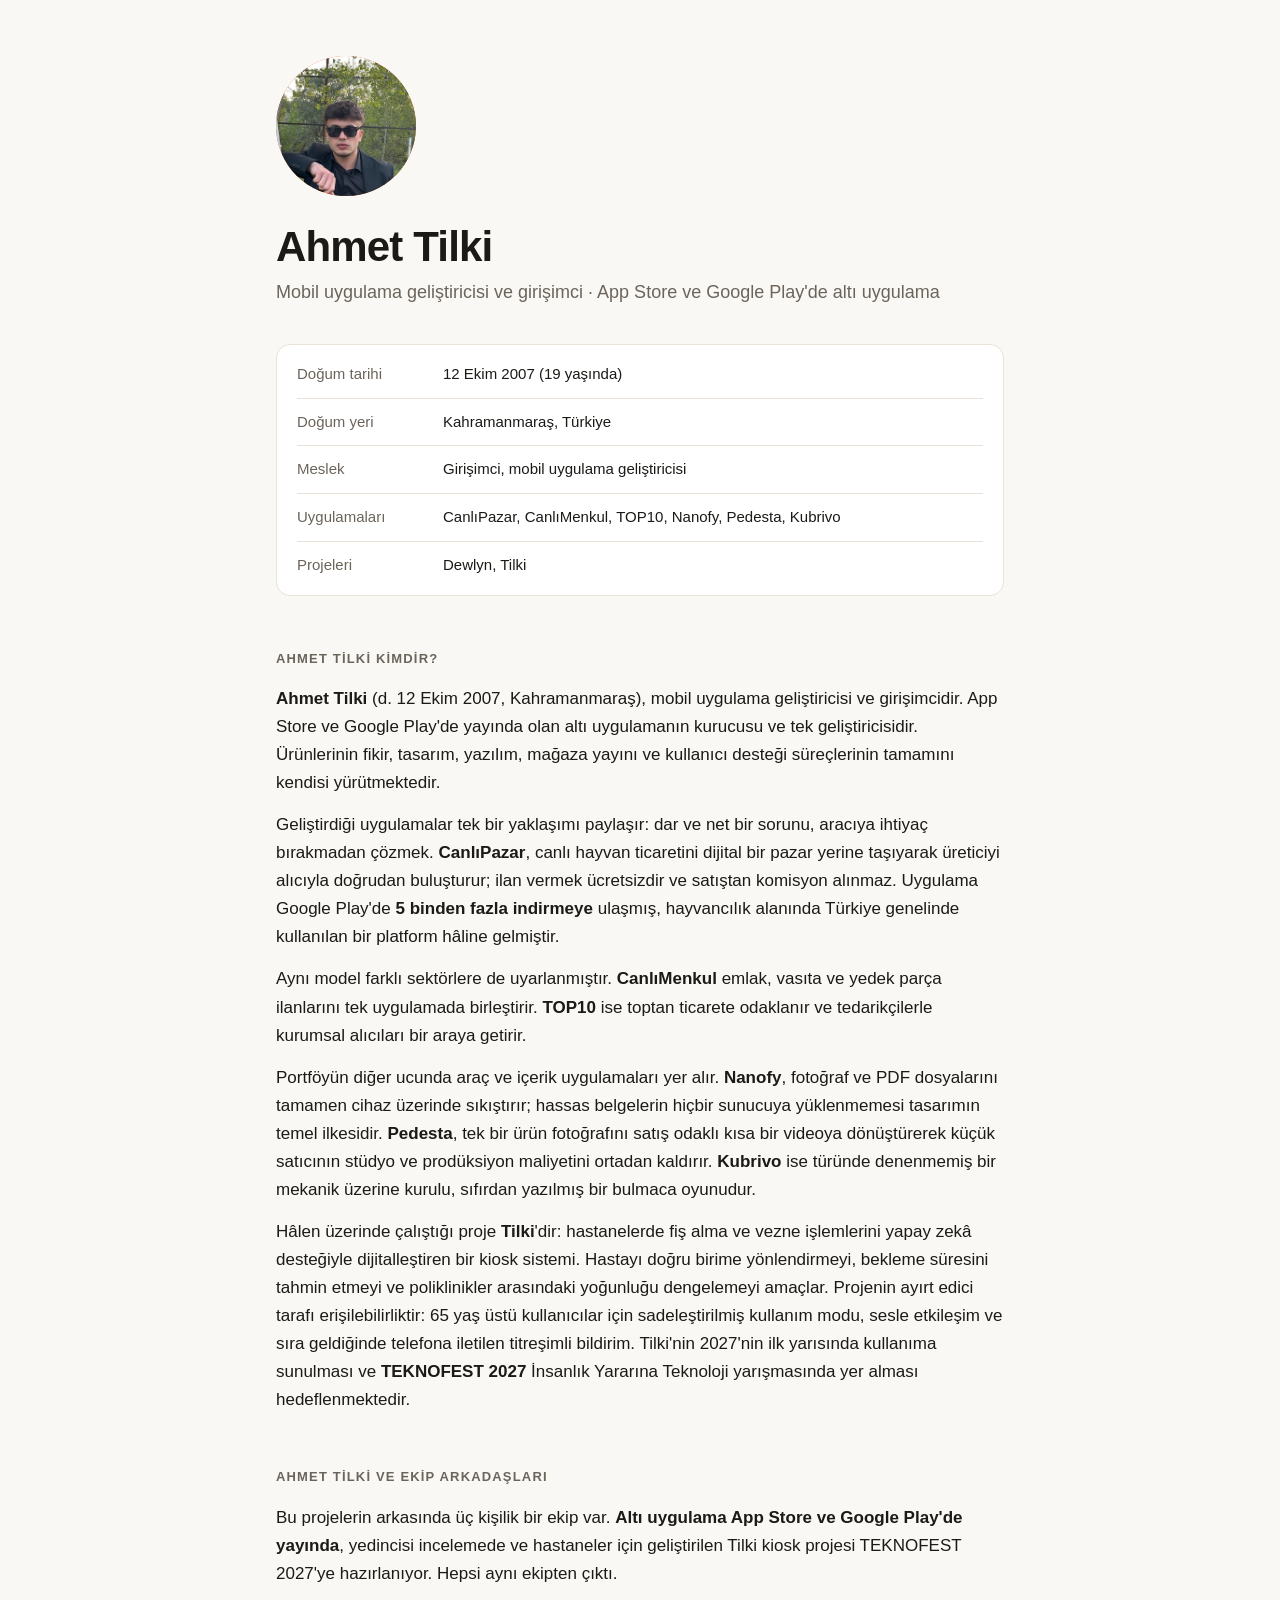
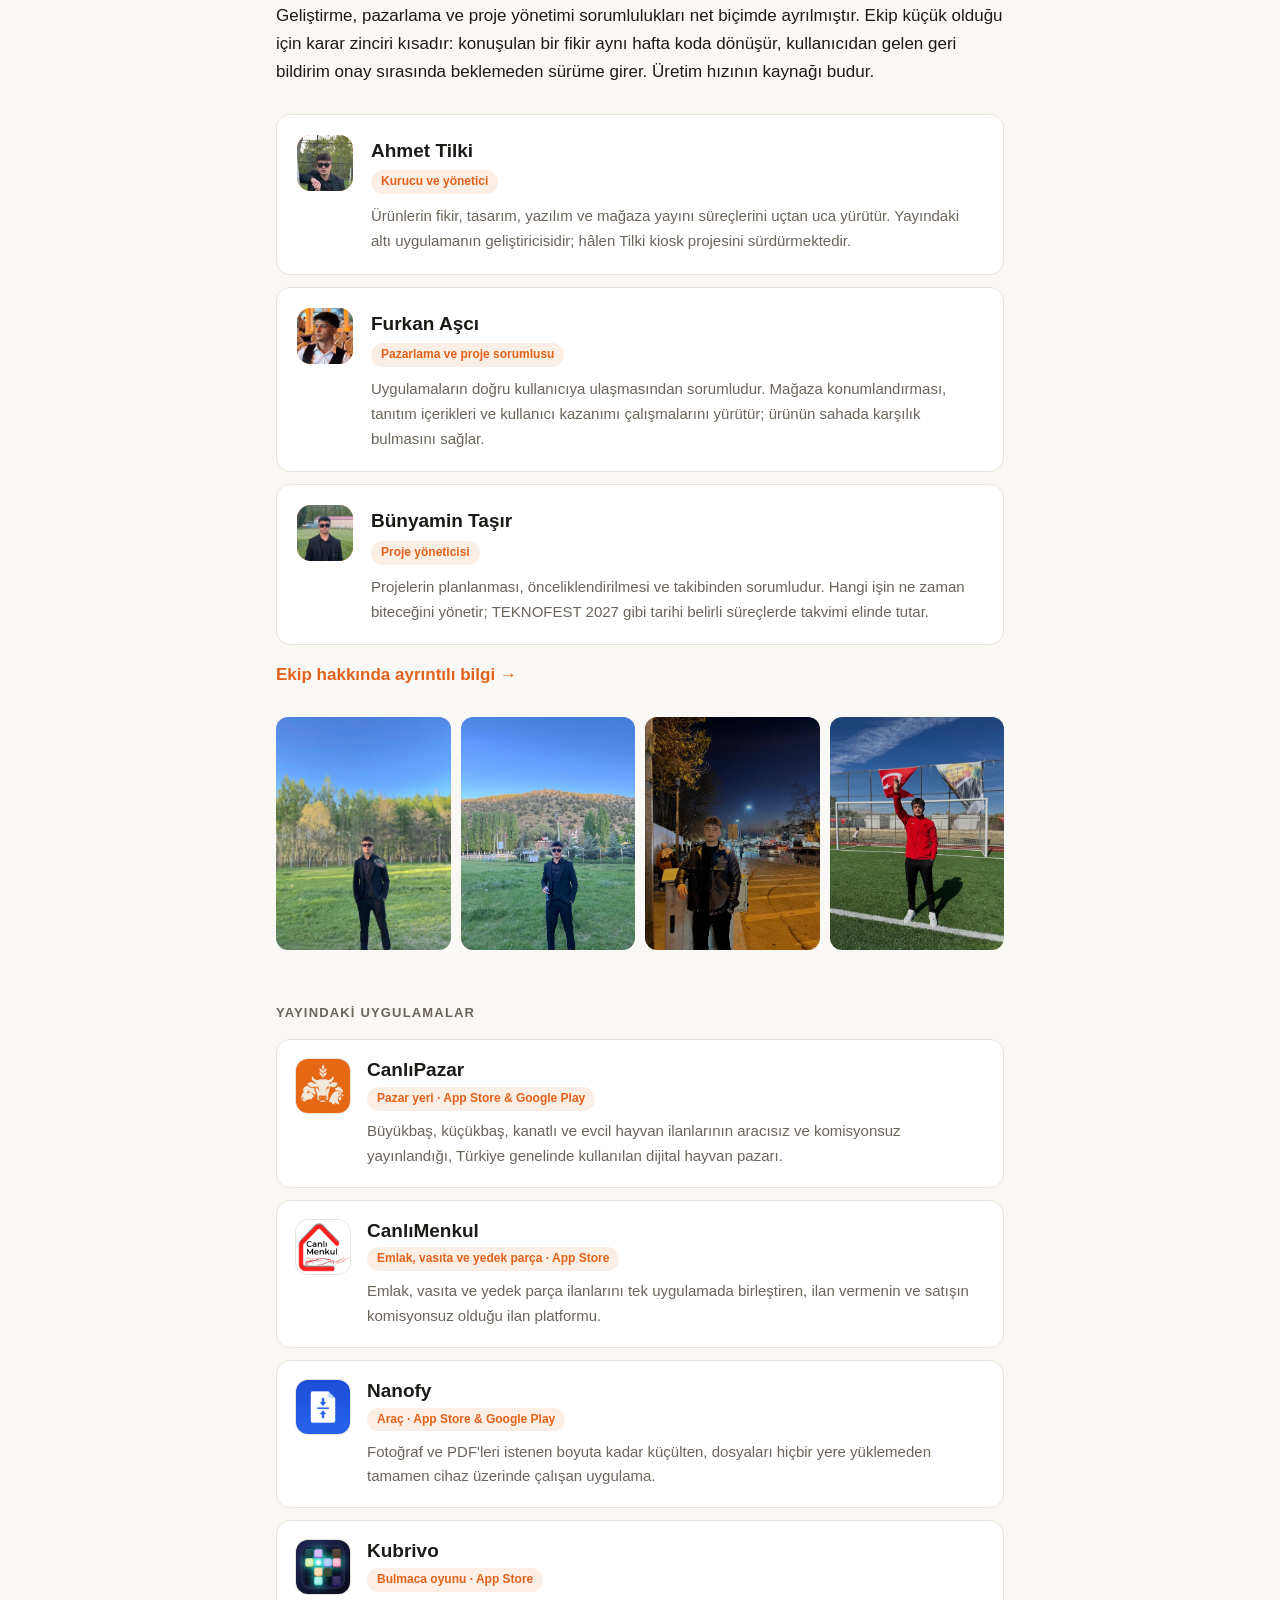
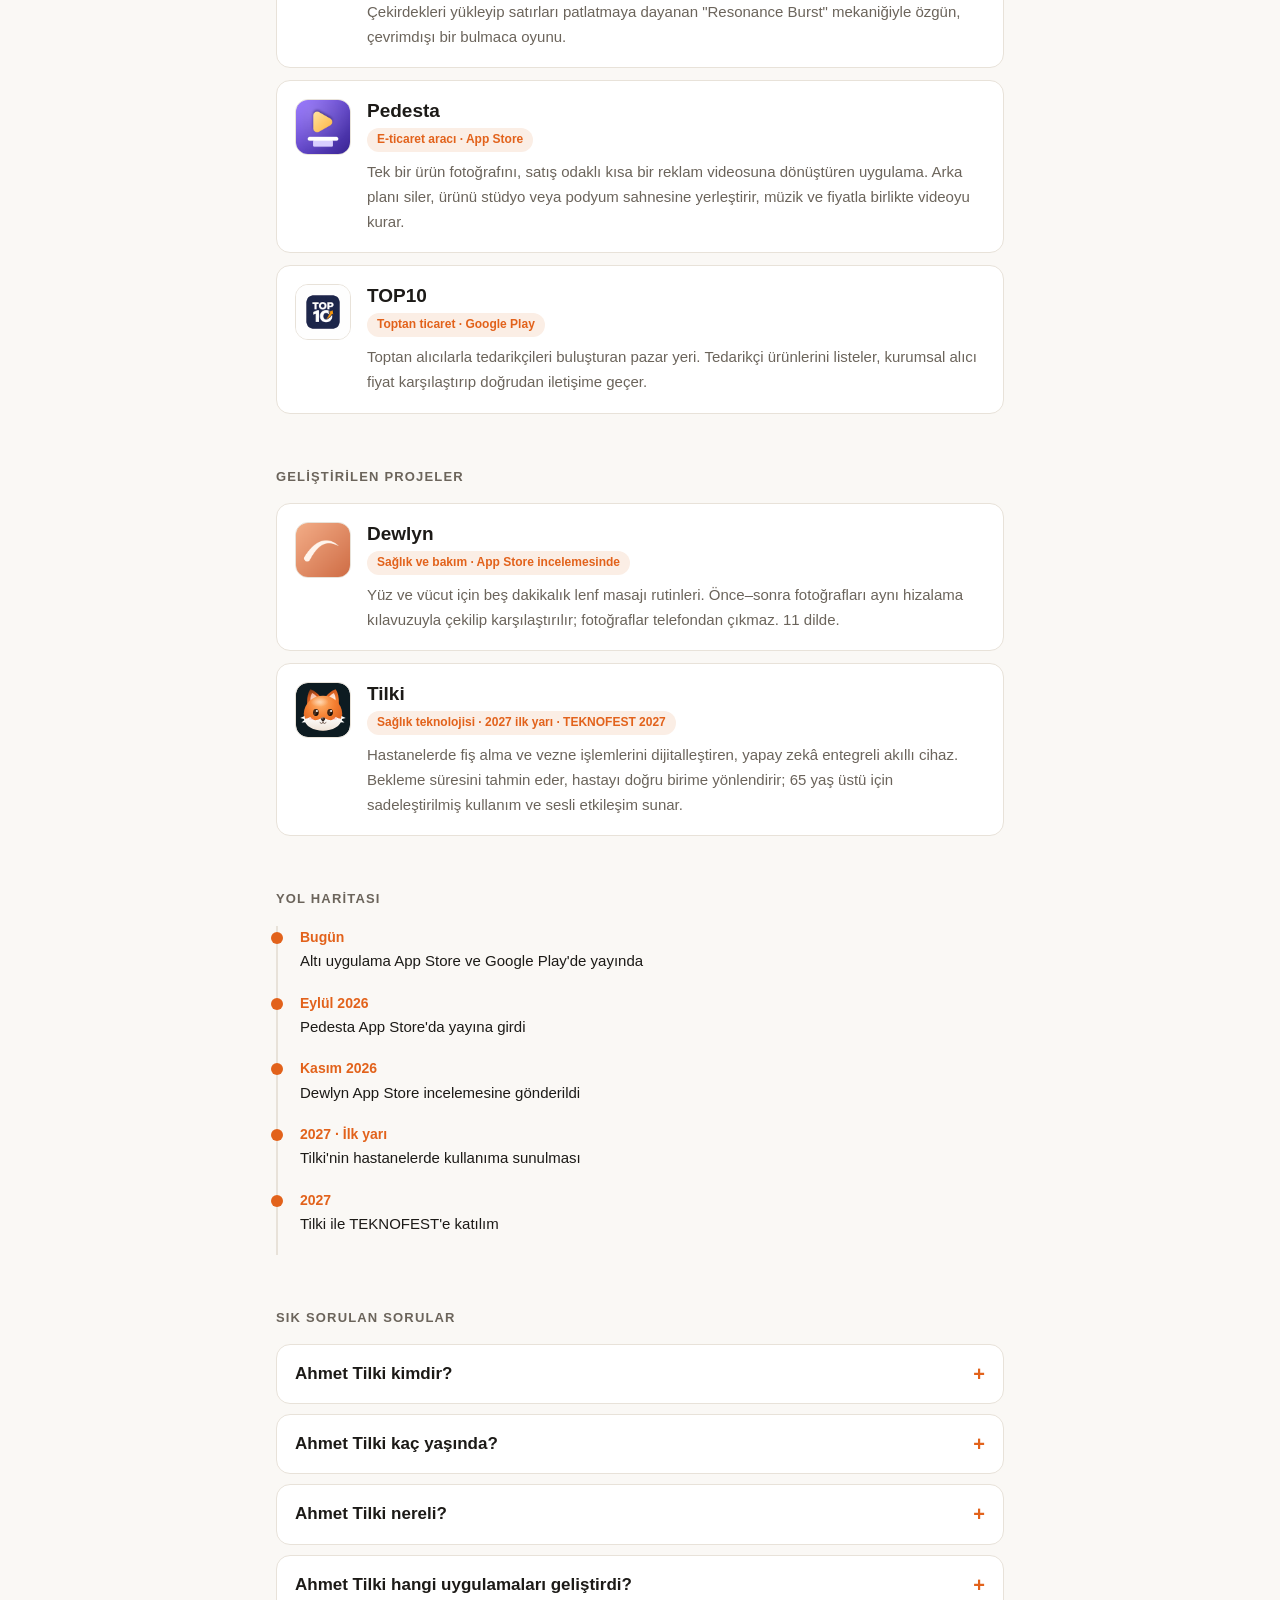
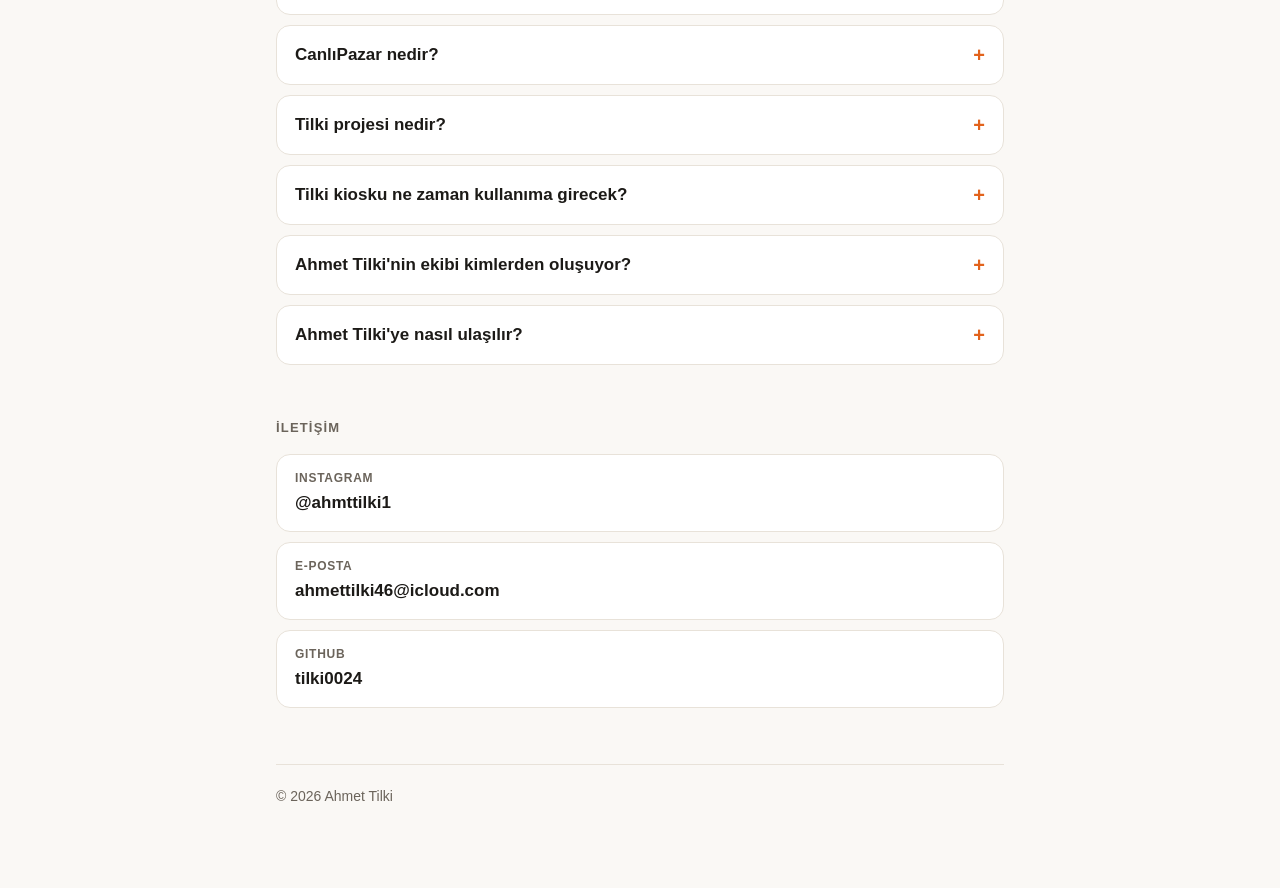
<file: index.html>
<!doctype html>
<html lang="tr">
<head>
<meta charset="utf-8">
<meta name="viewport" content="width=device-width, initial-scale=1">
<title>Ahmet Tilki — Mobil Uygulama Geliştiricisi ve Girişimci</title>
<meta name="description" content="Ahmet Tilki kimdir? 2007 Kahramanmaraş doğumlu Türk girişimci. App Store ve Google Play'de altı uygulamanın geliştiricisi: CanlıPazar, CanlıMenkul, TOP10, Nanofy, Pedesta ve Kubrivo. Tilki kiosk projesini geliştiriyor.">
<meta name="google-site-verification" content="MAf-XkGQhrmZaD1Z6HEuhV-UEL0mYAdxwLnnqSOkq8w">
<link rel="canonical" href="https://tilki0024.github.io/">
<meta property="og:type" content="profile">
<meta property="og:title" content="Ahmet Tilki — Mobil Uygulama Geliştiricisi ve Girişimci">
<meta property="og:description" content="App Store ve Google Play'de altı uygulamanın geliştiricisi. Tilki kiosk projesini geliştiriyor.">
<meta property="og:image" content="https://tilki0024.github.io/foto.jpg">
<script type="application/ld+json">
{
  "@context": "https://schema.org",
  "@type": "Person",
  "name": "Ahmet Tilki",
  "url": "https://tilki0024.github.io/",
  "image": "https://tilki0024.github.io/foto.jpg",
  "birthDate": "2007-10-12",
  "birthPlace": {"@type": "Place", "name": "Kahramanmaraş, Türkiye"},
  "nationality": {"@type": "Country", "name": "Türkiye"},
  "jobTitle": "Girişimci, Mobil Uygulama Geliştiricisi",
  "description": "Kahramanmaraş doğumlu Türk girişimci. App Store ve Google Play'de altı uygulamanın geliştiricisi: CanlıPazar, CanlıMenkul, TOP10, Nanofy, Pedesta ve Kubrivo. Tilki kiosk projesini geliştiriyor.",
  "knowsAbout": ["Girişimcilik", "Mobil uygulama geliştirme", "Flutter", "Firebase", "E-ticaret", "Sağlık teknolojileri", "Yapay zekâ"],
  "email": "mailto:ahmettilki46@icloud.com",
  "sameAs": ["https://www.instagram.com/ahmttilki1/", "https://github.com/tilki0024"]
}
</script>
<script type="application/ld+json">
{
  "@context": "https://schema.org",
  "@type": "FAQPage",
  "mainEntity": [
    {
      "@type": "Question",
      "name": "Ahmet Tilki kimdir?",
      "acceptedAnswer": {
        "@type": "Answer",
        "text": "Ahmet Tilki, 12 Ekim 2007'de Kahramanmaraş'ta doğan mobil uygulama geliştiricisi ve girişimcidir. App Store ve Google Play'de yayında olan altı uygulamanın kurucusu ve tek geliştiricisidir."
      }
    },
    {
      "@type": "Question",
      "name": "Ahmet Tilki kaç yaşında?",
      "acceptedAnswer": {
        "@type": "Answer",
        "text": "12 Ekim 2007 doğumludur."
      }
    },
    {
      "@type": "Question",
      "name": "Ahmet Tilki nereli?",
      "acceptedAnswer": {
        "@type": "Answer",
        "text": "Kahramanmaraş doğumludur."
      }
    },
    {
      "@type": "Question",
      "name": "Ahmet Tilki hangi uygulamaları geliştirdi?",
      "acceptedAnswer": {
        "@type": "Answer",
        "text": "Yayındaki uygulamaları CanlıPazar, CanlıMenkul, TOP10, Nanofy, Pedesta ve Kubrivo'dur. Lenf masajı uygulaması Dewlyn ise App Store incelemesindedir. CanlıPazar canlı hayvan ticareti, CanlıMenkul emlak ve vasıta ilanları, TOP10 toptan ticaret içindir. Nanofy fotoğraf ve PDF sıkıştırır, Pedesta ürün fotoğrafından satış videosu üretir, Kubrivo ise bir bulmaca oyunudur."
      }
    },
    {
      "@type": "Question",
      "name": "CanlıPazar nedir?",
      "acceptedAnswer": {
        "@type": "Answer",
        "text": "CanlıPazar, canlı hayvan alım satımını dijital bir pazar yerinde toplayan mobil uygulamadır. İlan vermek ücretsizdir, satıştan komisyon alınmaz ve alıcı ile satıcı aracısız görüşür. Google Play'de 5 binden fazla indirmeye ulaşmıştır."
      }
    },
    {
      "@type": "Question",
      "name": "Tilki projesi nedir?",
      "acceptedAnswer": {
        "@type": "Answer",
        "text": "Tilki, hastanelerde fiş alma ve vezne işlemlerini yapay zekâ desteğiyle dijitalleştiren bir kiosk sistemidir. Hastayı doğru birime yönlendirir, bekleme süresini tahmin eder ve 65 yaş üstü kullanıcılar için sadeleştirilmiş kullanım, sesle etkileşim ve titreşimli sıra bildirimi sunar."
      }
    },
    {
      "@type": "Question",
      "name": "Tilki kiosku ne zaman kullanıma girecek?",
      "acceptedAnswer": {
        "@type": "Answer",
        "text": "Projenin 2027'nin ilk yarısında kullanıma sunulması ve TEKNOFEST 2027 İnsanlık Yararına Teknoloji yarışmasının Sağlık Teknolojileri kategorisinde yer alması hedeflenmektedir."
      }
    },
    {
      "@type": "Question",
      "name": "Ahmet Tilki'nin ekibi kimlerden oluşuyor?",
      "acceptedAnswer": {
        "@type": "Answer",
        "text": "Ekip üç kişiden oluşuyor: Ahmet Tilki (kurucu ve yönetici), Furkan Aşcı (pazarlama ve proje sorumlusu) ve Bünyamin Taşır (proje yöneticisi)."
      }
    },
    {
      "@type": "Question",
      "name": "Ahmet Tilki'ye nasıl ulaşılır?",
      "acceptedAnswer": {
        "@type": "Answer",
        "text": "Instagram'dan @ahmttilki1 hesabına, e-posta ile ahmettilki46@icloud.com adresine ulaşılabilir. Açık kaynak çalışmaları GitHub'da tilki0024 kullanıcı adındadır."
      }
    }
  ]
}
</script>
<link rel="stylesheet" href="/stil.css">
</head>
<body>
<main>
<header>
  <div class="foto" aria-hidden="true">AT<img src="foto.jpg" alt="" onerror="this.remove()"></div>
  <div>
    <h1>Ahmet Tilki</h1>
    <p class="rol">Mobil uygulama geliştiricisi ve girişimci · App Store ve Google Play'de altı uygulama</p>
  </div>
</header>

<dl class="kunye">
  <div><dt>Doğum tarihi</dt><dd>12 Ekim 2007 (<span id="yas">18</span> yaşında)</dd></div>
  <div><dt>Doğum yeri</dt><dd>Kahramanmaraş, Türkiye</dd></div>
  <div><dt>Meslek</dt><dd>Girişimci, mobil uygulama geliştiricisi</dd></div>
  <div><dt>Uygulamaları</dt><dd>CanlıPazar, CanlıMenkul, TOP10, Nanofy, Pedesta, Kubrivo</dd></div>
  <div><dt>Projeleri</dt><dd>Dewlyn, Tilki</dd></div>
</dl>

<h2>Ahmet Tilki kimdir?</h2>
<p><b>Ahmet Tilki</b> (d. 12 Ekim 2007, Kahramanmaraş), mobil uygulama geliştiricisi ve girişimcidir. App Store ve Google Play'de yayında olan altı uygulamanın kurucusu ve tek geliştiricisidir. Ürünlerinin fikir, tasarım, yazılım, mağaza yayını ve kullanıcı desteği süreçlerinin tamamını kendisi yürütmektedir.</p>
<p>Geliştirdiği uygulamalar tek bir yaklaşımı paylaşır: dar ve net bir sorunu, aracıya ihtiyaç bırakmadan çözmek. <b>CanlıPazar</b>, canlı hayvan ticaretini dijital bir pazar yerine taşıyarak üreticiyi alıcıyla doğrudan buluşturur; ilan vermek ücretsizdir ve satıştan komisyon alınmaz. Uygulama Google Play'de <b>5 binden fazla indirmeye</b> ulaşmış, hayvancılık alanında Türkiye genelinde kullanılan bir platform hâline gelmiştir.</p>
<p>Aynı model farklı sektörlere de uyarlanmıştır. <b>CanlıMenkul</b> emlak, vasıta ve yedek parça ilanlarını tek uygulamada birleştirir. <b>TOP10</b> ise toptan ticarete odaklanır ve tedarikçilerle kurumsal alıcıları bir araya getirir.</p>
<p>Portföyün diğer ucunda araç ve içerik uygulamaları yer alır. <b>Nanofy</b>, fotoğraf ve PDF dosyalarını tamamen cihaz üzerinde sıkıştırır; hassas belgelerin hiçbir sunucuya yüklenmemesi tasarımın temel ilkesidir. <b>Pedesta</b>, tek bir ürün fotoğrafını satış odaklı kısa bir videoya dönüştürerek küçük satıcının stüdyo ve prodüksiyon maliyetini ortadan kaldırır. <b>Kubrivo</b> ise türünde denenmemiş bir mekanik üzerine kurulu, sıfırdan yazılmış bir bulmaca oyunudur.</p>
<p>Hâlen üzerinde çalıştığı proje <b>Tilki</b>'dir: hastanelerde fiş alma ve vezne işlemlerini yapay zekâ desteğiyle dijitalleştiren bir kiosk sistemi. Hastayı doğru birime yönlendirmeyi, bekleme süresini tahmin etmeyi ve poliklinikler arasındaki yoğunluğu dengelemeyi amaçlar. Projenin ayırt edici tarafı erişilebilirliktir: 65 yaş üstü kullanıcılar için sadeleştirilmiş kullanım modu, sesle etkileşim ve sıra geldiğinde telefona iletilen titreşimli bildirim. Tilki'nin 2027'nin ilk yarısında kullanıma sunulması ve <b>TEKNOFEST 2027</b> İnsanlık Yararına Teknoloji yarışmasında yer alması hedeflenmektedir.</p>

<h2>Ahmet Tilki ve ekip arkadaşları</h2>
<p>Bu projelerin arkasında üç kişilik bir ekip var. <b>Altı uygulama App Store ve Google Play'de yayında</b>, yedincisi incelemede ve hastaneler için geliştirilen Tilki kiosk projesi TEKNOFEST 2027'ye hazırlanıyor. Hepsi aynı ekipten çıktı.</p>
<p>Geliştirme, pazarlama ve proje yönetimi sorumlulukları net biçimde ayrılmıştır. Ekip küçük olduğu için karar zinciri kısadır: konuşulan bir fikir aynı hafta koda dönüşür, kullanıcıdan gelen geri bildirim onay sırasında beklemeden sürüme girer. Üretim hızının kaynağı budur.</p>
<div class="ekip">
  <div class="uye">
    <img class="bas" src="/img/ekip-at.jpg" alt="Ahmet Tilki">
    <div>
      <h3>Ahmet Tilki</h3>
      <span class="etiket">Kurucu ve yönetici</span>
      <p>Ürünlerin fikir, tasarım, yazılım ve mağaza yayını süreçlerini uçtan uca yürütür. Yayındaki altı uygulamanın geliştiricisidir; hâlen Tilki kiosk projesini sürdürmektedir.</p>
    </div>
  </div>
  <div class="uye">
    <img class="bas" src="/img/ekip-fa.jpg" alt="Furkan Aşcı">
    <div>
      <h3>Furkan Aşcı</h3>
      <span class="etiket">Pazarlama ve proje sorumlusu</span>
      <p>Uygulamaların doğru kullanıcıya ulaşmasından sorumludur. Mağaza konumlandırması, tanıtım içerikleri ve kullanıcı kazanımı çalışmalarını yürütür; ürünün sahada karşılık bulmasını sağlar.</p>
    </div>
  </div>
  <div class="uye">
    <img class="bas" src="/img/ekip-bt.jpg" alt="Bünyamin Taşır">
    <div>
      <h3>Bünyamin Taşır</h3>
      <span class="etiket">Proje yöneticisi</span>
      <p>Projelerin planlanması, önceliklendirilmesi ve takibinden sorumludur. Hangi işin ne zaman biteceğini yönetir; TEKNOFEST 2027 gibi tarihi belirli süreçlerde takvimi elinde tutar.</p>
    </div>
  </div>
</div>
<p class="ekip-link"><a href="/ekip.html">Ekip hakkında ayrıntılı bilgi →</a></p>

<div class="galeri dort">
  <img src="foto5.jpg" alt="Ahmet Tilki" loading="lazy">
  <img src="foto2.jpg" alt="Ahmet Tilki" loading="lazy">
  <img src="foto4.jpg" alt="Ahmet Tilki" loading="lazy">
  <img src="foto3.jpg" alt="Ahmet Tilki" loading="lazy">
</div>

<h2>Yayındaki uygulamalar</h2>
<div class="kart">
  <img class="logo" src="img/canlipazar.png" alt="CanlıPazar logosu">
  <div><h3><a href="/canlipazar.html">CanlıPazar</a></h3><span class="etiket">Pazar yeri · App Store &amp; Google Play</span>
  <p>Büyükbaş, küçükbaş, kanatlı ve evcil hayvan ilanlarının aracısız ve komisyonsuz yayınlandığı, Türkiye genelinde kullanılan dijital hayvan pazarı.</p></div>
</div>
<div class="kart">
  <img class="logo" src="img/canlimenkul.png" alt="CanlıMenkul logosu">
  <div><h3><a href="/canlimenkul.html">CanlıMenkul</a></h3><span class="etiket">Emlak, vasıta ve yedek parça · App Store</span>
  <p>Emlak, vasıta ve yedek parça ilanlarını tek uygulamada birleştiren, ilan vermenin ve satışın komisyonsuz olduğu ilan platformu.</p></div>
</div>
<div class="kart">
  <img class="logo" src="img/nanofy.png" alt="Nanofy logosu">
  <div><h3><a href="/nanofy.html">Nanofy</a></h3><span class="etiket">Araç · App Store &amp; Google Play</span>
  <p>Fotoğraf ve PDF'leri istenen boyuta kadar küçülten, dosyaları hiçbir yere yüklemeden tamamen cihaz üzerinde çalışan uygulama.</p></div>
</div>
<div class="kart">
  <img class="logo" src="img/kubrivo.png" alt="Kubrivo logosu">
  <div><h3><a href="/kubrivo.html">Kubrivo</a></h3><span class="etiket">Bulmaca oyunu · App Store</span>
  <p>Çekirdekleri yükleyip satırları patlatmaya dayanan "Resonance Burst" mekaniğiyle özgün, çevrimdışı bir bulmaca oyunu.</p></div>
</div>
<div class="kart">
  <img class="logo" src="img/pedesta.png" alt="Pedesta logosu">
  <div><h3><a href="/pedesta.html">Pedesta</a></h3><span class="etiket">E-ticaret aracı · App Store</span>
  <p>Tek bir ürün fotoğrafını, satış odaklı kısa bir reklam videosuna dönüştüren uygulama. Arka planı siler, ürünü stüdyo veya podyum sahnesine yerleştirir, müzik ve fiyatla birlikte videoyu kurar.</p></div>
</div>
<div class="kart">
  <img class="logo" src="img/top10.png" alt="TOP10 logosu">
  <div><h3><a href="/top10.html">TOP10</a></h3><span class="etiket">Toptan ticaret · Google Play</span>
  <p>Toptan alıcılarla tedarikçileri buluşturan pazar yeri. Tedarikçi ürünlerini listeler, kurumsal alıcı fiyat karşılaştırıp doğrudan iletişime geçer.</p></div>
</div>

<h2>Geliştirilen projeler</h2>
<div class="kart">
  <img class="logo" src="img/dewlyn.png" alt="Dewlyn logosu">
  <div><h3><a href="/dewlyn.html">Dewlyn</a></h3><span class="etiket">Sağlık ve bakım · App Store incelemesinde</span>
  <p>Yüz ve vücut için beş dakikalık lenf masajı rutinleri. Önce–sonra fotoğrafları aynı hizalama kılavuzuyla çekilip karşılaştırılır; fotoğraflar telefondan çıkmaz. 11 dilde.</p></div>
</div>
<div class="kart">
  <img class="logo" src="img/tilki.svg" alt="Tilki logosu">
  <div><h3><a href="/tilki.html">Tilki</a></h3><span class="etiket">Sağlık teknolojisi · 2027 ilk yarı · TEKNOFEST 2027</span>
  <p>Hastanelerde fiş alma ve vezne işlemlerini dijitalleştiren, yapay zekâ entegreli akıllı cihaz. Bekleme süresini tahmin eder, hastayı doğru birime yönlendirir; 65 yaş üstü için sadeleştirilmiş kullanım ve sesli etkileşim sunar.</p></div>
</div>

<h2>Yol haritası</h2>
<ul class="zaman">
  <li><b>Bugün</b>Altı uygulama App Store ve Google Play'de yayında</li>
  <li><b>Eylül 2026</b>Pedesta App Store'da yayına girdi</li>
  <li><b>Kasım 2026</b>Dewlyn App Store incelemesine gönderildi</li>
  <li><b>2027 · İlk yarı</b>Tilki'nin hastanelerde kullanıma sunulması</li>
  <li><b>2027</b>Tilki ile TEKNOFEST'e katılım</li>
</ul>

<h2>Sık sorulan sorular</h2>
<div class="sss">
  <details>
    <summary>Ahmet Tilki kimdir?</summary>
    <p>Ahmet Tilki, 12 Ekim 2007'de Kahramanmaraş'ta doğan mobil uygulama geliştiricisi ve girişimcidir. App Store ve Google Play'de yayında olan altı uygulamanın kurucusu ve tek geliştiricisidir.</p>
  </details>
  <details>
    <summary>Ahmet Tilki kaç yaşında?</summary>
    <p>12 Ekim 2007 doğumludur.</p>
  </details>
  <details>
    <summary>Ahmet Tilki nereli?</summary>
    <p>Kahramanmaraş doğumludur.</p>
  </details>
  <details>
    <summary>Ahmet Tilki hangi uygulamaları geliştirdi?</summary>
    <p>Yayındaki uygulamaları CanlıPazar, CanlıMenkul, TOP10, Nanofy, Pedesta ve Kubrivo'dur. Lenf masajı uygulaması Dewlyn ise App Store incelemesindedir. CanlıPazar canlı hayvan ticareti, CanlıMenkul emlak ve vasıta ilanları, TOP10 toptan ticaret içindir. Nanofy fotoğraf ve PDF sıkıştırır, Pedesta ürün fotoğrafından satış videosu üretir, Kubrivo ise bir bulmaca oyunudur.</p>
  </details>
  <details>
    <summary>CanlıPazar nedir?</summary>
    <p>CanlıPazar, canlı hayvan alım satımını dijital bir pazar yerinde toplayan mobil uygulamadır. İlan vermek ücretsizdir, satıştan komisyon alınmaz ve alıcı ile satıcı aracısız görüşür. Google Play'de 5 binden fazla indirmeye ulaşmıştır.</p>
  </details>
  <details>
    <summary>Tilki projesi nedir?</summary>
    <p>Tilki, hastanelerde fiş alma ve vezne işlemlerini yapay zekâ desteğiyle dijitalleştiren bir kiosk sistemidir. Hastayı doğru birime yönlendirir, bekleme süresini tahmin eder ve 65 yaş üstü kullanıcılar için sadeleştirilmiş kullanım, sesle etkileşim ve titreşimli sıra bildirimi sunar.</p>
  </details>
  <details>
    <summary>Tilki kiosku ne zaman kullanıma girecek?</summary>
    <p>Projenin 2027'nin ilk yarısında kullanıma sunulması ve TEKNOFEST 2027 İnsanlık Yararına Teknoloji yarışmasının Sağlık Teknolojileri kategorisinde yer alması hedeflenmektedir.</p>
  </details>
  <details>
    <summary>Ahmet Tilki'nin ekibi kimlerden oluşuyor?</summary>
    <p>Ekip üç kişiden oluşuyor: Ahmet Tilki (kurucu ve yönetici), Furkan Aşcı (pazarlama ve proje sorumlusu) ve Bünyamin Taşır (proje yöneticisi).</p>
  </details>
  <details>
    <summary>Ahmet Tilki'ye nasıl ulaşılır?</summary>
    <p>Instagram'dan @ahmttilki1 hesabına, e-posta ile ahmettilki46@icloud.com adresine ulaşılabilir. Açık kaynak çalışmaları GitHub'da tilki0024 kullanıcı adındadır.</p>
  </details>
</div>

<h2>İletişim</h2>
<div class="iletisim">
  <a href="https://www.instagram.com/ahmttilki1/" rel="me"><span>Instagram</span>@ahmttilki1</a>
  <a href="mailto:ahmettilki46@icloud.com"><span>E-posta</span>ahmettilki46@icloud.com</a>
  <a href="https://github.com/tilki0024" rel="me"><span lang="en">GitHub</span>tilki0024</a>
</div>

<footer>© <span id="yil">2026</span> Ahmet Tilki</footer>
</main>
<script>
var d = new Date(2007, 9, 12), n = new Date(), y = n.getFullYear() - 2007;
if (n < new Date(n.getFullYear(), 9, 12)) y--;
document.getElementById("yas").textContent = y;
document.getElementById("yil").textContent = n.getFullYear();
</script>
</body>
</html>
</file>
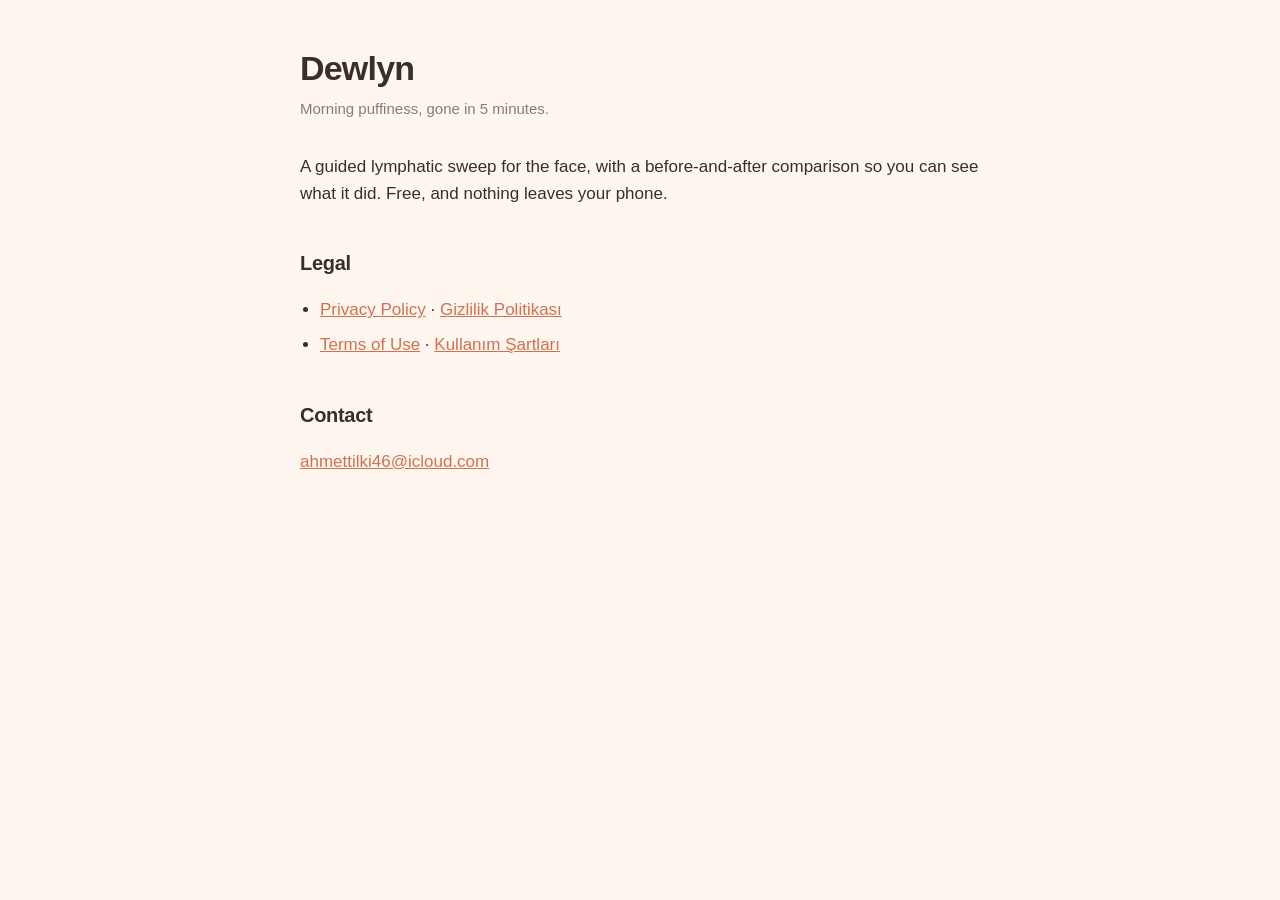
<file: dewlyn/index.html>
<!doctype html>
<html lang="en">
<head>
<meta charset="utf-8">
<meta name="viewport" content="width=device-width, initial-scale=1">
<title>Dewlyn</title>
<link rel="stylesheet" href="style.css">
</head>
<body>
<main>
  <h1>Dewlyn</h1>
  <p class="updated">Morning puffiness, gone in 5 minutes.</p>
  <p>A guided lymphatic sweep for the face, with a before-and-after comparison
  so you can see what it did. Free, and nothing leaves your phone.</p>
  <h2>Legal</h2>
  <ul>
    <li><a href="privacy.html">Privacy Policy</a> · <a href="gizlilik.html">Gizlilik Politikası</a></li>
    <li><a href="terms.html">Terms of Use</a> · <a href="kullanim-sartlari.html">Kullanım Şartları</a></li>
  </ul>
  <h2>Contact</h2>
  <p><a href="mailto:ahmettilki46@icloud.com">ahmettilki46@icloud.com</a></p>
</main>
</body>
</html>
</file>
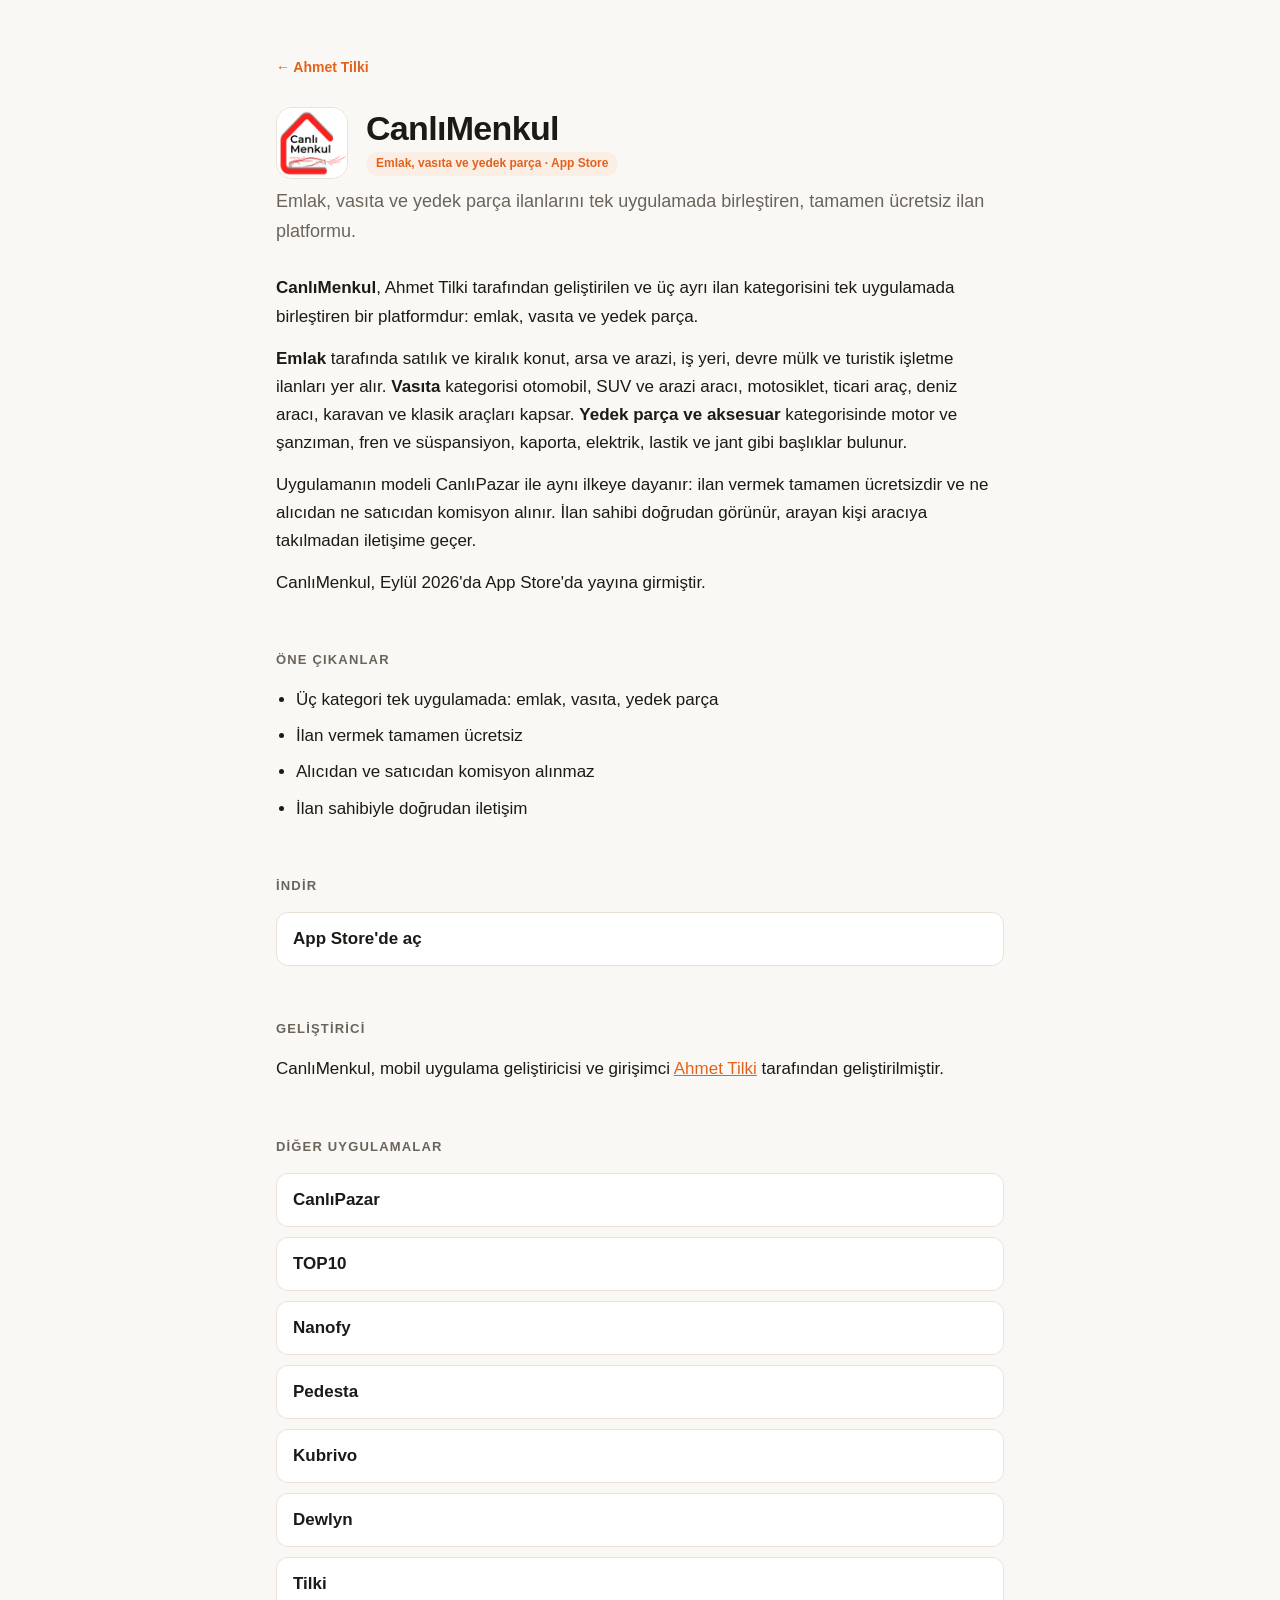
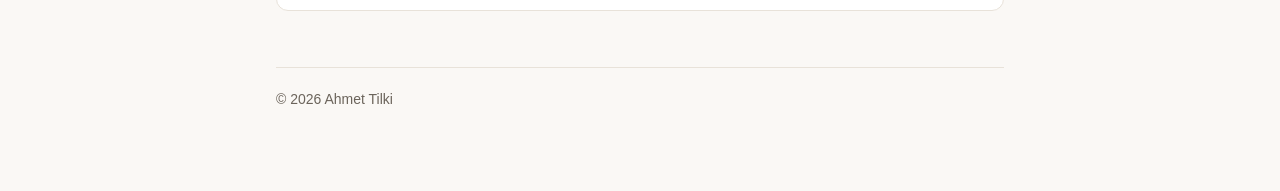
<file: canlimenkul.html>
<!doctype html>
<html lang="tr">
<head>
<meta charset="utf-8">
<meta name="viewport" content="width=device-width, initial-scale=1">
<title>CanlıMenkul — Ahmet Tilki</title>
<meta name="description" content="CanlıMenkul, Ahmet Tilki tarafından geliştirilen ücretsiz ilan platformudur: emlak, vasıta ve yedek parça ilanları tek uygulamada.">
<link rel="canonical" href="https://tilki0024.github.io/canlimenkul.html">
<meta property="og:title" content="CanlıMenkul — Ahmet Tilki">
<meta property="og:description" content="CanlıMenkul, Ahmet Tilki tarafından geliştirilen ücretsiz ilan platformudur: emlak, vasıta ve yedek parça ilanları tek uygulamada.">
<link rel="stylesheet" href="/stil.css">
<script type="application/ld+json">
{
  "@context": "https://schema.org",
  "@type": "SoftwareApplication",
  "name": "CanlıMenkul",
  "url": "https://tilki0024.github.io/canlimenkul.html",
  "applicationCategory": "MobileApplication",
  "operatingSystem": "iOS",
  "downloadUrl": "https://apps.apple.com/tr/app/id6806666282",
  "description": "Emlak, vasıta ve yedek parça ilanlarını tek uygulamada birleştiren, tamamen ücretsiz ilan platformu.",
  "author": {
    "@type": "Person",
    "name": "Ahmet Tilki",
    "url": "https://tilki0024.github.io/"
  }
}
</script>
</head>
<body>
<main>
<p class="ust"><a href="/">← Ahmet Tilki</a></p>

<div class="proje-bas">
  <img src="/img/canlimenkul.png" alt="CanlıMenkul logosu">
  <div>
    <h1>CanlıMenkul</h1>
    <span class="etiket">Emlak, vasıta ve yedek parça · App Store</span>
  </div>
</div>
<p class="ozet">Emlak, vasıta ve yedek parça ilanlarını tek uygulamada birleştiren, tamamen ücretsiz ilan platformu.</p>

<p><b>CanlıMenkul</b>, Ahmet Tilki tarafından geliştirilen ve üç ayrı ilan kategorisini tek uygulamada birleştiren bir platformdur: emlak, vasıta ve yedek parça.</p>
<p><b>Emlak</b> tarafında satılık ve kiralık konut, arsa ve arazi, iş yeri, devre mülk ve turistik işletme ilanları yer alır. <b>Vasıta</b> kategorisi otomobil, SUV ve arazi aracı, motosiklet, ticari araç, deniz aracı, karavan ve klasik araçları kapsar. <b>Yedek parça ve aksesuar</b> kategorisinde motor ve şanzıman, fren ve süspansiyon, kaporta, elektrik, lastik ve jant gibi başlıklar bulunur.</p>
<p>Uygulamanın modeli CanlıPazar ile aynı ilkeye dayanır: ilan vermek tamamen ücretsizdir ve ne alıcıdan ne satıcıdan komisyon alınır. İlan sahibi doğrudan görünür, arayan kişi aracıya takılmadan iletişime geçer.</p>
<p>CanlıMenkul, Eylül 2026'da App Store'da yayına girmiştir.</p>

<h2>Öne çıkanlar</h2>
<ul class="ozellik">
  <li>Üç kategori tek uygulamada: emlak, vasıta, yedek parça</li>
  <li>İlan vermek tamamen ücretsiz</li>
  <li>Alıcıdan ve satıcıdan komisyon alınmaz</li>
  <li>İlan sahibiyle doğrudan iletişim</li>
</ul>

<h2>İndir</h2>
<div class="digerleri"><a href="https://apps.apple.com/tr/app/id6806666282">App Store'de aç</a></div>

<h2>Geliştirici</h2>
<p>CanlıMenkul, mobil uygulama geliştiricisi ve girişimci <a href="/">Ahmet Tilki</a> tarafından geliştirilmiştir.</p>

<h2>Diğer uygulamalar</h2>
<div class="digerleri">
  <a href="/canlipazar.html">CanlıPazar</a>
  <a href="/top10.html">TOP10</a>
  <a href="/nanofy.html">Nanofy</a>
  <a href="/pedesta.html">Pedesta</a>
  <a href="/kubrivo.html">Kubrivo</a>
  <a href="/dewlyn.html">Dewlyn</a>
  <a href="/tilki.html">Tilki</a>
</div>

<footer>© <span id="yil">2026</span> Ahmet Tilki</footer>
</main>
<script>document.getElementById("yil").textContent = new Date().getFullYear();</script>
</body>
</html>
</file>
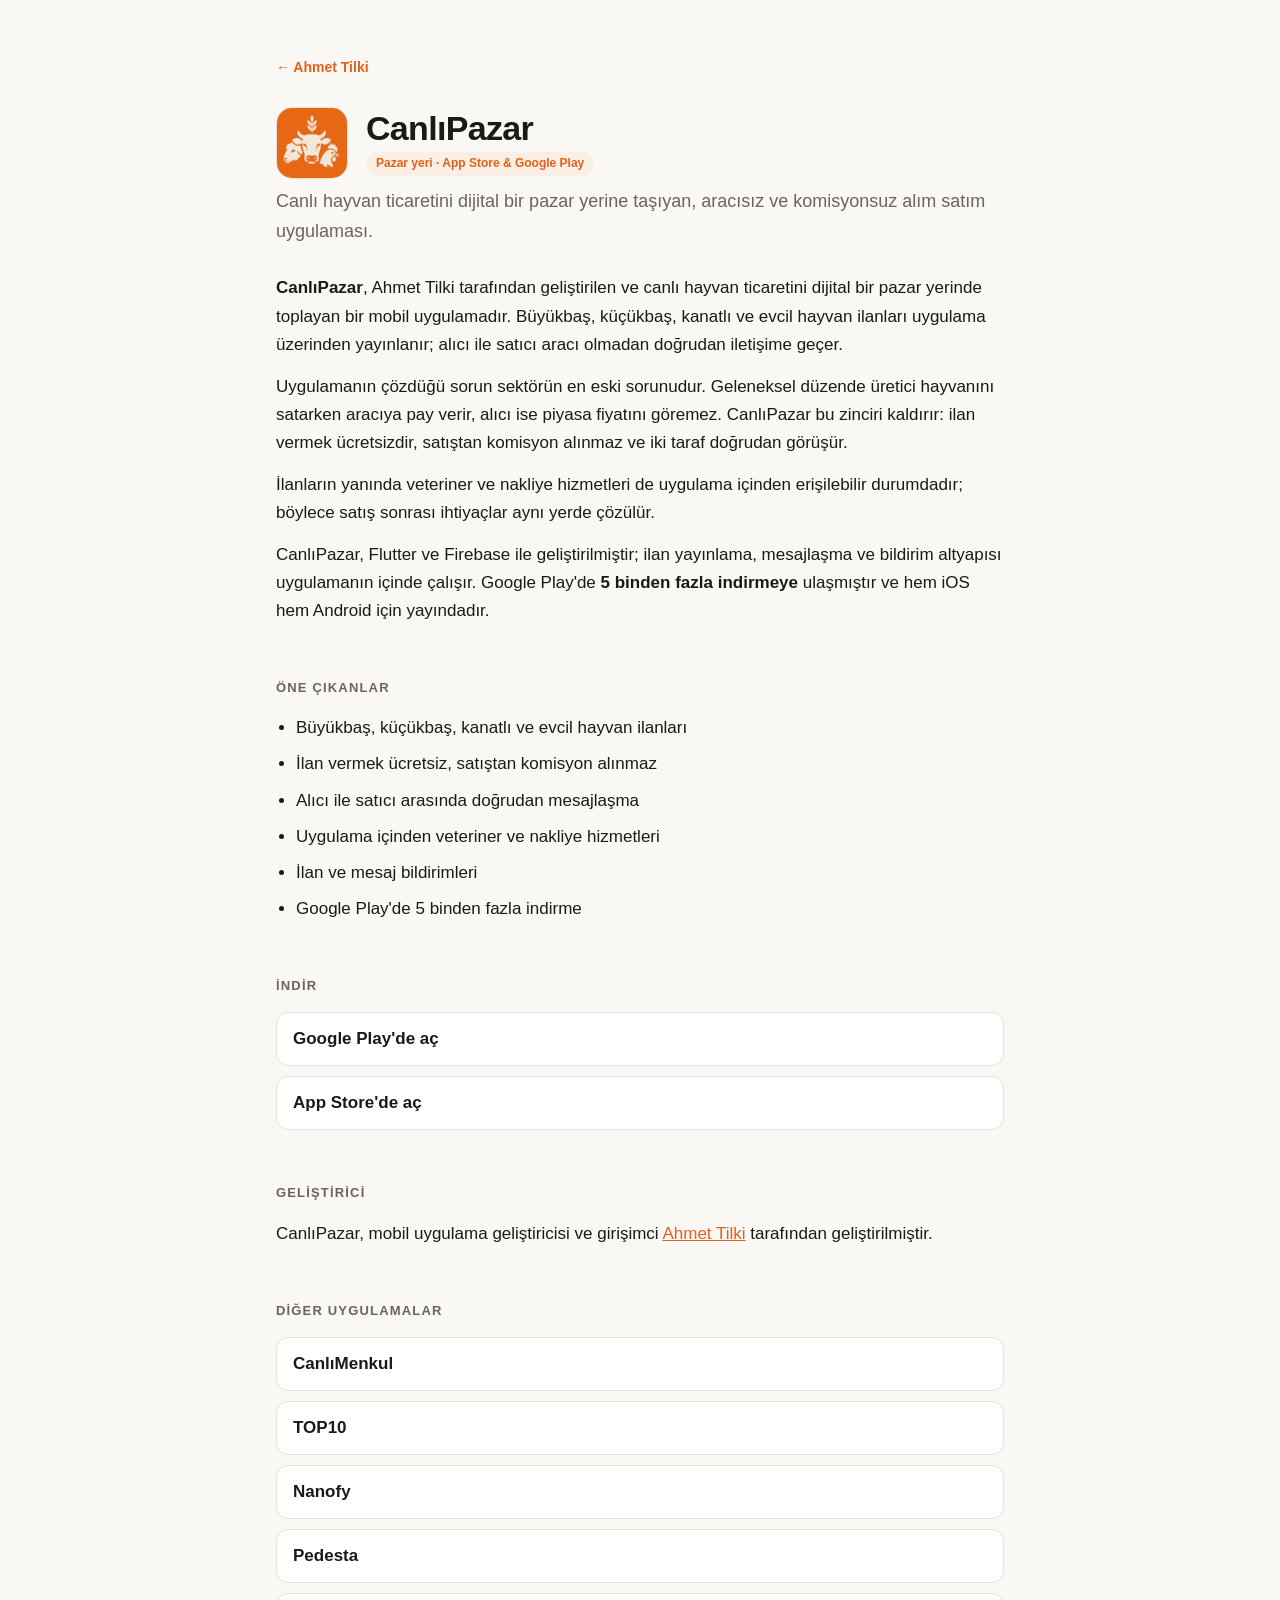
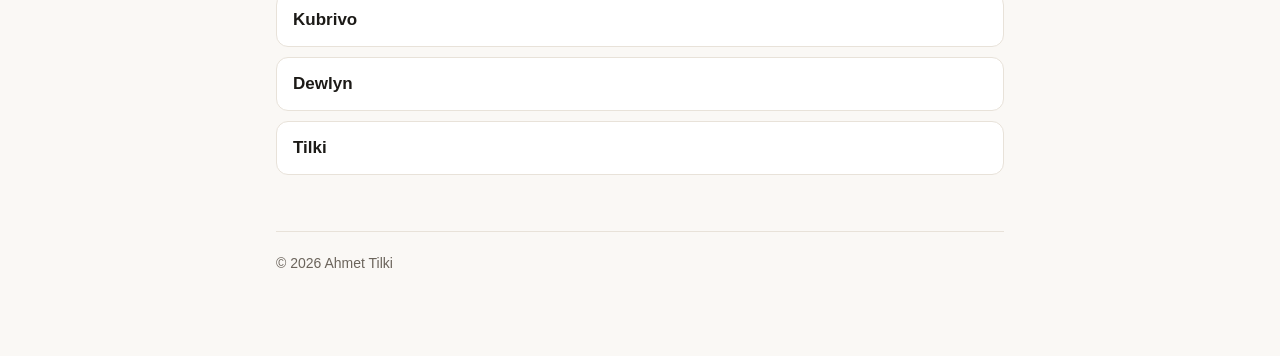
<file: canlipazar.html>
<!doctype html>
<html lang="tr">
<head>
<meta charset="utf-8">
<meta name="viewport" content="width=device-width, initial-scale=1">
<title>CanlıPazar — Ahmet Tilki</title>
<meta name="description" content="CanlıPazar, Ahmet Tilki tarafından geliştirilen dijital canlı hayvan pazarıdır. İlan vermek ücretsiz, satış komisyonsuzdur.">
<link rel="canonical" href="https://tilki0024.github.io/canlipazar.html">
<meta property="og:title" content="CanlıPazar — Ahmet Tilki">
<meta property="og:description" content="CanlıPazar, Ahmet Tilki tarafından geliştirilen dijital canlı hayvan pazarıdır. İlan vermek ücretsiz, satış komisyonsuzdur.">
<link rel="stylesheet" href="/stil.css">
<script type="application/ld+json">
{
  "@context": "https://schema.org",
  "@type": "SoftwareApplication",
  "name": "CanlıPazar",
  "url": "https://tilki0024.github.io/canlipazar.html",
  "applicationCategory": "MobileApplication",
  "operatingSystem": "iOS, Android",
  "downloadUrl": "https://play.google.com/store/apps/details?id=com.canlipazar",
  "description": "Canlı hayvan ticaretini dijital bir pazar yerine taşıyan, aracısız ve komisyonsuz alım satım uygulaması.",
  "author": {
    "@type": "Person",
    "name": "Ahmet Tilki",
    "url": "https://tilki0024.github.io/"
  }
}
</script>
</head>
<body>
<main>
<p class="ust"><a href="/">← Ahmet Tilki</a></p>

<div class="proje-bas">
  <img src="/img/canlipazar.png" alt="CanlıPazar logosu">
  <div>
    <h1>CanlıPazar</h1>
    <span class="etiket">Pazar yeri · App Store &amp; Google Play</span>
  </div>
</div>
<p class="ozet">Canlı hayvan ticaretini dijital bir pazar yerine taşıyan, aracısız ve komisyonsuz alım satım uygulaması.</p>

<p><b>CanlıPazar</b>, Ahmet Tilki tarafından geliştirilen ve canlı hayvan ticaretini dijital bir pazar yerinde toplayan bir mobil uygulamadır. Büyükbaş, küçükbaş, kanatlı ve evcil hayvan ilanları uygulama üzerinden yayınlanır; alıcı ile satıcı aracı olmadan doğrudan iletişime geçer.</p>
<p>Uygulamanın çözdüğü sorun sektörün en eski sorunudur. Geleneksel düzende üretici hayvanını satarken aracıya pay verir, alıcı ise piyasa fiyatını göremez. CanlıPazar bu zinciri kaldırır: ilan vermek ücretsizdir, satıştan komisyon alınmaz ve iki taraf doğrudan görüşür.</p>
<p>İlanların yanında veteriner ve nakliye hizmetleri de uygulama içinden erişilebilir durumdadır; böylece satış sonrası ihtiyaçlar aynı yerde çözülür.</p>
<p>CanlıPazar, Flutter ve Firebase ile geliştirilmiştir; ilan yayınlama, mesajlaşma ve bildirim altyapısı uygulamanın içinde çalışır. Google Play'de <b>5 binden fazla indirmeye</b> ulaşmıştır ve hem iOS hem Android için yayındadır.</p>

<h2>Öne çıkanlar</h2>
<ul class="ozellik">
  <li>Büyükbaş, küçükbaş, kanatlı ve evcil hayvan ilanları</li>
  <li>İlan vermek ücretsiz, satıştan komisyon alınmaz</li>
  <li>Alıcı ile satıcı arasında doğrudan mesajlaşma</li>
  <li>Uygulama içinden veteriner ve nakliye hizmetleri</li>
  <li>İlan ve mesaj bildirimleri</li>
  <li>Google Play'de 5 binden fazla indirme</li>
</ul>

<h2>İndir</h2>
<div class="digerleri"><a href="https://play.google.com/store/apps/details?id=com.canlipazar">Google Play'de aç</a><a href="https://apps.apple.com/tr/app/id6751470531">App Store'de aç</a></div>

<h2>Geliştirici</h2>
<p>CanlıPazar, mobil uygulama geliştiricisi ve girişimci <a href="/">Ahmet Tilki</a> tarafından geliştirilmiştir.</p>

<h2>Diğer uygulamalar</h2>
<div class="digerleri">
  <a href="/canlimenkul.html">CanlıMenkul</a>
  <a href="/top10.html">TOP10</a>
  <a href="/nanofy.html">Nanofy</a>
  <a href="/pedesta.html">Pedesta</a>
  <a href="/kubrivo.html">Kubrivo</a>
  <a href="/dewlyn.html">Dewlyn</a>
  <a href="/tilki.html">Tilki</a>
</div>

<footer>© <span id="yil">2026</span> Ahmet Tilki</footer>
</main>
<script>document.getElementById("yil").textContent = new Date().getFullYear();</script>
</body>
</html>
</file>
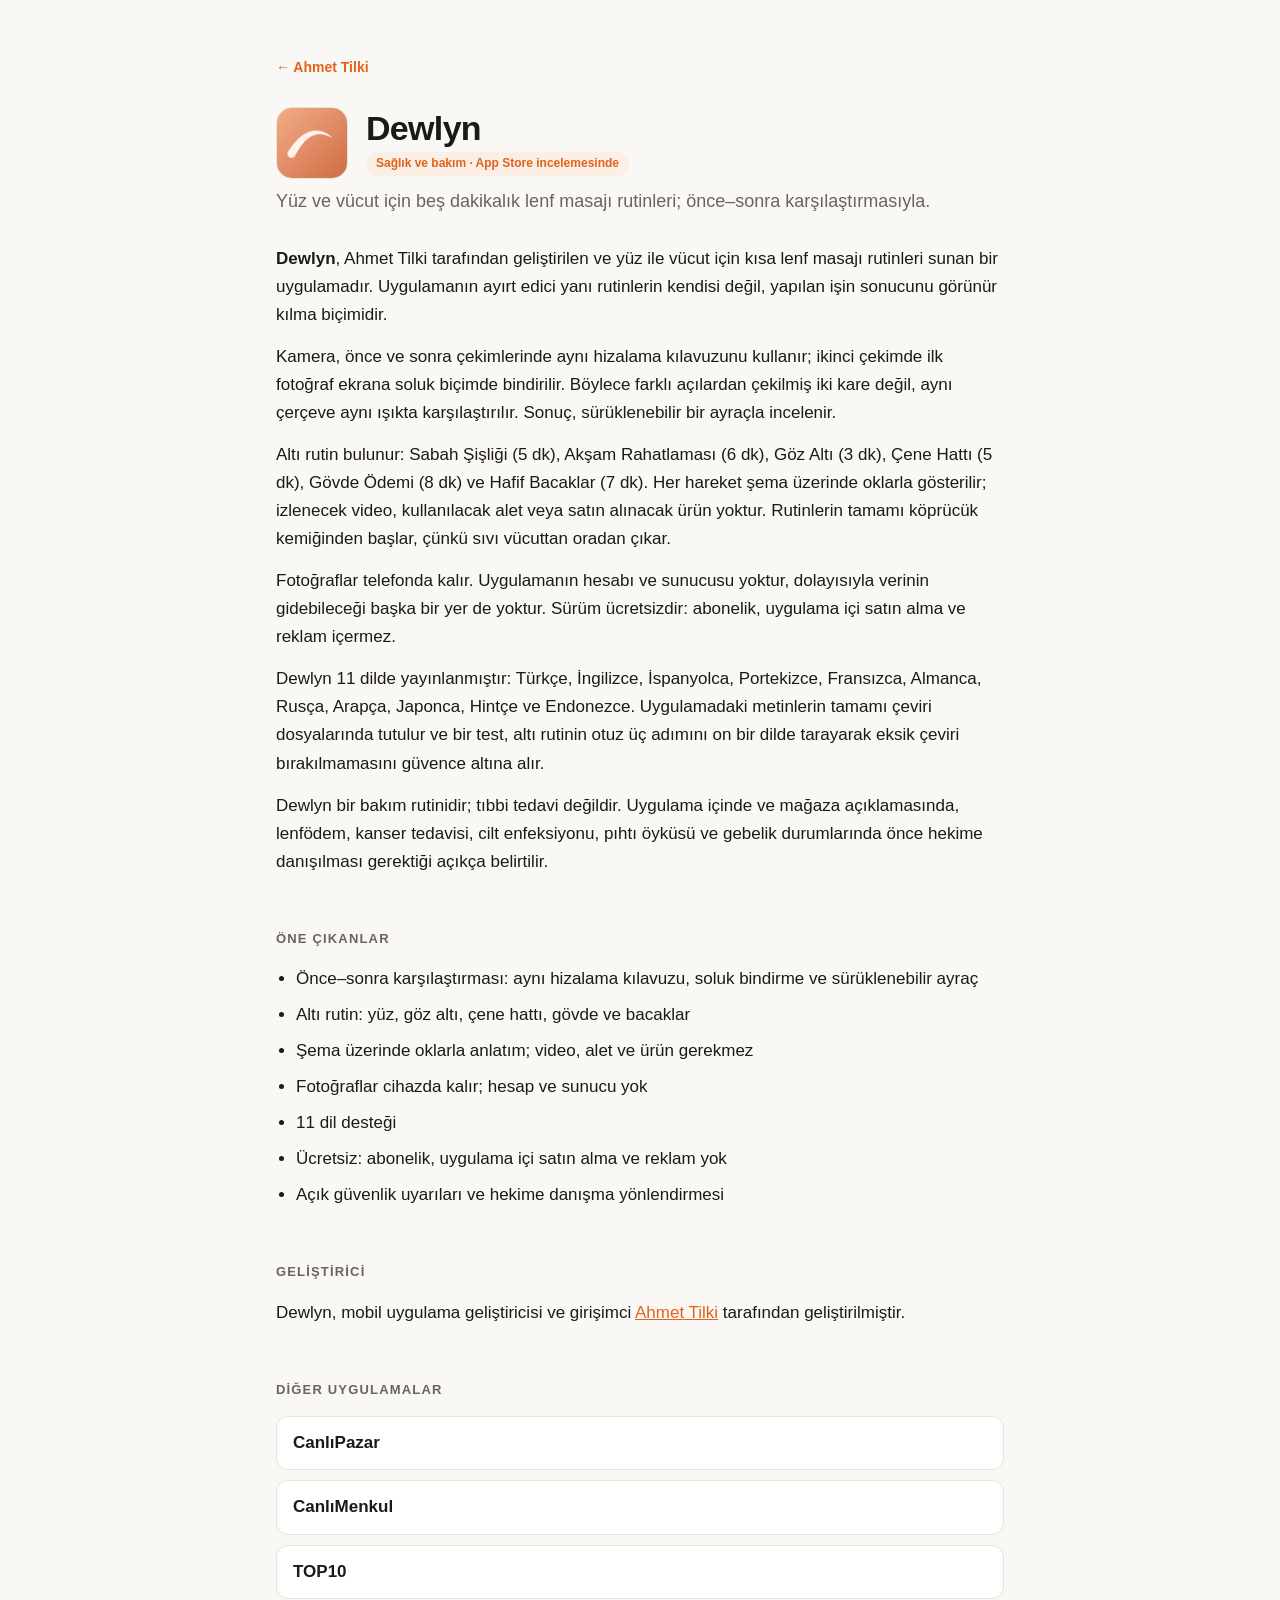
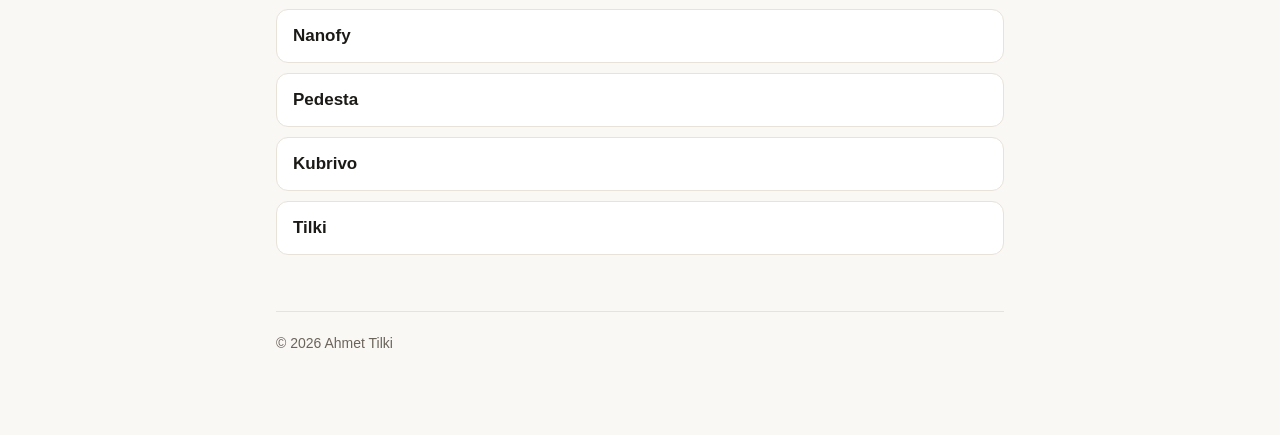
<file: dewlyn.html>
<!doctype html>
<html lang="tr">
<head>
<meta charset="utf-8">
<meta name="viewport" content="width=device-width, initial-scale=1">
<title>Dewlyn — Ahmet Tilki</title>
<meta name="description" content="Dewlyn, Ahmet Tilki tarafından geliştirilen lenf masajı uygulamasıdır. Altı rutin, önce–sonra karşılaştırması, 11 dil; fotoğraflar telefondan çıkmaz.">
<link rel="canonical" href="https://tilki0024.github.io/dewlyn.html">
<meta property="og:title" content="Dewlyn — Ahmet Tilki">
<meta property="og:description" content="Dewlyn, Ahmet Tilki tarafından geliştirilen lenf masajı uygulamasıdır. Altı rutin, önce–sonra karşılaştırması, 11 dil; fotoğraflar telefondan çıkmaz.">
<link rel="stylesheet" href="/stil.css">
<script type="application/ld+json">
{
  "@context": "https://schema.org",
  "@type": "SoftwareApplication",
  "name": "Dewlyn",
  "url": "https://tilki0024.github.io/dewlyn.html",
  "applicationCategory": "HealthApplication",
  "operatingSystem": "iOS",
  "description": "Yüz ve vücut için beş dakikalık lenf masajı rutinleri; önce–sonra karşılaştırmasıyla.",
  "author": {
    "@type": "Person",
    "name": "Ahmet Tilki",
    "url": "https://tilki0024.github.io/"
  }
}
</script>
</head>
<body>
<main>
<p class="ust"><a href="/">← Ahmet Tilki</a></p>

<div class="proje-bas">
  <img src="/img/dewlyn.png" alt="Dewlyn logosu">
  <div>
    <h1>Dewlyn</h1>
    <span class="etiket">Sağlık ve bakım · App Store incelemesinde</span>
  </div>
</div>
<p class="ozet">Yüz ve vücut için beş dakikalık lenf masajı rutinleri; önce–sonra karşılaştırmasıyla.</p>

<p><b>Dewlyn</b>, Ahmet Tilki tarafından geliştirilen ve yüz ile vücut için kısa lenf masajı rutinleri sunan bir uygulamadır. Uygulamanın ayırt edici yanı rutinlerin kendisi değil, yapılan işin sonucunu görünür kılma biçimidir.</p>
<p>Kamera, önce ve sonra çekimlerinde aynı hizalama kılavuzunu kullanır; ikinci çekimde ilk fotoğraf ekrana soluk biçimde bindirilir. Böylece farklı açılardan çekilmiş iki kare değil, aynı çerçeve aynı ışıkta karşılaştırılır. Sonuç, sürüklenebilir bir ayraçla incelenir.</p>
<p>Altı rutin bulunur: Sabah Şişliği (5 dk), Akşam Rahatlaması (6 dk), Göz Altı (3 dk), Çene Hattı (5 dk), Gövde Ödemi (8 dk) ve Hafif Bacaklar (7 dk). Her hareket şema üzerinde oklarla gösterilir; izlenecek video, kullanılacak alet veya satın alınacak ürün yoktur. Rutinlerin tamamı köprücük kemiğinden başlar, çünkü sıvı vücuttan oradan çıkar.</p>
<p>Fotoğraflar telefonda kalır. Uygulamanın hesabı ve sunucusu yoktur, dolayısıyla verinin gidebileceği başka bir yer de yoktur. Sürüm ücretsizdir: abonelik, uygulama içi satın alma ve reklam içermez.</p>
<p>Dewlyn 11 dilde yayınlanmıştır: Türkçe, İngilizce, İspanyolca, Portekizce, Fransızca, Almanca, Rusça, Arapça, Japonca, Hintçe ve Endonezce. Uygulamadaki metinlerin tamamı çeviri dosyalarında tutulur ve bir test, altı rutinin otuz üç adımını on bir dilde tarayarak eksik çeviri bırakılmamasını güvence altına alır.</p>
<p>Dewlyn bir bakım rutinidir; tıbbi tedavi değildir. Uygulama içinde ve mağaza açıklamasında, lenfödem, kanser tedavisi, cilt enfeksiyonu, pıhtı öyküsü ve gebelik durumlarında önce hekime danışılması gerektiği açıkça belirtilir.</p>

<h2>Öne çıkanlar</h2>
<ul class="ozellik">
  <li>Önce–sonra karşılaştırması: aynı hizalama kılavuzu, soluk bindirme ve sürüklenebilir ayraç</li>
  <li>Altı rutin: yüz, göz altı, çene hattı, gövde ve bacaklar</li>
  <li>Şema üzerinde oklarla anlatım; video, alet ve ürün gerekmez</li>
  <li>Fotoğraflar cihazda kalır; hesap ve sunucu yok</li>
  <li>11 dil desteği</li>
  <li>Ücretsiz: abonelik, uygulama içi satın alma ve reklam yok</li>
  <li>Açık güvenlik uyarıları ve hekime danışma yönlendirmesi</li>
</ul>

<h2>Geliştirici</h2>
<p>Dewlyn, mobil uygulama geliştiricisi ve girişimci <a href="/">Ahmet Tilki</a> tarafından geliştirilmiştir.</p>

<h2>Diğer uygulamalar</h2>
<div class="digerleri">
  <a href="/canlipazar.html">CanlıPazar</a>
  <a href="/canlimenkul.html">CanlıMenkul</a>
  <a href="/top10.html">TOP10</a>
  <a href="/nanofy.html">Nanofy</a>
  <a href="/pedesta.html">Pedesta</a>
  <a href="/kubrivo.html">Kubrivo</a>
  <a href="/tilki.html">Tilki</a>
</div>

<footer>© <span id="yil">2026</span> Ahmet Tilki</footer>
</main>
<script>document.getElementById("yil").textContent = new Date().getFullYear();</script>
</body>
</html>
</file>
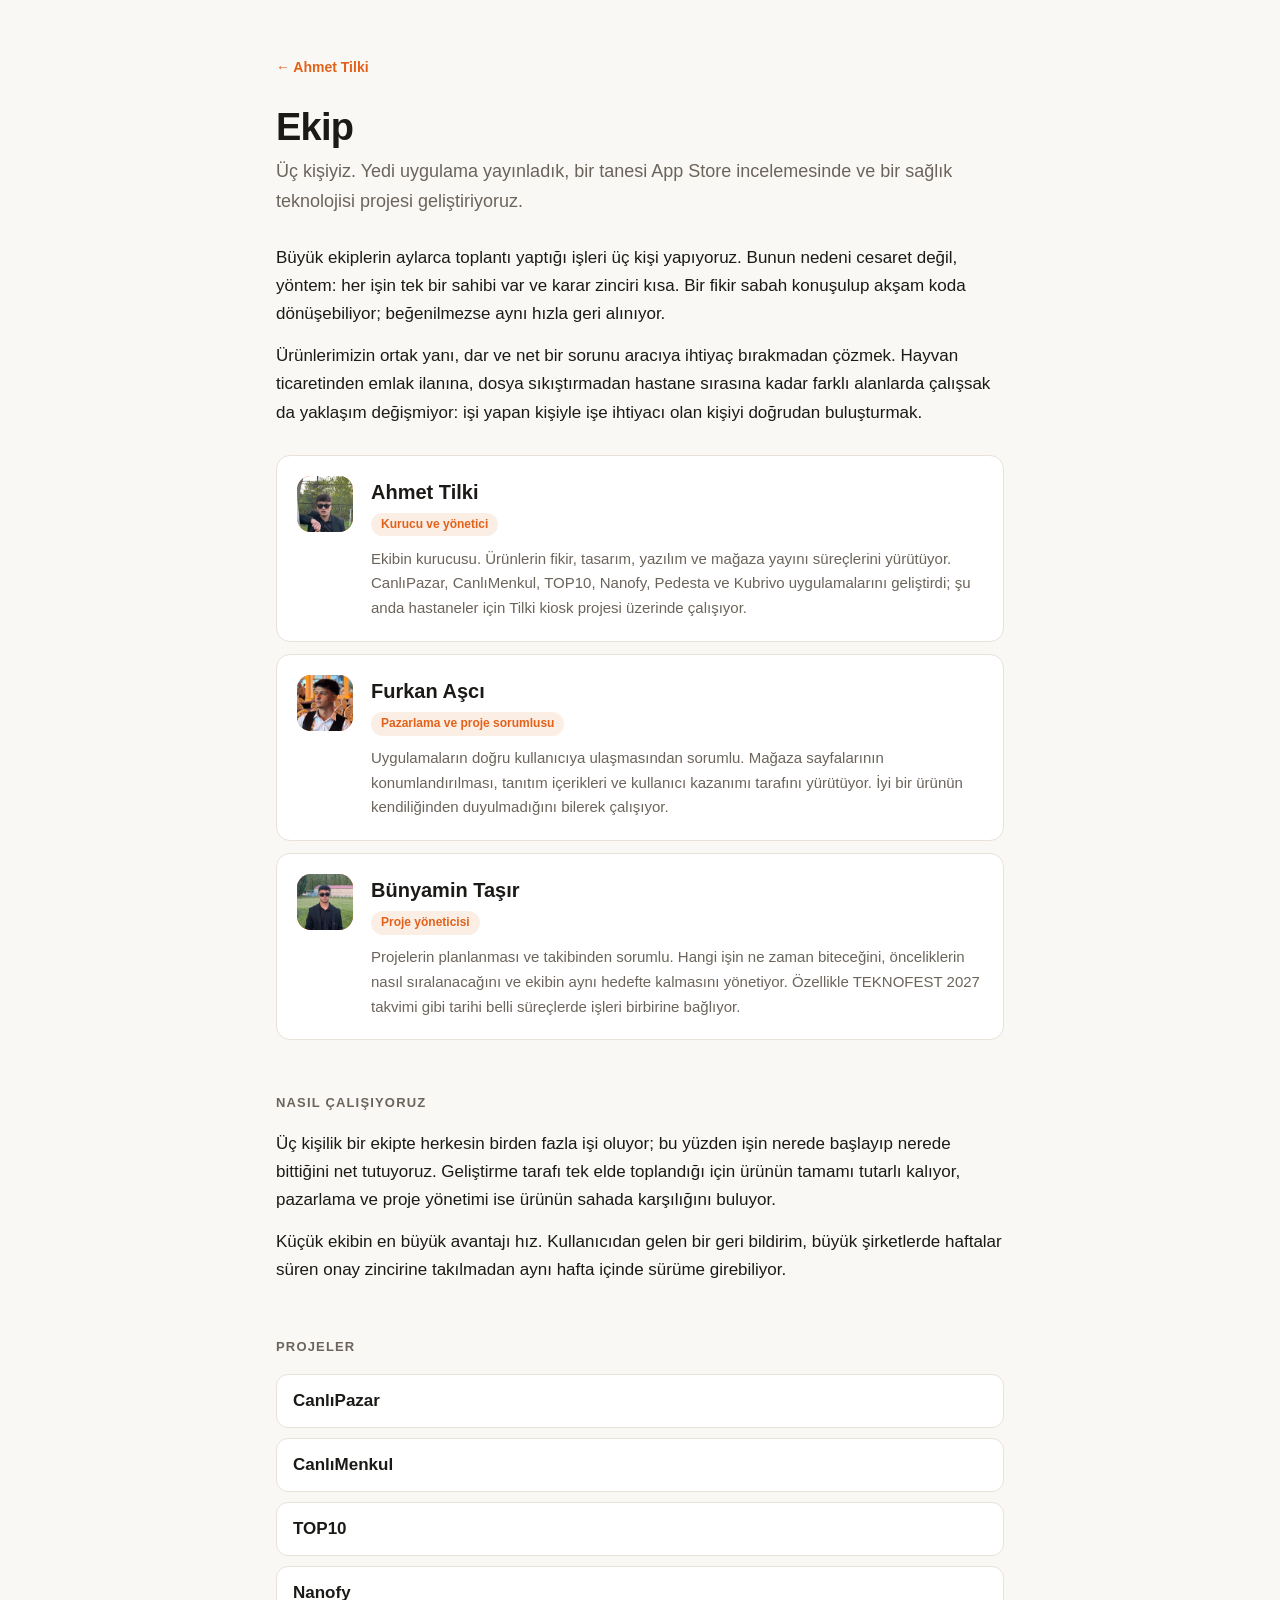
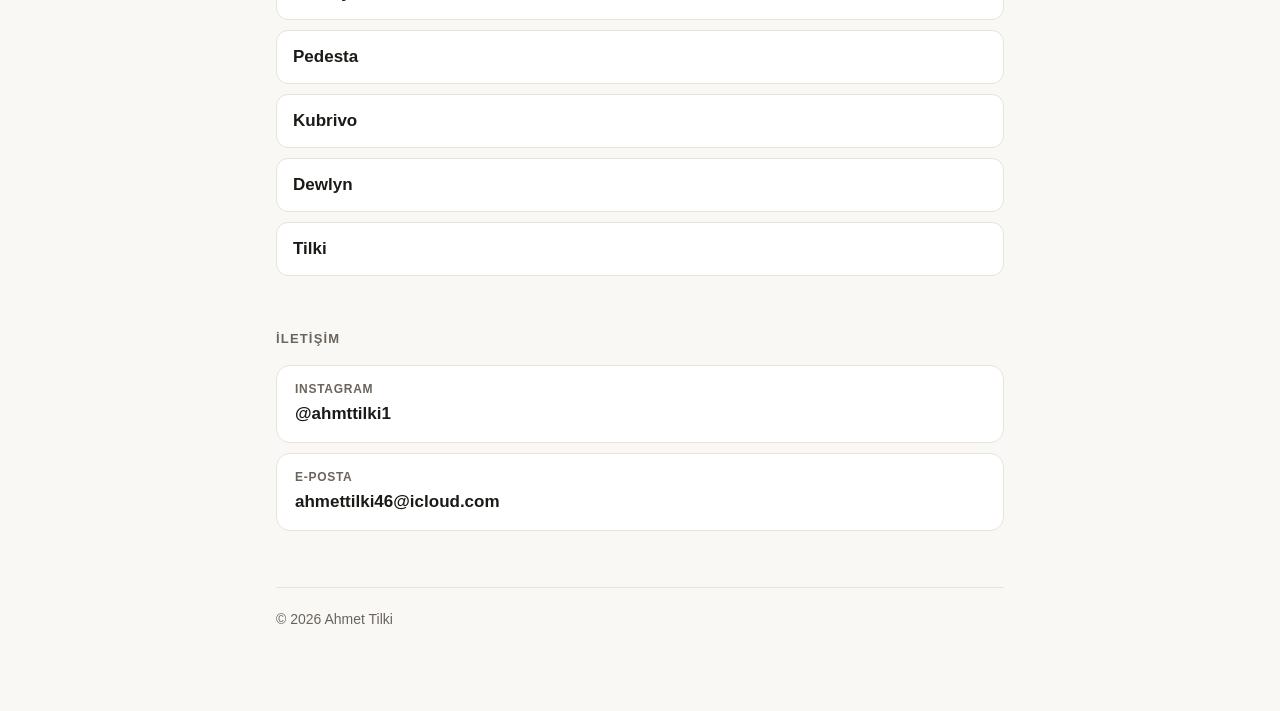
<file: ekip.html>
<!doctype html>
<html lang="tr">
<head>
<meta charset="utf-8">
<meta name="viewport" content="width=device-width, initial-scale=1">
<title>Ekip — Ahmet Tilki, Furkan Aşcı, Bünyamin Taşır</title>
<meta name="description" content="Ahmet Tilki (kurucu ve yönetici), Furkan Aşcı (pazarlama ve proje sorumlusu) ve Bünyamin Taşır (proje yöneticisi) üç kişilik ekiple yedi uygulama ve Tilki kiosk projesini yürütüyor.">
<link rel="canonical" href="https://tilki0024.github.io/ekip.html">
<meta property="og:title" content="Ekip — Ahmet Tilki, Furkan Aşcı, Bünyamin Taşır">
<meta property="og:description" content="Üç kişilik ekiple yedi uygulama ve bir sağlık teknolojisi projesi.">
<link rel="stylesheet" href="/stil.css">
<script type="application/ld+json">
{
  "@context": "https://schema.org",
  "@type": "Organization",
  "name": "Ahmet Tilki ekibi",
  "url": "https://tilki0024.github.io/ekip.html",
  "description": "Mobil uygulama ve sağlık teknolojisi projeleri geliştiren üç kişilik ekip.",
  "founder": {
    "@type": "Person",
    "name": "Ahmet Tilki",
    "jobTitle": "Kurucu ve yönetici",
    "url": "https://tilki0024.github.io/"
  },
  "member": [
    {
      "@type": "Person",
      "name": "Ahmet Tilki",
      "jobTitle": "Kurucu ve yönetici",
      "url": "https://tilki0024.github.io/"
    },
    {
      "@type": "Person",
      "name": "Furkan Aşcı",
      "jobTitle": "Pazarlama ve proje sorumlusu"
    },
    {
      "@type": "Person",
      "name": "Bünyamin Taşır",
      "jobTitle": "Proje yöneticisi"
    }
  ]
}
</script>
</head>
<body>
<main>
<p class="ust"><a href="/">← Ahmet Tilki</a></p>

<h1 class="ekip-bas">Ekip</h1>
<p class="ozet">Üç kişiyiz. Yedi uygulama yayınladık, bir tanesi App Store incelemesinde ve bir sağlık teknolojisi projesi geliştiriyoruz.</p>

<p>Büyük ekiplerin aylarca toplantı yaptığı işleri üç kişi yapıyoruz. Bunun nedeni cesaret değil, yöntem: her işin tek bir sahibi var ve karar zinciri kısa. Bir fikir sabah konuşulup akşam koda dönüşebiliyor; beğenilmezse aynı hızla geri alınıyor.</p>
<p>Ürünlerimizin ortak yanı, dar ve net bir sorunu aracıya ihtiyaç bırakmadan çözmek. Hayvan ticaretinden emlak ilanına, dosya sıkıştırmadan hastane sırasına kadar farklı alanlarda çalışsak da yaklaşım değişmiyor: işi yapan kişiyle işe ihtiyacı olan kişiyi doğrudan buluşturmak.</p>

<div class="ekip">
  <div class="uye">
    <img class="bas" src="/img/ekip-at.jpg" alt="Ahmet Tilki">
    <div>
      <h2>Ahmet Tilki</h2>
      <span class="etiket">Kurucu ve yönetici</span>
      <p>Ekibin kurucusu. Ürünlerin fikir, tasarım, yazılım ve mağaza yayını süreçlerini yürütüyor. CanlıPazar, CanlıMenkul, TOP10, Nanofy, Pedesta ve Kubrivo uygulamalarını geliştirdi; şu anda hastaneler için Tilki kiosk projesi üzerinde çalışıyor.</p>
    </div>
  </div>

  <div class="uye">
    <img class="bas" src="/img/ekip-fa.jpg" alt="Furkan Aşcı">
    <div>
      <h2>Furkan Aşcı</h2>
      <span class="etiket">Pazarlama ve proje sorumlusu</span>
      <p>Uygulamaların doğru kullanıcıya ulaşmasından sorumlu. Mağaza sayfalarının konumlandırılması, tanıtım içerikleri ve kullanıcı kazanımı tarafını yürütüyor. İyi bir ürünün kendiliğinden duyulmadığını bilerek çalışıyor.</p>
    </div>
  </div>

  <div class="uye">
    <img class="bas" src="/img/ekip-bt.jpg" alt="Bünyamin Taşır">
    <div>
      <h2>Bünyamin Taşır</h2>
      <span class="etiket">Proje yöneticisi</span>
      <p>Projelerin planlanması ve takibinden sorumlu. Hangi işin ne zaman biteceğini, önceliklerin nasıl sıralanacağını ve ekibin aynı hedefte kalmasını yönetiyor. Özellikle TEKNOFEST 2027 takvimi gibi tarihi belli süreçlerde işleri birbirine bağlıyor.</p>
    </div>
  </div>
</div>

<h2>Nasıl çalışıyoruz</h2>
<p>Üç kişilik bir ekipte herkesin birden fazla işi oluyor; bu yüzden işin nerede başlayıp nerede bittiğini net tutuyoruz. Geliştirme tarafı tek elde toplandığı için ürünün tamamı tutarlı kalıyor, pazarlama ve proje yönetimi ise ürünün sahada karşılığını buluyor.</p>
<p>Küçük ekibin en büyük avantajı hız. Kullanıcıdan gelen bir geri bildirim, büyük şirketlerde haftalar süren onay zincirine takılmadan aynı hafta içinde sürüme girebiliyor.</p>

<h2>Projeler</h2>
<div class="digerleri">
  <a href="/canlipazar.html">CanlıPazar</a>
  <a href="/canlimenkul.html">CanlıMenkul</a>
  <a href="/top10.html">TOP10</a>
  <a href="/nanofy.html">Nanofy</a>
  <a href="/pedesta.html">Pedesta</a>
  <a href="/kubrivo.html">Kubrivo</a>
  <a href="/dewlyn.html">Dewlyn</a>
  <a href="/tilki.html">Tilki</a>
</div>

<h2>İletişim</h2>
<div class="iletisim">
  <a href="https://www.instagram.com/ahmttilki1/" rel="me"><span>Instagram</span>@ahmttilki1</a>
  <a href="mailto:ahmettilki46@icloud.com"><span>E-posta</span>ahmettilki46@icloud.com</a>
</div>

<footer>© <span id="yil">2026</span> Ahmet Tilki</footer>
</main>
<script>document.getElementById("yil").textContent = new Date().getFullYear();</script>
</body>
</html>
</file>
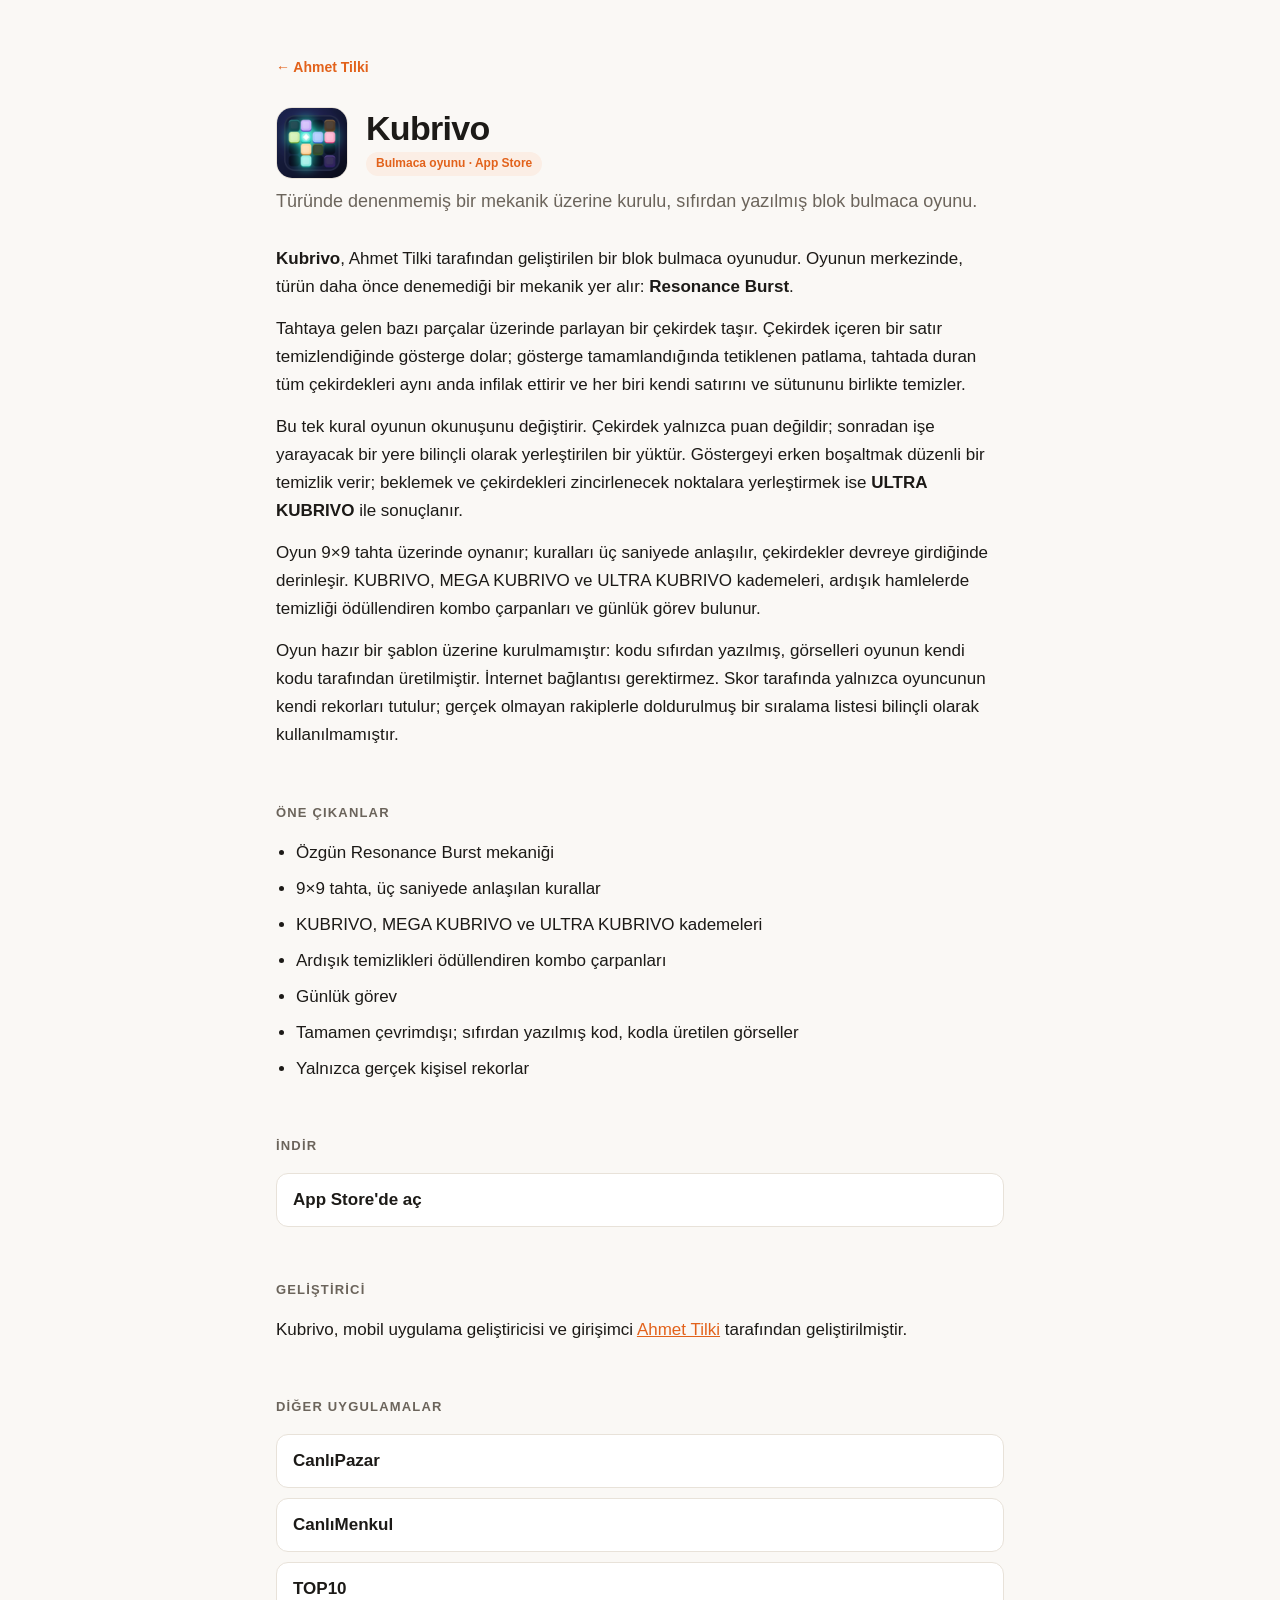
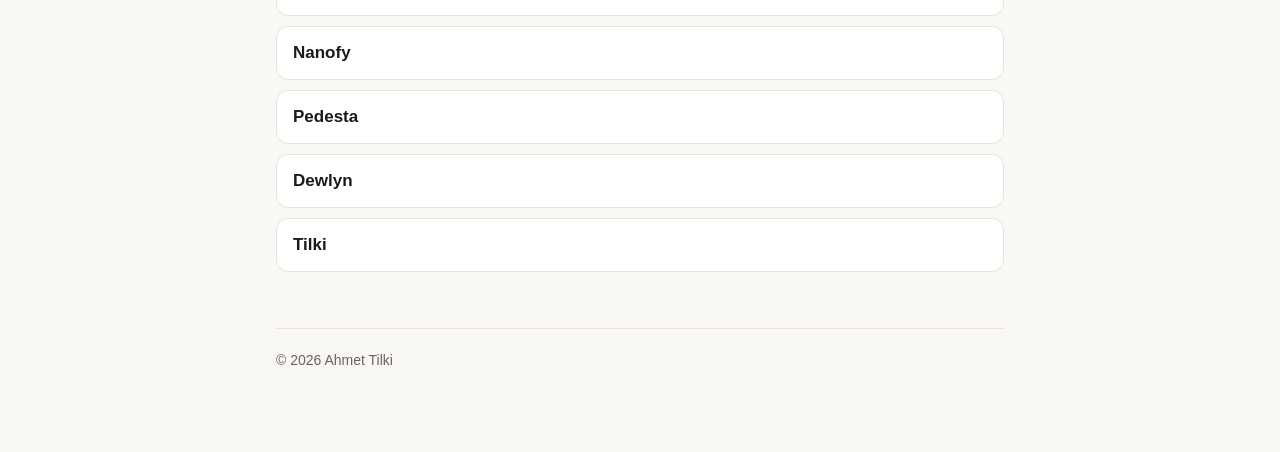
<file: kubrivo.html>
<!doctype html>
<html lang="tr">
<head>
<meta charset="utf-8">
<meta name="viewport" content="width=device-width, initial-scale=1">
<title>Kubrivo — Ahmet Tilki</title>
<meta name="description" content="Kubrivo, Ahmet Tilki tarafından sıfırdan geliştirilen, Resonance Burst mekaniğine dayanan blok bulmaca oyunudur.">
<link rel="canonical" href="https://tilki0024.github.io/kubrivo.html">
<meta property="og:title" content="Kubrivo — Ahmet Tilki">
<meta property="og:description" content="Kubrivo, Ahmet Tilki tarafından sıfırdan geliştirilen, Resonance Burst mekaniğine dayanan blok bulmaca oyunudur.">
<link rel="stylesheet" href="/stil.css">
<script type="application/ld+json">
{
  "@context": "https://schema.org",
  "@type": "SoftwareApplication",
  "name": "Kubrivo",
  "url": "https://tilki0024.github.io/kubrivo.html",
  "applicationCategory": "MobileApplication",
  "operatingSystem": "iOS",
  "downloadUrl": "https://apps.apple.com/tr/app/id6806388442",
  "description": "Türünde denenmemiş bir mekanik üzerine kurulu, sıfırdan yazılmış blok bulmaca oyunu.",
  "author": {
    "@type": "Person",
    "name": "Ahmet Tilki",
    "url": "https://tilki0024.github.io/"
  }
}
</script>
</head>
<body>
<main>
<p class="ust"><a href="/">← Ahmet Tilki</a></p>

<div class="proje-bas">
  <img src="/img/kubrivo.png" alt="Kubrivo logosu">
  <div>
    <h1>Kubrivo</h1>
    <span class="etiket">Bulmaca oyunu · App Store</span>
  </div>
</div>
<p class="ozet">Türünde denenmemiş bir mekanik üzerine kurulu, sıfırdan yazılmış blok bulmaca oyunu.</p>

<p><b>Kubrivo</b>, Ahmet Tilki tarafından geliştirilen bir blok bulmaca oyunudur. Oyunun merkezinde, türün daha önce denemediği bir mekanik yer alır: <b>Resonance Burst</b>.</p>
<p>Tahtaya gelen bazı parçalar üzerinde parlayan bir çekirdek taşır. Çekirdek içeren bir satır temizlendiğinde gösterge dolar; gösterge tamamlandığında tetiklenen patlama, tahtada duran tüm çekirdekleri aynı anda infilak ettirir ve her biri kendi satırını ve sütununu birlikte temizler.</p>
<p>Bu tek kural oyunun okunuşunu değiştirir. Çekirdek yalnızca puan değildir; sonradan işe yarayacak bir yere bilinçli olarak yerleştirilen bir yüktür. Göstergeyi erken boşaltmak düzenli bir temizlik verir; beklemek ve çekirdekleri zincirlenecek noktalara yerleştirmek ise <b>ULTRA KUBRIVO</b> ile sonuçlanır.</p>
<p>Oyun 9×9 tahta üzerinde oynanır; kuralları üç saniyede anlaşılır, çekirdekler devreye girdiğinde derinleşir. KUBRIVO, MEGA KUBRIVO ve ULTRA KUBRIVO kademeleri, ardışık hamlelerde temizliği ödüllendiren kombo çarpanları ve günlük görev bulunur.</p>
<p>Oyun hazır bir şablon üzerine kurulmamıştır: kodu sıfırdan yazılmış, görselleri oyunun kendi kodu tarafından üretilmiştir. İnternet bağlantısı gerektirmez. Skor tarafında yalnızca oyuncunun kendi rekorları tutulur; gerçek olmayan rakiplerle doldurulmuş bir sıralama listesi bilinçli olarak kullanılmamıştır.</p>

<h2>Öne çıkanlar</h2>
<ul class="ozellik">
  <li>Özgün Resonance Burst mekaniği</li>
  <li>9×9 tahta, üç saniyede anlaşılan kurallar</li>
  <li>KUBRIVO, MEGA KUBRIVO ve ULTRA KUBRIVO kademeleri</li>
  <li>Ardışık temizlikleri ödüllendiren kombo çarpanları</li>
  <li>Günlük görev</li>
  <li>Tamamen çevrimdışı; sıfırdan yazılmış kod, kodla üretilen görseller</li>
  <li>Yalnızca gerçek kişisel rekorlar</li>
</ul>

<h2>İndir</h2>
<div class="digerleri"><a href="https://apps.apple.com/tr/app/id6806388442">App Store'de aç</a></div>

<h2>Geliştirici</h2>
<p>Kubrivo, mobil uygulama geliştiricisi ve girişimci <a href="/">Ahmet Tilki</a> tarafından geliştirilmiştir.</p>

<h2>Diğer uygulamalar</h2>
<div class="digerleri">
  <a href="/canlipazar.html">CanlıPazar</a>
  <a href="/canlimenkul.html">CanlıMenkul</a>
  <a href="/top10.html">TOP10</a>
  <a href="/nanofy.html">Nanofy</a>
  <a href="/pedesta.html">Pedesta</a>
  <a href="/dewlyn.html">Dewlyn</a>
  <a href="/tilki.html">Tilki</a>
</div>

<footer>© <span id="yil">2026</span> Ahmet Tilki</footer>
</main>
<script>document.getElementById("yil").textContent = new Date().getFullYear();</script>
</body>
</html>
</file>
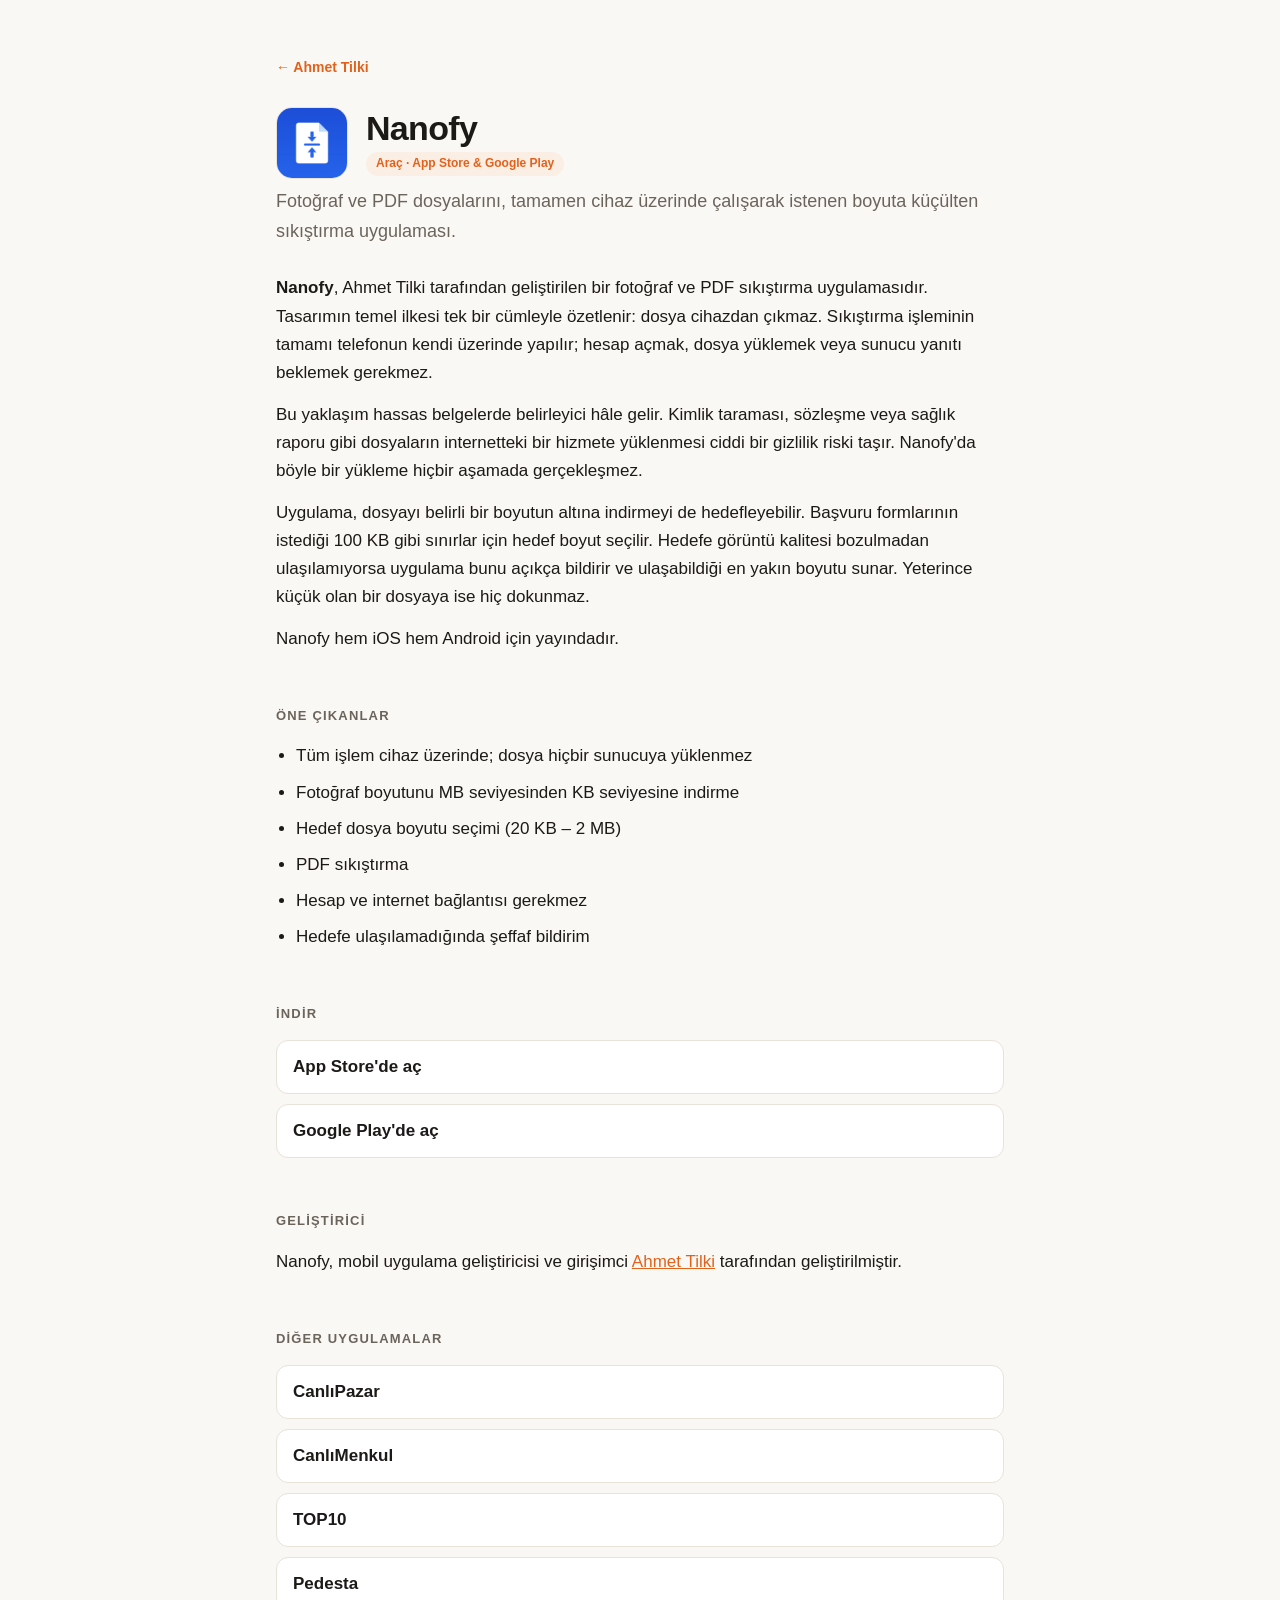
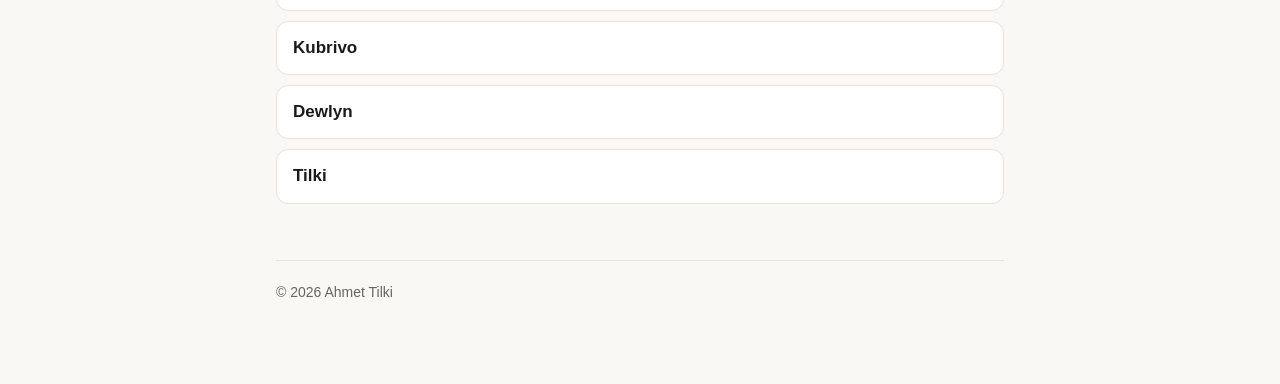
<file: nanofy.html>
<!doctype html>
<html lang="tr">
<head>
<meta charset="utf-8">
<meta name="viewport" content="width=device-width, initial-scale=1">
<title>Nanofy — Ahmet Tilki</title>
<meta name="description" content="Nanofy, Ahmet Tilki tarafından geliştirilen fotoğraf ve PDF sıkıştırma uygulamasıdır. Dosyalar cihazdan çıkmaz.">
<link rel="canonical" href="https://tilki0024.github.io/nanofy.html">
<meta property="og:title" content="Nanofy — Ahmet Tilki">
<meta property="og:description" content="Nanofy, Ahmet Tilki tarafından geliştirilen fotoğraf ve PDF sıkıştırma uygulamasıdır. Dosyalar cihazdan çıkmaz.">
<link rel="stylesheet" href="/stil.css">
<script type="application/ld+json">
{
  "@context": "https://schema.org",
  "@type": "SoftwareApplication",
  "name": "Nanofy",
  "url": "https://tilki0024.github.io/nanofy.html",
  "applicationCategory": "MobileApplication",
  "operatingSystem": "iOS, Android",
  "downloadUrl": "https://apps.apple.com/tr/app/id6802693523",
  "description": "Fotoğraf ve PDF dosyalarını, tamamen cihaz üzerinde çalışarak istenen boyuta küçülten sıkıştırma uygulaması.",
  "author": {
    "@type": "Person",
    "name": "Ahmet Tilki",
    "url": "https://tilki0024.github.io/"
  }
}
</script>
</head>
<body>
<main>
<p class="ust"><a href="/">← Ahmet Tilki</a></p>

<div class="proje-bas">
  <img src="/img/nanofy.png" alt="Nanofy logosu">
  <div>
    <h1>Nanofy</h1>
    <span class="etiket">Araç · App Store &amp; Google Play</span>
  </div>
</div>
<p class="ozet">Fotoğraf ve PDF dosyalarını, tamamen cihaz üzerinde çalışarak istenen boyuta küçülten sıkıştırma uygulaması.</p>

<p><b>Nanofy</b>, Ahmet Tilki tarafından geliştirilen bir fotoğraf ve PDF sıkıştırma uygulamasıdır. Tasarımın temel ilkesi tek bir cümleyle özetlenir: dosya cihazdan çıkmaz. Sıkıştırma işleminin tamamı telefonun kendi üzerinde yapılır; hesap açmak, dosya yüklemek veya sunucu yanıtı beklemek gerekmez.</p>
<p>Bu yaklaşım hassas belgelerde belirleyici hâle gelir. Kimlik taraması, sözleşme veya sağlık raporu gibi dosyaların internetteki bir hizmete yüklenmesi ciddi bir gizlilik riski taşır. Nanofy'da böyle bir yükleme hiçbir aşamada gerçekleşmez.</p>
<p>Uygulama, dosyayı belirli bir boyutun altına indirmeyi de hedefleyebilir. Başvuru formlarının istediği 100 KB gibi sınırlar için hedef boyut seçilir. Hedefe görüntü kalitesi bozulmadan ulaşılamıyorsa uygulama bunu açıkça bildirir ve ulaşabildiği en yakın boyutu sunar. Yeterince küçük olan bir dosyaya ise hiç dokunmaz.</p>
<p>Nanofy hem iOS hem Android için yayındadır.</p>

<h2>Öne çıkanlar</h2>
<ul class="ozellik">
  <li>Tüm işlem cihaz üzerinde; dosya hiçbir sunucuya yüklenmez</li>
  <li>Fotoğraf boyutunu MB seviyesinden KB seviyesine indirme</li>
  <li>Hedef dosya boyutu seçimi (20 KB – 2 MB)</li>
  <li>PDF sıkıştırma</li>
  <li>Hesap ve internet bağlantısı gerekmez</li>
  <li>Hedefe ulaşılamadığında şeffaf bildirim</li>
</ul>

<h2>İndir</h2>
<div class="digerleri"><a href="https://apps.apple.com/tr/app/id6802693523">App Store'de aç</a><a href="https://play.google.com/store/apps/details?id=com.nanofy">Google Play'de aç</a></div>

<h2>Geliştirici</h2>
<p>Nanofy, mobil uygulama geliştiricisi ve girişimci <a href="/">Ahmet Tilki</a> tarafından geliştirilmiştir.</p>

<h2>Diğer uygulamalar</h2>
<div class="digerleri">
  <a href="/canlipazar.html">CanlıPazar</a>
  <a href="/canlimenkul.html">CanlıMenkul</a>
  <a href="/top10.html">TOP10</a>
  <a href="/pedesta.html">Pedesta</a>
  <a href="/kubrivo.html">Kubrivo</a>
  <a href="/dewlyn.html">Dewlyn</a>
  <a href="/tilki.html">Tilki</a>
</div>

<footer>© <span id="yil">2026</span> Ahmet Tilki</footer>
</main>
<script>document.getElementById("yil").textContent = new Date().getFullYear();</script>
</body>
</html>
</file>
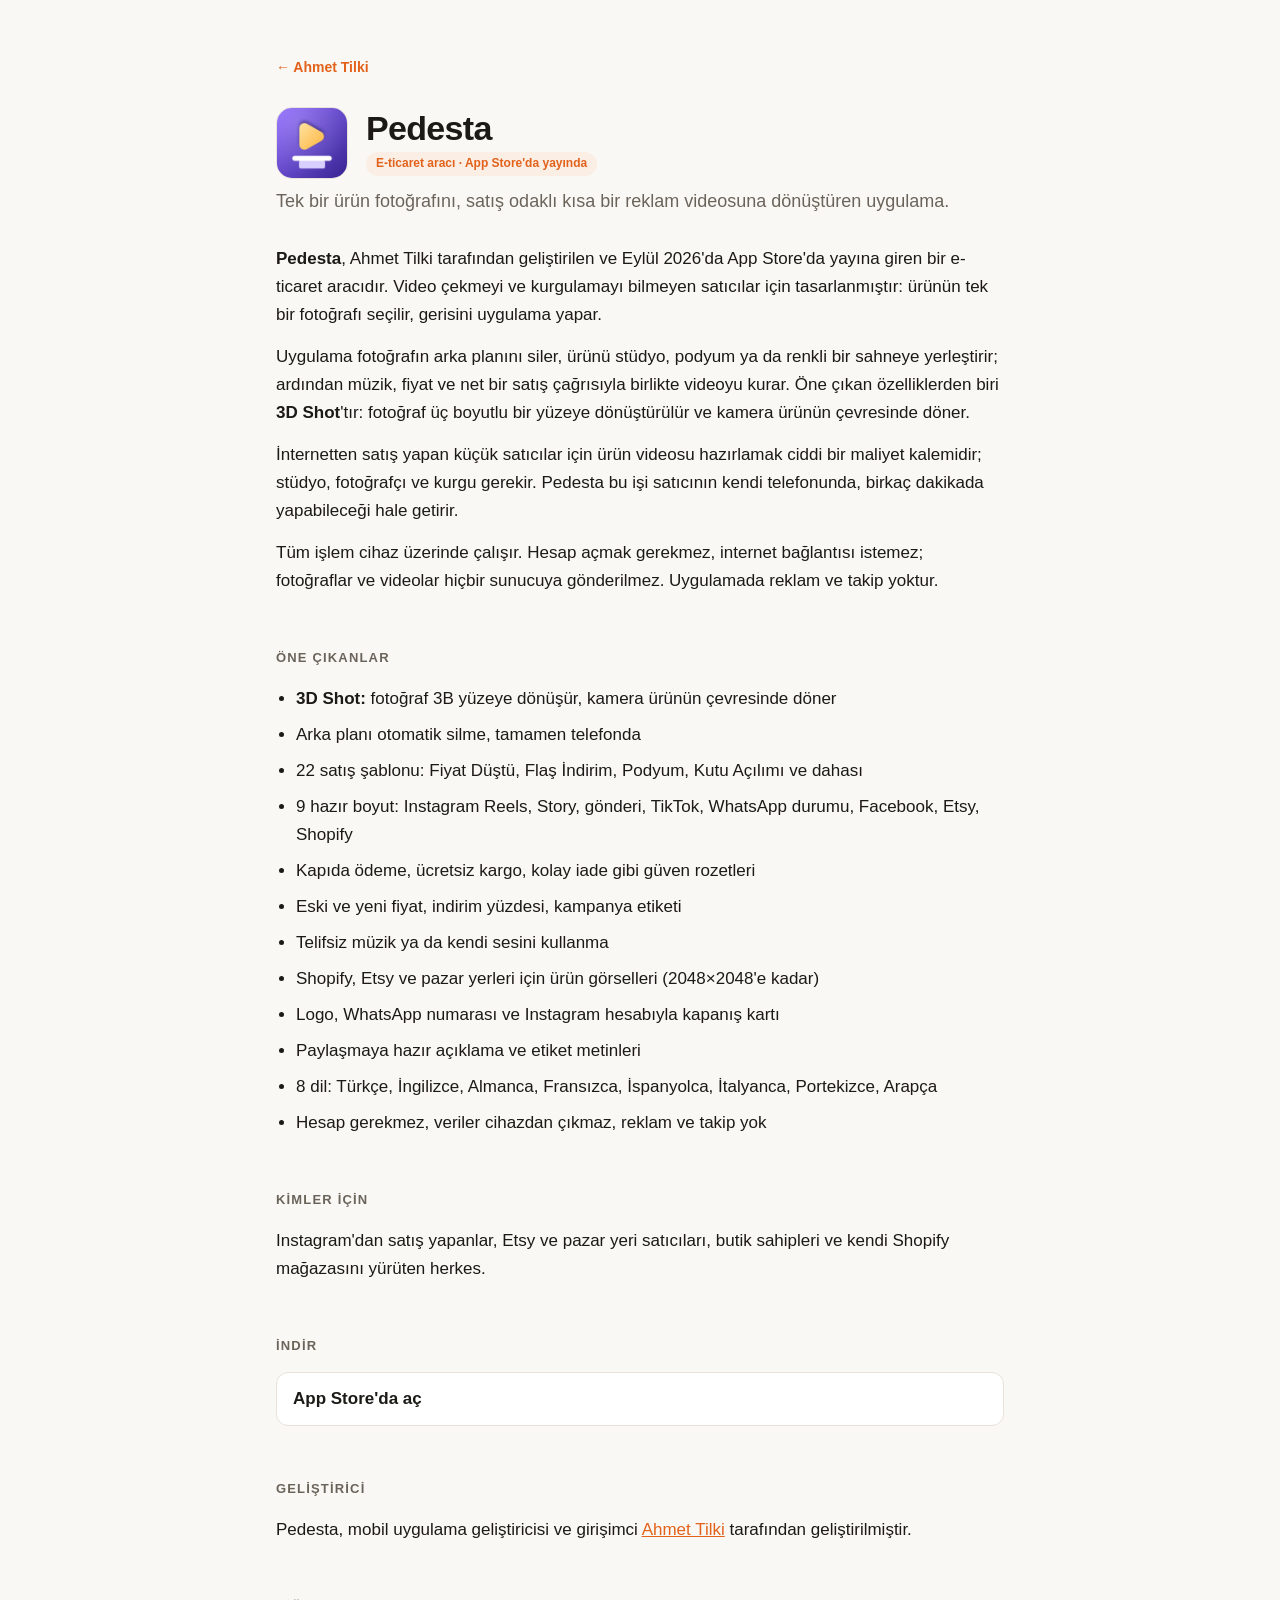
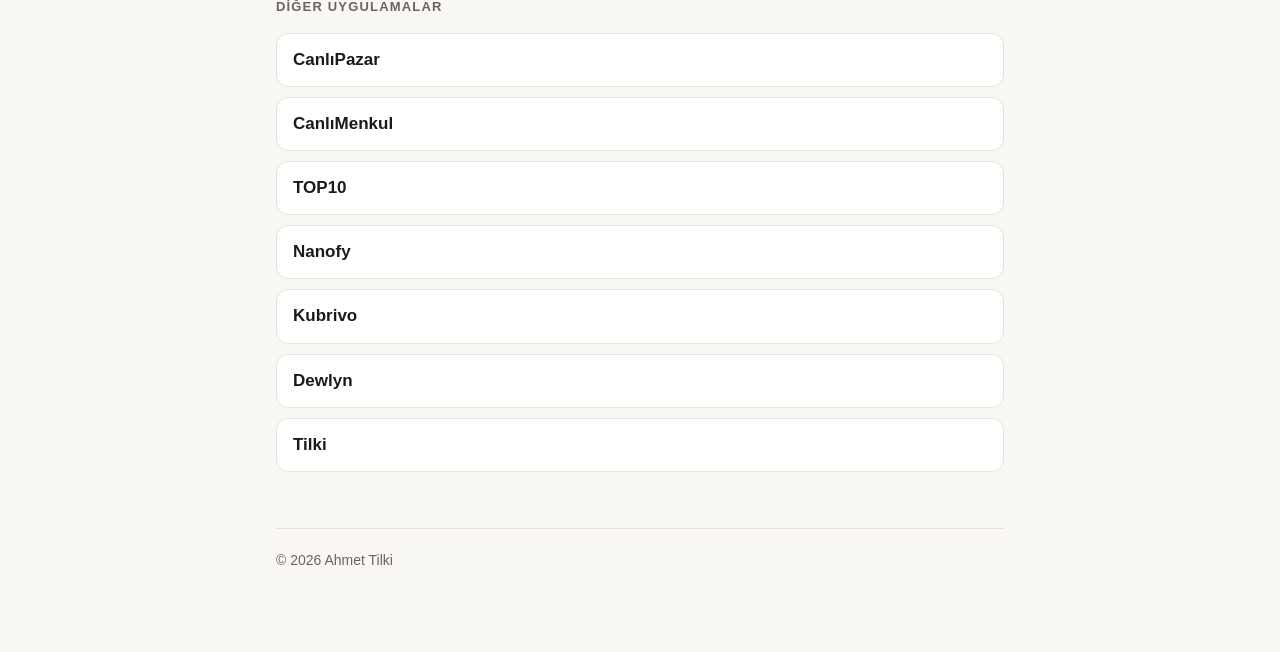
<file: pedesta.html>
<!doctype html>
<html lang="tr">
<head>
<meta charset="utf-8">
<meta name="viewport" content="width=device-width, initial-scale=1">
<title>Pedesta — Ürün videosu hazırlama uygulaması | Ahmet Tilki</title>
<meta name="description" content="Pedesta, Ahmet Tilki tarafından geliştirilen ve tek bir ürün fotoğrafını satış videosuna dönüştüren uygulamadır. App Store'da yayında.">
<link rel="canonical" href="https://tilki0024.github.io/pedesta.html">
<meta property="og:title" content="Pedesta — Ahmet Tilki">
<meta property="og:description" content="Tek bir ürün fotoğrafını satış odaklı kısa bir reklam videosuna dönüştüren uygulama.">
<link rel="stylesheet" href="/stil.css">
<script type="application/ld+json">
{
  "@context": "https://schema.org",
  "@type": "SoftwareApplication",
  "name": "Pedesta",
  "url": "https://tilki0024.github.io/pedesta.html",
  "applicationCategory": "MultimediaApplication",
  "operatingSystem": "iOS",
  "downloadUrl": "https://apps.apple.com/tr/app/pedesta-product-video-maker/id6813175735",
  "description": "Tek bir ürün fotoğrafını satış odaklı kısa bir reklam videosuna dönüştüren uygulama.",
  "author": {
    "@type": "Person",
    "name": "Ahmet Tilki",
    "url": "https://tilki0024.github.io/"
  }
}
</script>
</head>
<body>
<main>
<p class="ust"><a href="/">← Ahmet Tilki</a></p>

<div class="proje-bas">
  <img src="/img/pedesta.png" alt="Pedesta logosu">
  <div>
    <h1>Pedesta</h1>
    <span class="etiket">E-ticaret aracı · App Store'da yayında</span>
  </div>
</div>
<p class="ozet">Tek bir ürün fotoğrafını, satış odaklı kısa bir reklam videosuna dönüştüren uygulama.</p>

<p><b>Pedesta</b>, Ahmet Tilki tarafından geliştirilen ve Eylül 2026'da App Store'da yayına giren bir e-ticaret aracıdır. Video çekmeyi ve kurgulamayı bilmeyen satıcılar için tasarlanmıştır: ürünün tek bir fotoğrafı seçilir, gerisini uygulama yapar.</p>
<p>Uygulama fotoğrafın arka planını siler, ürünü stüdyo, podyum ya da renkli bir sahneye yerleştirir; ardından müzik, fiyat ve net bir satış çağrısıyla birlikte videoyu kurar. Öne çıkan özelliklerden biri <b>3D Shot</b>'tır: fotoğraf üç boyutlu bir yüzeye dönüştürülür ve kamera ürünün çevresinde döner.</p>
<p>İnternetten satış yapan küçük satıcılar için ürün videosu hazırlamak ciddi bir maliyet kalemidir; stüdyo, fotoğrafçı ve kurgu gerekir. Pedesta bu işi satıcının kendi telefonunda, birkaç dakikada yapabileceği hale getirir.</p>
<p>Tüm işlem cihaz üzerinde çalışır. Hesap açmak gerekmez, internet bağlantısı istemez; fotoğraflar ve videolar hiçbir sunucuya gönderilmez. Uygulamada reklam ve takip yoktur.</p>

<h2>Öne çıkanlar</h2>
<ul class="ozellik">
  <li><b>3D Shot:</b> fotoğraf 3B yüzeye dönüşür, kamera ürünün çevresinde döner</li>
  <li>Arka planı otomatik silme, tamamen telefonda</li>
  <li>22 satış şablonu: Fiyat Düştü, Flaş İndirim, Podyum, Kutu Açılımı ve dahası</li>
  <li>9 hazır boyut: Instagram Reels, Story, gönderi, TikTok, WhatsApp durumu, Facebook, Etsy, Shopify</li>
  <li>Kapıda ödeme, ücretsiz kargo, kolay iade gibi güven rozetleri</li>
  <li>Eski ve yeni fiyat, indirim yüzdesi, kampanya etiketi</li>
  <li>Telifsiz müzik ya da kendi sesini kullanma</li>
  <li>Shopify, Etsy ve pazar yerleri için ürün görselleri (2048×2048'e kadar)</li>
  <li>Logo, WhatsApp numarası ve Instagram hesabıyla kapanış kartı</li>
  <li>Paylaşmaya hazır açıklama ve etiket metinleri</li>
  <li>8 dil: Türkçe, İngilizce, Almanca, Fransızca, İspanyolca, İtalyanca, Portekizce, Arapça</li>
  <li>Hesap gerekmez, veriler cihazdan çıkmaz, reklam ve takip yok</li>
</ul>

<h2>Kimler için</h2>
<p>Instagram'dan satış yapanlar, Etsy ve pazar yeri satıcıları, butik sahipleri ve kendi Shopify mağazasını yürüten herkes.</p>

<h2>İndir</h2>
<div class="digerleri"><a href="https://apps.apple.com/tr/app/pedesta-product-video-maker/id6813175735">App Store'da aç</a></div>

<h2>Geliştirici</h2>
<p>Pedesta, mobil uygulama geliştiricisi ve girişimci <a href="/">Ahmet Tilki</a> tarafından geliştirilmiştir.</p>

<h2>Diğer uygulamalar</h2>
<div class="digerleri">
  <a href="/canlipazar.html">CanlıPazar</a>
  <a href="/canlimenkul.html">CanlıMenkul</a>
  <a href="/top10.html">TOP10</a>
  <a href="/nanofy.html">Nanofy</a>
  <a href="/kubrivo.html">Kubrivo</a>
  <a href="/dewlyn.html">Dewlyn</a>
  <a href="/tilki.html">Tilki</a>
</div>

<footer>© <span id="yil">2026</span> Ahmet Tilki</footer>
</main>
<script>document.getElementById("yil").textContent = new Date().getFullYear();</script>
</body>
</html>
</file>
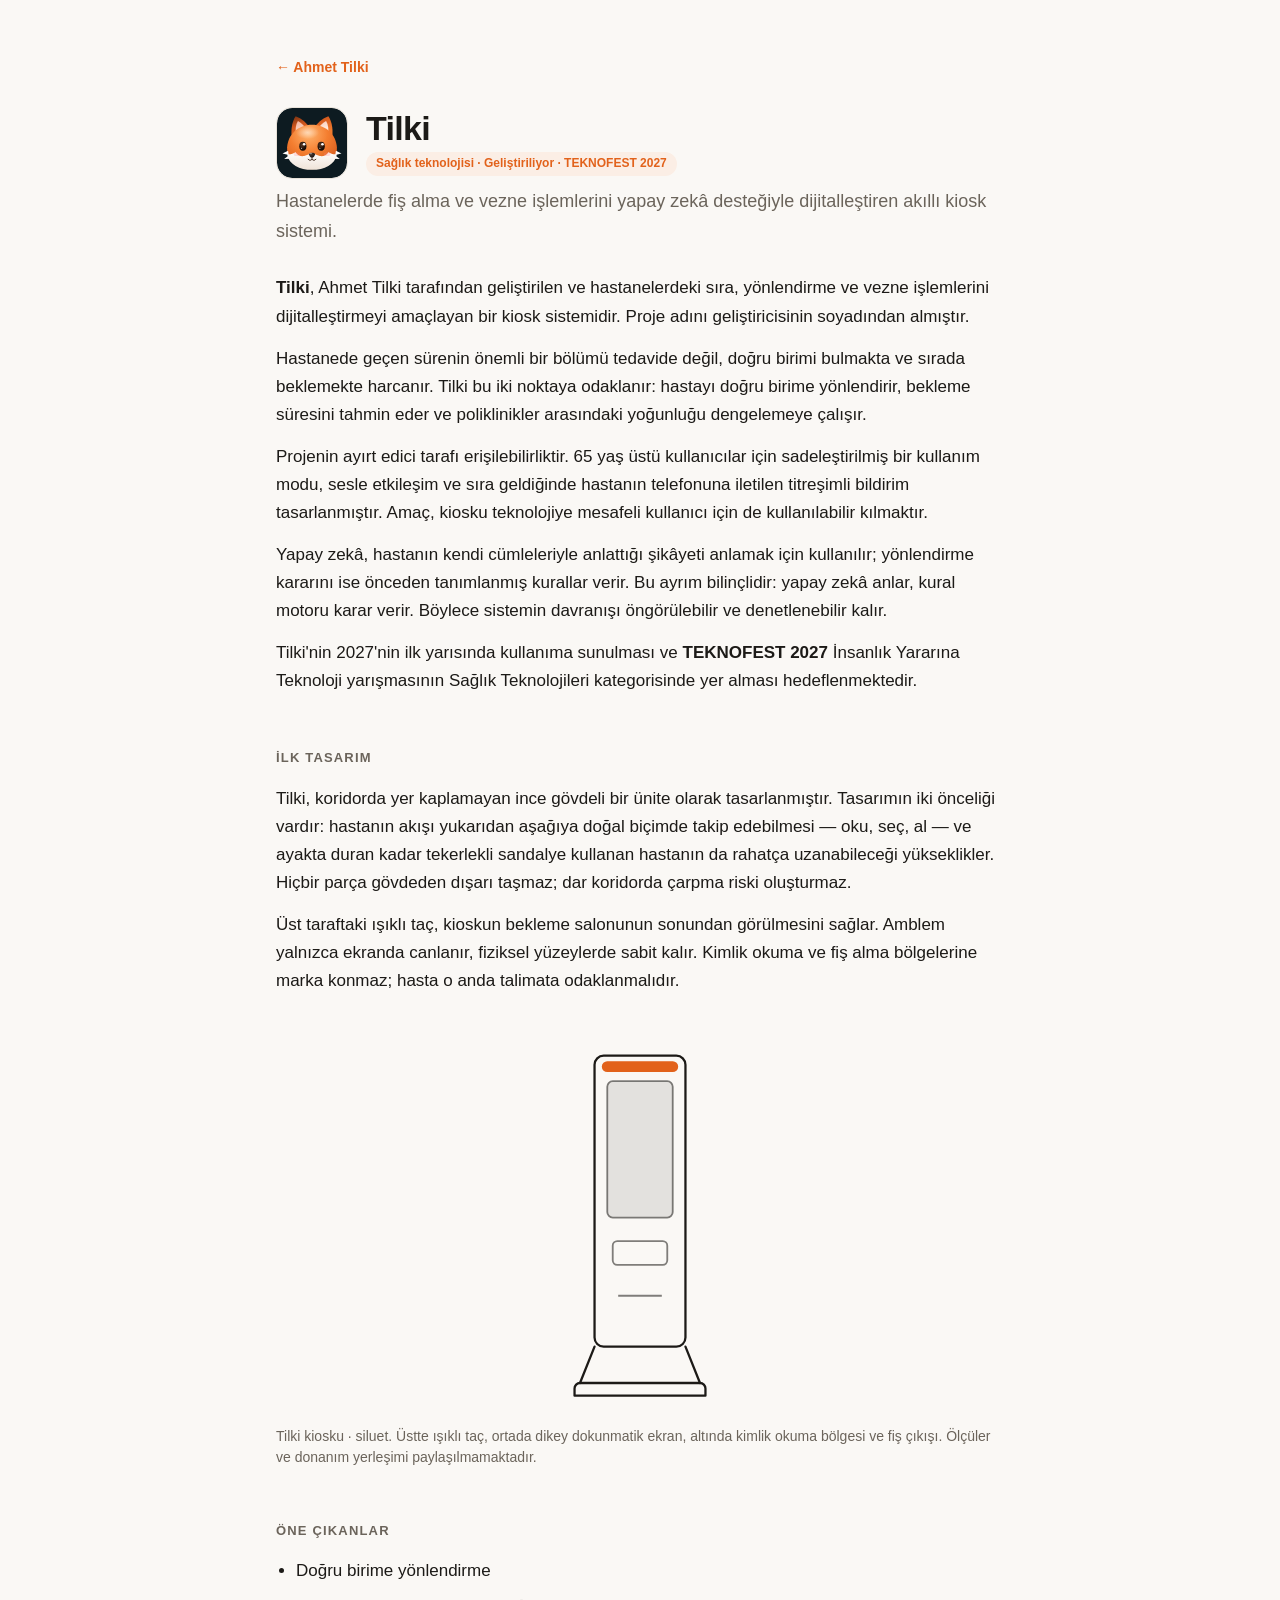
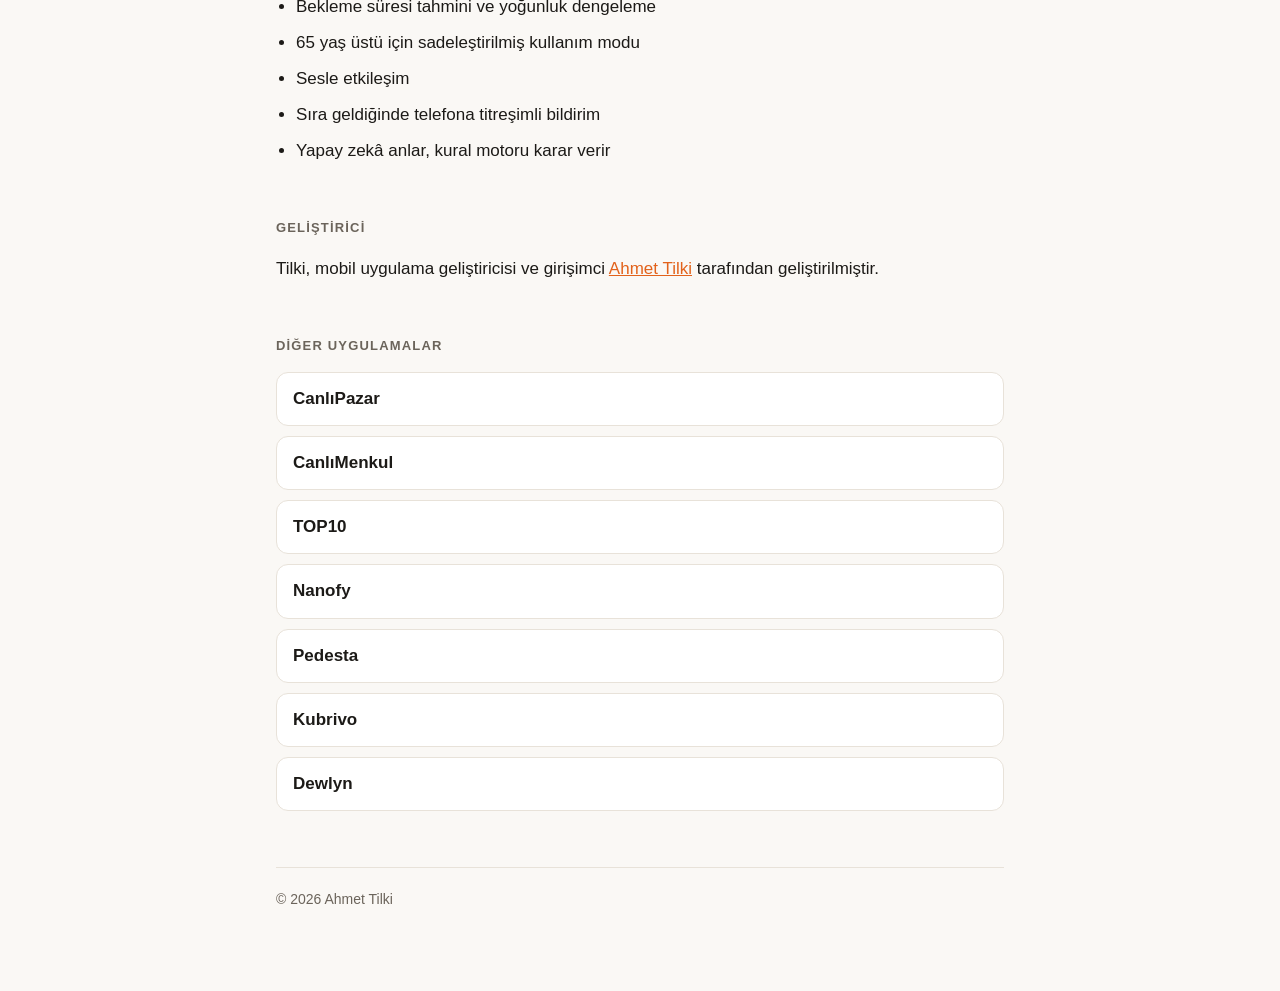
<file: tilki.html>
<!doctype html>
<html lang="tr">
<head>
<meta charset="utf-8">
<meta name="viewport" content="width=device-width, initial-scale=1">
<title>Tilki — Ahmet Tilki</title>
<meta name="description" content="Tilki, Ahmet Tilki'nin geliştirdiği, hastanelerde sıra ve vezne işlemlerini dijitalleştiren yapay zekâ destekli kiosk projesidir.">
<link rel="canonical" href="https://tilki0024.github.io/tilki.html">
<meta property="og:title" content="Tilki — Ahmet Tilki">
<meta property="og:description" content="Tilki, Ahmet Tilki'nin geliştirdiği, hastanelerde sıra ve vezne işlemlerini dijitalleştiren yapay zekâ destekli kiosk projesidir.">
<link rel="stylesheet" href="/stil.css">
<script type="application/ld+json">
{
  "@context": "https://schema.org",
  "@type": "CreativeWork",
  "name": "Tilki",
  "url": "https://tilki0024.github.io/tilki.html",
  "description": "Hastanelerde fiş alma ve vezne işlemlerini yapay zekâ desteğiyle dijitalleştiren akıllı kiosk.",
  "author": {
    "@type": "Person",
    "name": "Ahmet Tilki",
    "url": "https://tilki0024.github.io/"
  }
}
</script>
</head>
<body>
<main>
<p class="ust"><a href="/">← Ahmet Tilki</a></p>

<div class="proje-bas">
  <img src="/img/tilki.svg" alt="Tilki logosu">
  <div>
    <h1>Tilki</h1>
    <span class="etiket">Sağlık teknolojisi · Geliştiriliyor · TEKNOFEST 2027</span>
  </div>
</div>
<p class="ozet">Hastanelerde fiş alma ve vezne işlemlerini yapay zekâ desteğiyle dijitalleştiren akıllı kiosk sistemi.</p>

<p><b>Tilki</b>, Ahmet Tilki tarafından geliştirilen ve hastanelerdeki sıra, yönlendirme ve vezne işlemlerini dijitalleştirmeyi amaçlayan bir kiosk sistemidir. Proje adını geliştiricisinin soyadından almıştır.</p>
<p>Hastanede geçen sürenin önemli bir bölümü tedavide değil, doğru birimi bulmakta ve sırada beklemekte harcanır. Tilki bu iki noktaya odaklanır: hastayı doğru birime yönlendirir, bekleme süresini tahmin eder ve poliklinikler arasındaki yoğunluğu dengelemeye çalışır.</p>
<p>Projenin ayırt edici tarafı erişilebilirliktir. 65 yaş üstü kullanıcılar için sadeleştirilmiş bir kullanım modu, sesle etkileşim ve sıra geldiğinde hastanın telefonuna iletilen titreşimli bildirim tasarlanmıştır. Amaç, kiosku teknolojiye mesafeli kullanıcı için de kullanılabilir kılmaktır.</p>
<p>Yapay zekâ, hastanın kendi cümleleriyle anlattığı şikâyeti anlamak için kullanılır; yönlendirme kararını ise önceden tanımlanmış kurallar verir. Bu ayrım bilinçlidir: yapay zekâ anlar, kural motoru karar verir. Böylece sistemin davranışı öngörülebilir ve denetlenebilir kalır.</p>
<p>Tilki'nin 2027'nin ilk yarısında kullanıma sunulması ve <b>TEKNOFEST 2027</b> İnsanlık Yararına Teknoloji yarışmasının Sağlık Teknolojileri kategorisinde yer alması hedeflenmektedir.</p>

<h2>İlk tasarım</h2>
<p>Tilki, koridorda yer kaplamayan ince gövdeli bir ünite olarak tasarlanmıştır. Tasarımın iki önceliği vardır: hastanın akışı yukarıdan aşağıya doğal biçimde takip edebilmesi — oku, seç, al — ve ayakta duran kadar tekerlekli sandalye kullanan hastanın da rahatça uzanabileceği yükseklikler. Hiçbir parça gövdeden dışarı taşmaz; dar koridorda çarpma riski oluşturmaz.</p>
<p>Üst taraftaki ışıklı taç, kioskun bekleme salonunun sonundan görülmesini sağlar. Amblem yalnızca ekranda canlanır, fiziksel yüzeylerde sabit kalır. Kimlik okuma ve fiş alma bölgelerine marka konmaz; hasta o anda talimata odaklanmalıdır.</p>

<figure class="siluet">
<svg viewBox="0 0 220 420" role="img" aria-label="Tilki kiosku siluet çizimi">
  <g fill="none" stroke="currentColor" stroke-width="2.5" stroke-linejoin="round" stroke-linecap="round">
    <path d="M70 36 h80 a10 10 0 0 1 10 10 v300 a10 10 0 0 1 -10 10 h-80 a10 10 0 0 1 -10 -10 v-300 a10 10 0 0 1 10 -10 z"/>
    <path d="M44 396 h132 a6 6 0 0 1 6 6 v8 h-144 v-8 a6 6 0 0 1 6 -6 z"/>
    <path d="M60 356 l-16 40 M160 356 l16 40"/>
  </g>
  <g fill="currentColor" opacity=".10">
    <rect x="74" y="64" width="72" height="150" rx="6"/>
  </g>
  <g fill="none" stroke="currentColor" stroke-width="2" opacity=".55">
    <rect x="74" y="64" width="72" height="150" rx="6"/>
    <rect x="80" y="240" width="60" height="26" rx="5"/>
    <path d="M86 300 h48"/>
  </g>
  <rect x="68" y="42" width="84" height="12" rx="6" fill="var(--accent)"/>
</svg>
<figcaption>Tilki kiosku · siluet. Üstte ışıklı taç, ortada dikey dokunmatik ekran, altında kimlik okuma bölgesi ve fiş çıkışı. Ölçüler ve donanım yerleşimi paylaşılmamaktadır.</figcaption>
</figure>

<h2>Öne çıkanlar</h2>
<ul class="ozellik">
  <li>Doğru birime yönlendirme</li>
  <li>Bekleme süresi tahmini ve yoğunluk dengeleme</li>
  <li>65 yaş üstü için sadeleştirilmiş kullanım modu</li>
  <li>Sesle etkileşim</li>
  <li>Sıra geldiğinde telefona titreşimli bildirim</li>
  <li>Yapay zekâ anlar, kural motoru karar verir</li>
</ul>

<h2>Geliştirici</h2>
<p>Tilki, mobil uygulama geliştiricisi ve girişimci <a href="/">Ahmet Tilki</a> tarafından geliştirilmiştir.</p>

<h2>Diğer uygulamalar</h2>
<div class="digerleri">
  <a href="/canlipazar.html">CanlıPazar</a>
  <a href="/canlimenkul.html">CanlıMenkul</a>
  <a href="/top10.html">TOP10</a>
  <a href="/nanofy.html">Nanofy</a>
  <a href="/pedesta.html">Pedesta</a>
  <a href="/kubrivo.html">Kubrivo</a>
  <a href="/dewlyn.html">Dewlyn</a>
</div>

<footer>© <span id="yil">2026</span> Ahmet Tilki</footer>
</main>
<script>document.getElementById("yil").textContent = new Date().getFullYear();</script>
</body>
</html>
</file>
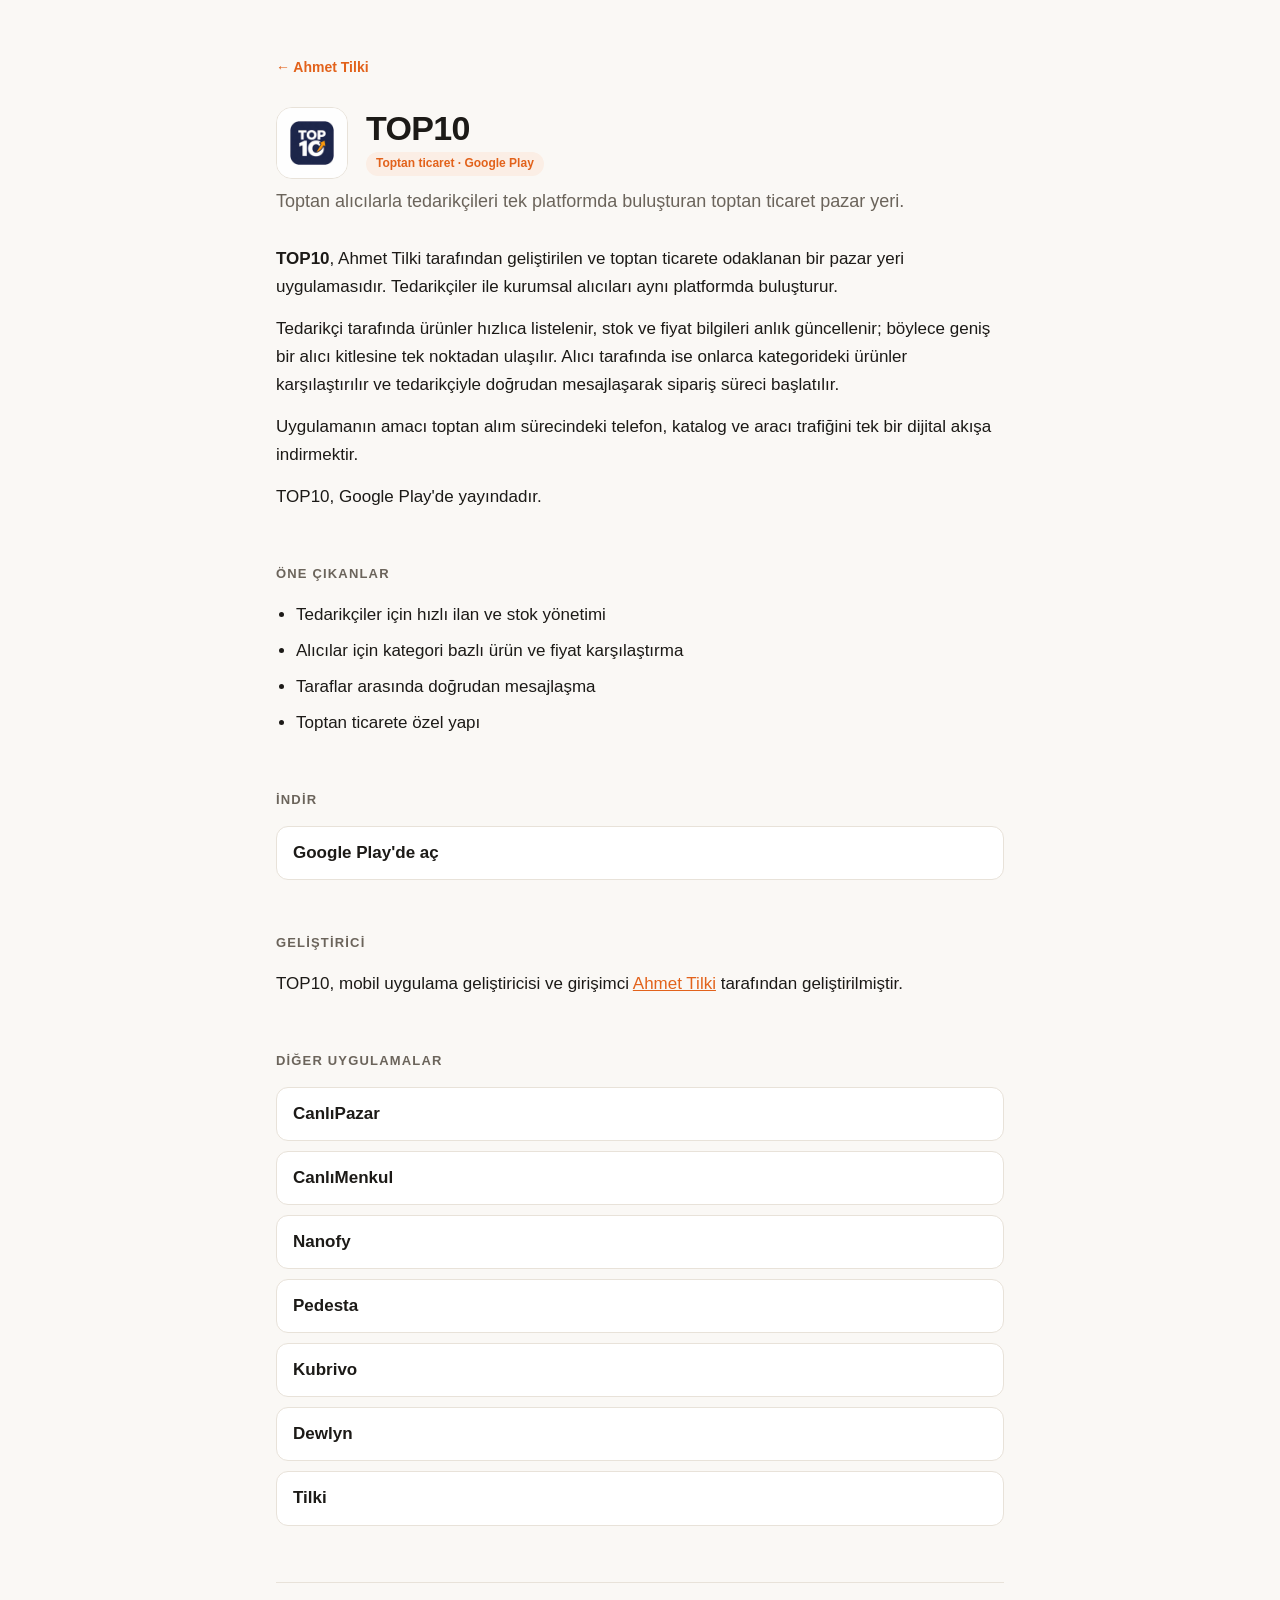
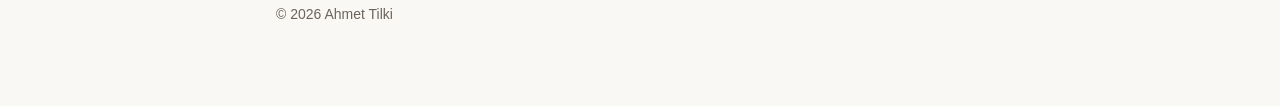
<file: top10.html>
<!doctype html>
<html lang="tr">
<head>
<meta charset="utf-8">
<meta name="viewport" content="width=device-width, initial-scale=1">
<title>TOP10 — Ahmet Tilki</title>
<meta name="description" content="TOP10, Ahmet Tilki tarafından geliştirilen toptan ticaret pazar yeridir. Tedarikçilerle kurumsal alıcıları buluşturur.">
<link rel="canonical" href="https://tilki0024.github.io/top10.html">
<meta property="og:title" content="TOP10 — Ahmet Tilki">
<meta property="og:description" content="TOP10, Ahmet Tilki tarafından geliştirilen toptan ticaret pazar yeridir. Tedarikçilerle kurumsal alıcıları buluşturur.">
<link rel="stylesheet" href="/stil.css">
<script type="application/ld+json">
{
  "@context": "https://schema.org",
  "@type": "SoftwareApplication",
  "name": "TOP10",
  "url": "https://tilki0024.github.io/top10.html",
  "applicationCategory": "MobileApplication",
  "operatingSystem": "Android",
  "downloadUrl": "https://play.google.com/store/apps/details?id=com.top10ahmettilki",
  "description": "Toptan alıcılarla tedarikçileri tek platformda buluşturan toptan ticaret pazar yeri.",
  "author": {
    "@type": "Person",
    "name": "Ahmet Tilki",
    "url": "https://tilki0024.github.io/"
  }
}
</script>
</head>
<body>
<main>
<p class="ust"><a href="/">← Ahmet Tilki</a></p>

<div class="proje-bas">
  <img src="/img/top10.png" alt="TOP10 logosu">
  <div>
    <h1>TOP10</h1>
    <span class="etiket">Toptan ticaret · Google Play</span>
  </div>
</div>
<p class="ozet">Toptan alıcılarla tedarikçileri tek platformda buluşturan toptan ticaret pazar yeri.</p>

<p><b>TOP10</b>, Ahmet Tilki tarafından geliştirilen ve toptan ticarete odaklanan bir pazar yeri uygulamasıdır. Tedarikçiler ile kurumsal alıcıları aynı platformda buluşturur.</p>
<p>Tedarikçi tarafında ürünler hızlıca listelenir, stok ve fiyat bilgileri anlık güncellenir; böylece geniş bir alıcı kitlesine tek noktadan ulaşılır. Alıcı tarafında ise onlarca kategorideki ürünler karşılaştırılır ve tedarikçiyle doğrudan mesajlaşarak sipariş süreci başlatılır.</p>
<p>Uygulamanın amacı toptan alım sürecindeki telefon, katalog ve aracı trafiğini tek bir dijital akışa indirmektir.</p>
<p>TOP10, Google Play'de yayındadır.</p>

<h2>Öne çıkanlar</h2>
<ul class="ozellik">
  <li>Tedarikçiler için hızlı ilan ve stok yönetimi</li>
  <li>Alıcılar için kategori bazlı ürün ve fiyat karşılaştırma</li>
  <li>Taraflar arasında doğrudan mesajlaşma</li>
  <li>Toptan ticarete özel yapı</li>
</ul>

<h2>İndir</h2>
<div class="digerleri"><a href="https://play.google.com/store/apps/details?id=com.top10ahmettilki">Google Play'de aç</a></div>

<h2>Geliştirici</h2>
<p>TOP10, mobil uygulama geliştiricisi ve girişimci <a href="/">Ahmet Tilki</a> tarafından geliştirilmiştir.</p>

<h2>Diğer uygulamalar</h2>
<div class="digerleri">
  <a href="/canlipazar.html">CanlıPazar</a>
  <a href="/canlimenkul.html">CanlıMenkul</a>
  <a href="/nanofy.html">Nanofy</a>
  <a href="/pedesta.html">Pedesta</a>
  <a href="/kubrivo.html">Kubrivo</a>
  <a href="/dewlyn.html">Dewlyn</a>
  <a href="/tilki.html">Tilki</a>
</div>

<footer>© <span id="yil">2026</span> Ahmet Tilki</footer>
</main>
<script>document.getElementById("yil").textContent = new Date().getFullYear();</script>
</body>
</html>
</file>
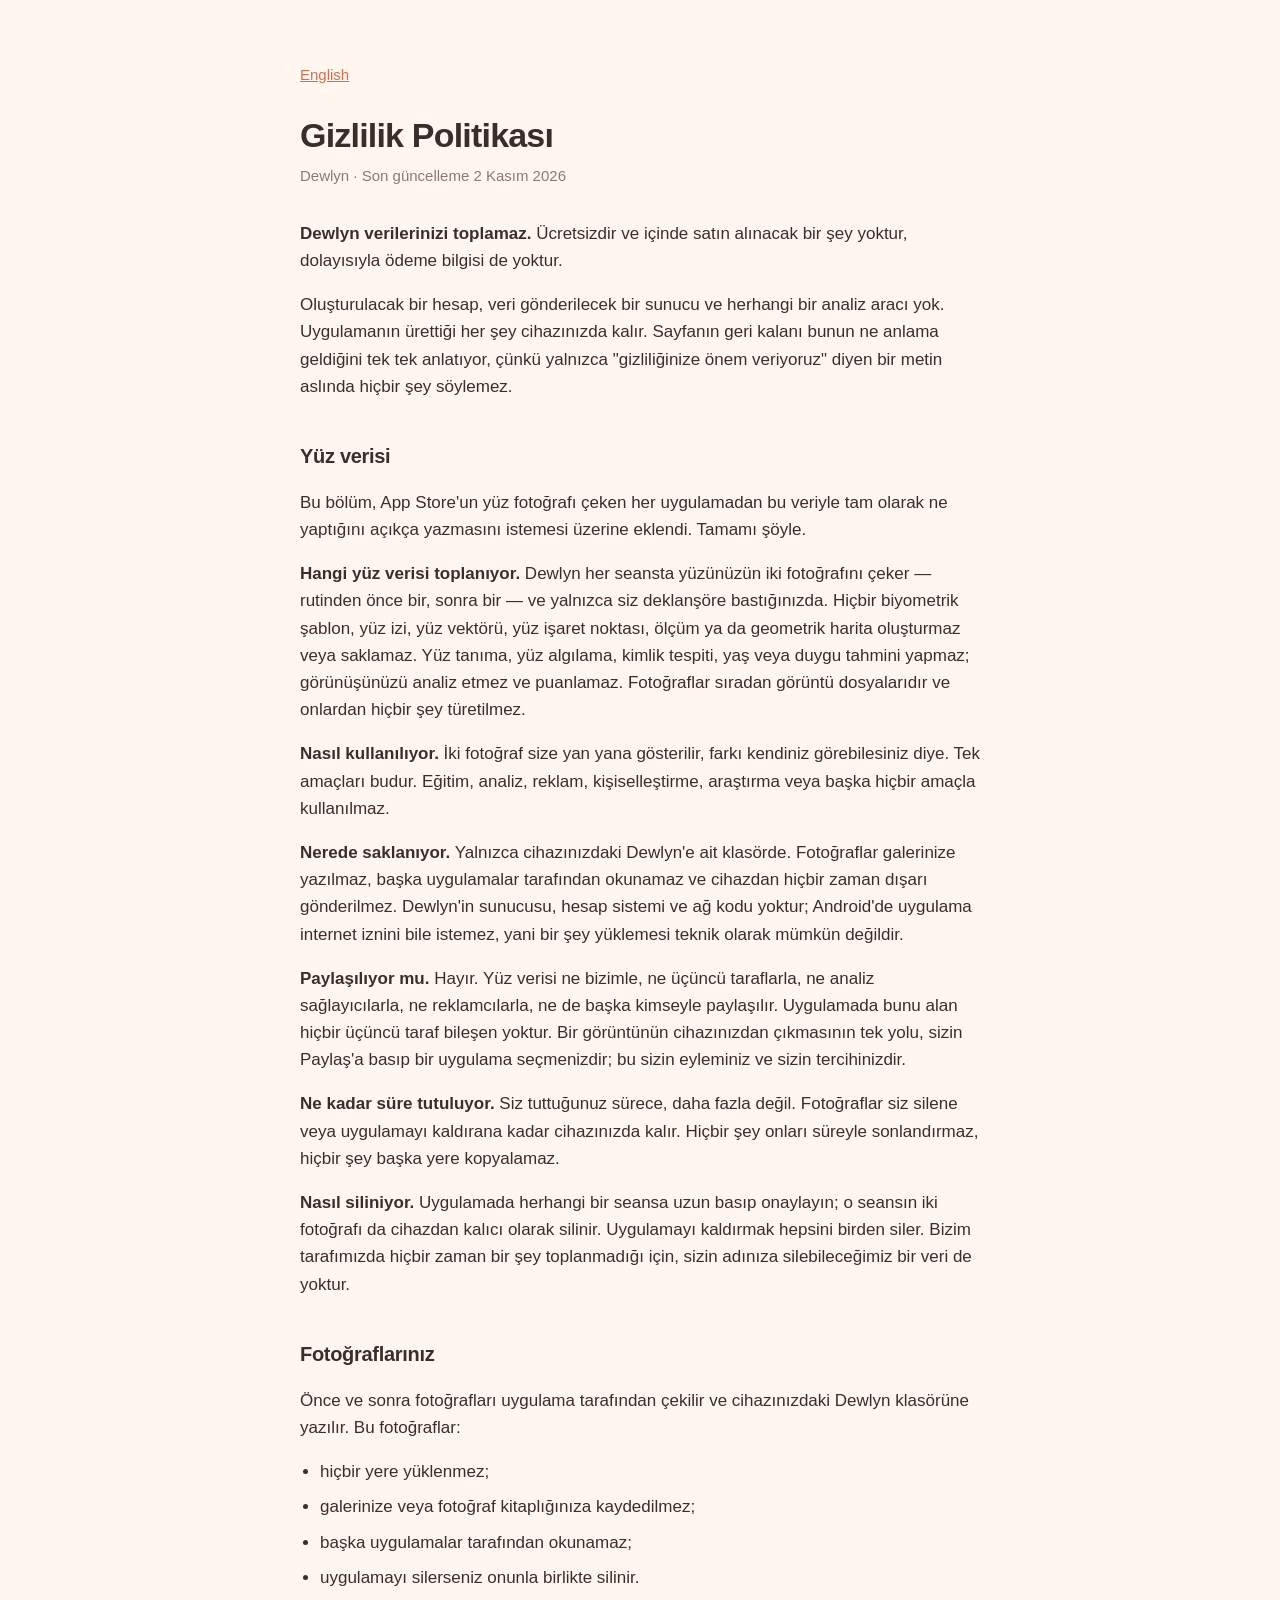
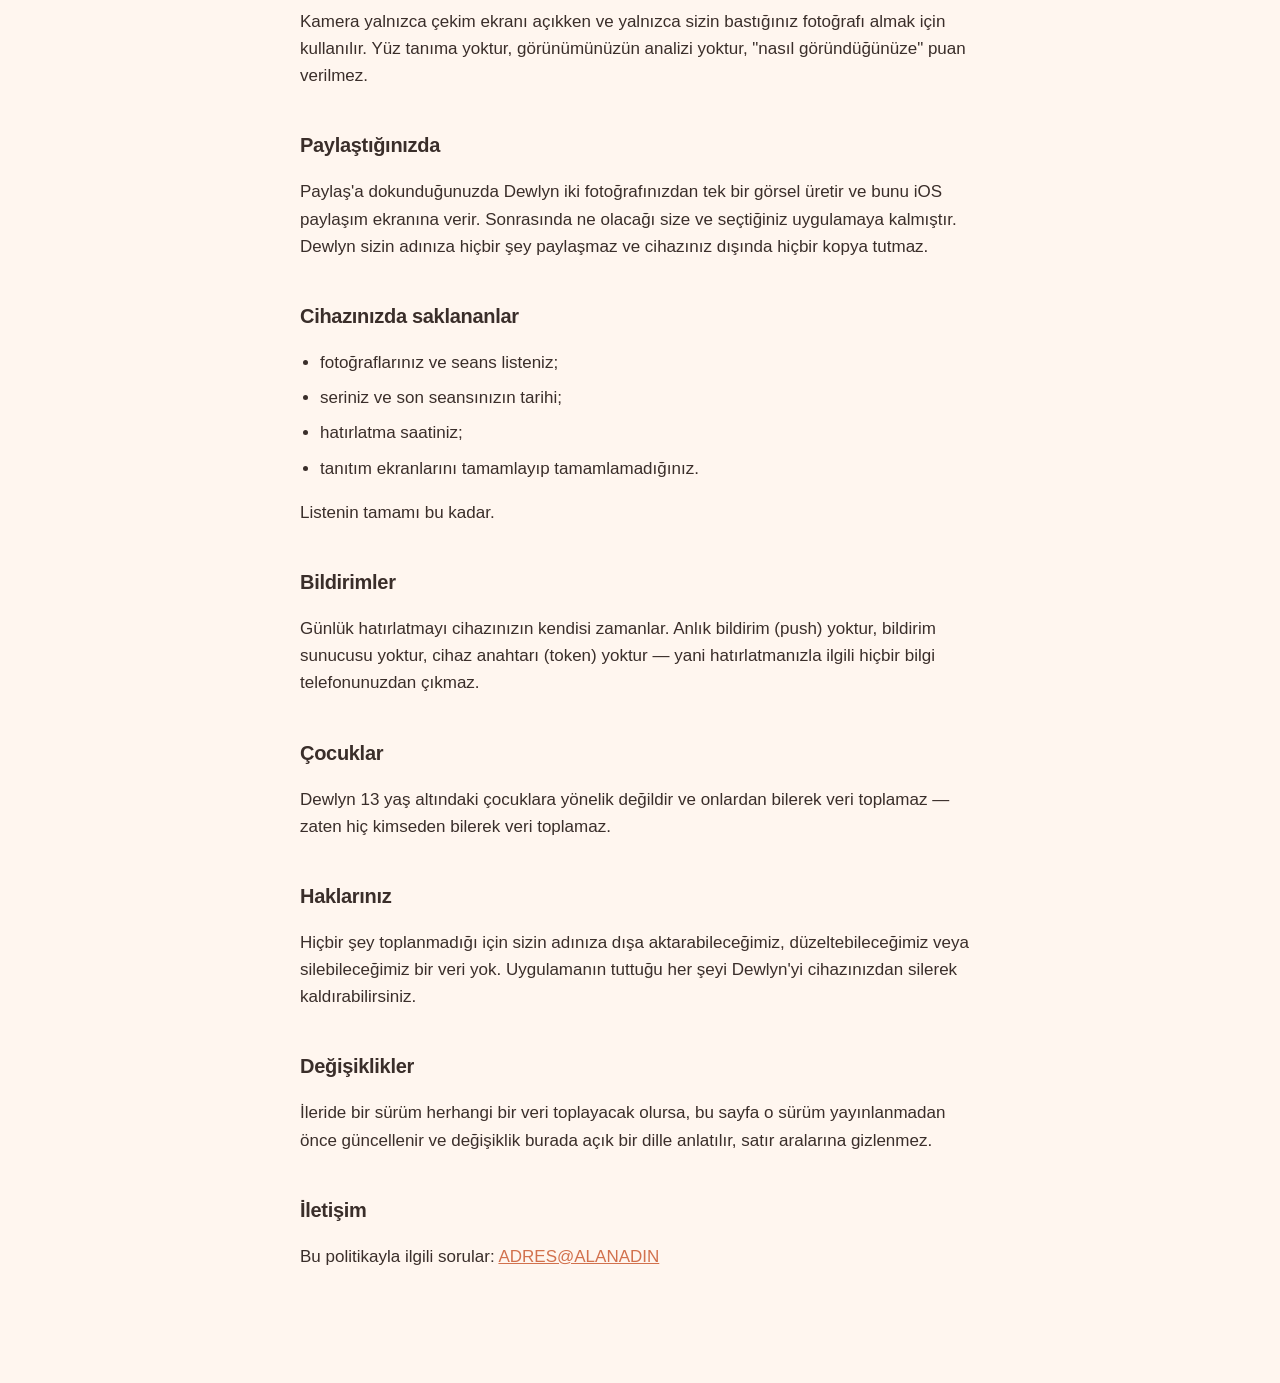
<file: dewlyn/gizlilik.html>
<!doctype html>
<html lang="tr">
<head>
<meta charset="utf-8">
<meta name="viewport" content="width=device-width, initial-scale=1">
<title>Dewlyn — Gizlilik Politikası</title>
<link rel="stylesheet" href="style.css">
</head>
<body>
<main>
  <p class="lang"><a href="privacy.html">English</a></p>

  <h1>Gizlilik Politikası</h1>
  <p class="updated">Dewlyn · Son güncelleme 2 Kasım 2026</p>

  <p><strong>Dewlyn verilerinizi toplamaz.</strong> Ücretsizdir ve içinde satın
  alınacak bir şey yoktur, dolayısıyla ödeme bilgisi de yoktur.</p>

  <p>Oluşturulacak bir hesap, veri gönderilecek bir sunucu ve herhangi bir
  analiz aracı yok. Uygulamanın ürettiği her şey cihazınızda kalır. Sayfanın
  geri kalanı bunun ne anlama geldiğini tek tek anlatıyor, çünkü yalnızca
  "gizliliğinize önem veriyoruz" diyen bir metin aslında hiçbir şey söylemez.</p>

  <h2>Yüz verisi</h2>
  <p>Bu bölüm, App Store'un yüz fotoğrafı çeken her uygulamadan bu veriyle tam
  olarak ne yaptığını açıkça yazmasını istemesi üzerine eklendi. Tamamı şöyle.</p>
  <p><strong>Hangi yüz verisi toplanıyor.</strong> Dewlyn her seansta yüzünüzün
  iki fotoğrafını çeker — rutinden önce bir, sonra bir — ve yalnızca siz
  deklanşöre bastığınızda. Hiçbir biyometrik şablon, yüz izi, yüz vektörü, yüz
  işaret noktası, ölçüm ya da geometrik harita oluşturmaz veya saklamaz. Yüz
  tanıma, yüz algılama, kimlik tespiti, yaş veya duygu tahmini yapmaz;
  görünüşünüzü analiz etmez ve puanlamaz. Fotoğraflar sıradan görüntü
  dosyalarıdır ve onlardan hiçbir şey türetilmez.</p>
  <p><strong>Nasıl kullanılıyor.</strong> İki fotoğraf size yan yana gösterilir,
  farkı kendiniz görebilesiniz diye. Tek amaçları budur. Eğitim, analiz,
  reklam, kişiselleştirme, araştırma veya başka hiçbir amaçla kullanılmaz.</p>
  <p><strong>Nerede saklanıyor.</strong> Yalnızca cihazınızdaki Dewlyn'e ait
  klasörde. Fotoğraflar galerinize yazılmaz, başka uygulamalar tarafından
  okunamaz ve cihazdan hiçbir zaman dışarı gönderilmez. Dewlyn'in sunucusu,
  hesap sistemi ve ağ kodu yoktur; Android'de uygulama internet iznini bile
  istemez, yani bir şey yüklemesi teknik olarak mümkün değildir.</p>
  <p><strong>Paylaşılıyor mu.</strong> Hayır. Yüz verisi ne bizimle, ne üçüncü
  taraflarla, ne analiz sağlayıcılarla, ne reklamcılarla, ne de başka kimseyle
  paylaşılır. Uygulamada bunu alan hiçbir üçüncü taraf bileşen yoktur. Bir
  görüntünün cihazınızdan çıkmasının tek yolu, sizin Paylaş'a basıp bir
  uygulama seçmenizdir; bu sizin eyleminiz ve sizin tercihinizdir.</p>
  <p><strong>Ne kadar süre tutuluyor.</strong> Siz tuttuğunuz sürece, daha
  fazla değil. Fotoğraflar siz silene veya uygulamayı kaldırana kadar
  cihazınızda kalır. Hiçbir şey onları süreyle sonlandırmaz, hiçbir şey başka
  yere kopyalamaz.</p>
  <p><strong>Nasıl siliniyor.</strong> Uygulamada herhangi bir seansa uzun
  basıp onaylayın; o seansın iki fotoğrafı da cihazdan kalıcı olarak silinir.
  Uygulamayı kaldırmak hepsini birden siler. Bizim tarafımızda hiçbir zaman bir
  şey toplanmadığı için, sizin adınıza silebileceğimiz bir veri de yoktur.</p>

  <h2>Fotoğraflarınız</h2>
  <p>Önce ve sonra fotoğrafları uygulama tarafından çekilir ve cihazınızdaki
  Dewlyn klasörüne yazılır. Bu fotoğraflar:</p>
  <ul>
    <li>hiçbir yere yüklenmez;</li>
    <li>galerinize veya fotoğraf kitaplığınıza kaydedilmez;</li>
    <li>başka uygulamalar tarafından okunamaz;</li>
    <li>uygulamayı silerseniz onunla birlikte silinir.</li>
  </ul>
  <p>Kamera yalnızca çekim ekranı açıkken ve yalnızca sizin bastığınız fotoğrafı
  almak için kullanılır. Yüz tanıma yoktur, görünümünüzün analizi yoktur,
  "nasıl göründüğünüze" puan verilmez.</p>

  <h2>Paylaştığınızda</h2>
  <p>Paylaş'a dokunduğunuzda Dewlyn iki fotoğrafınızdan tek bir görsel üretir ve
  bunu iOS paylaşım ekranına verir. Sonrasında ne olacağı size ve seçtiğiniz
  uygulamaya kalmıştır. Dewlyn sizin adınıza hiçbir şey paylaşmaz ve cihazınız
  dışında hiçbir kopya tutmaz.</p>

  <h2>Cihazınızda saklananlar</h2>
  <ul>
    <li>fotoğraflarınız ve seans listeniz;</li>
    <li>seriniz ve son seansınızın tarihi;</li>
    <li>hatırlatma saatiniz;</li>
    <li>tanıtım ekranlarını tamamlayıp tamamlamadığınız.</li>
  </ul>
  <p>Listenin tamamı bu kadar.</p>

  <h2>Bildirimler</h2>
  <p>Günlük hatırlatmayı cihazınızın kendisi zamanlar. Anlık bildirim (push)
  yoktur, bildirim sunucusu yoktur, cihaz anahtarı (token) yoktur — yani
  hatırlatmanızla ilgili hiçbir bilgi telefonunuzdan çıkmaz.</p>

  <h2>Çocuklar</h2>
  <p>Dewlyn 13 yaş altındaki çocuklara yönelik değildir ve onlardan bilerek veri
  toplamaz — zaten hiç kimseden bilerek veri toplamaz.</p>

  <h2>Haklarınız</h2>
  <p>Hiçbir şey toplanmadığı için sizin adınıza dışa aktarabileceğimiz,
  düzeltebileceğimiz veya silebileceğimiz bir veri yok. Uygulamanın tuttuğu her
  şeyi Dewlyn'yi cihazınızdan silerek kaldırabilirsiniz.</p>

  <h2>Değişiklikler</h2>
  <p>İleride bir sürüm herhangi bir veri toplayacak olursa, bu sayfa o sürüm
  yayınlanmadan önce güncellenir ve değişiklik burada açık bir dille anlatılır,
  satır aralarına gizlenmez.</p>

  <h2>İletişim</h2>
  <p>Bu politikayla ilgili sorular: <a href="mailto:ADRES@ALANADIN">ADRES@ALANADIN</a></p>
</main>
</body>
</html>
</file>
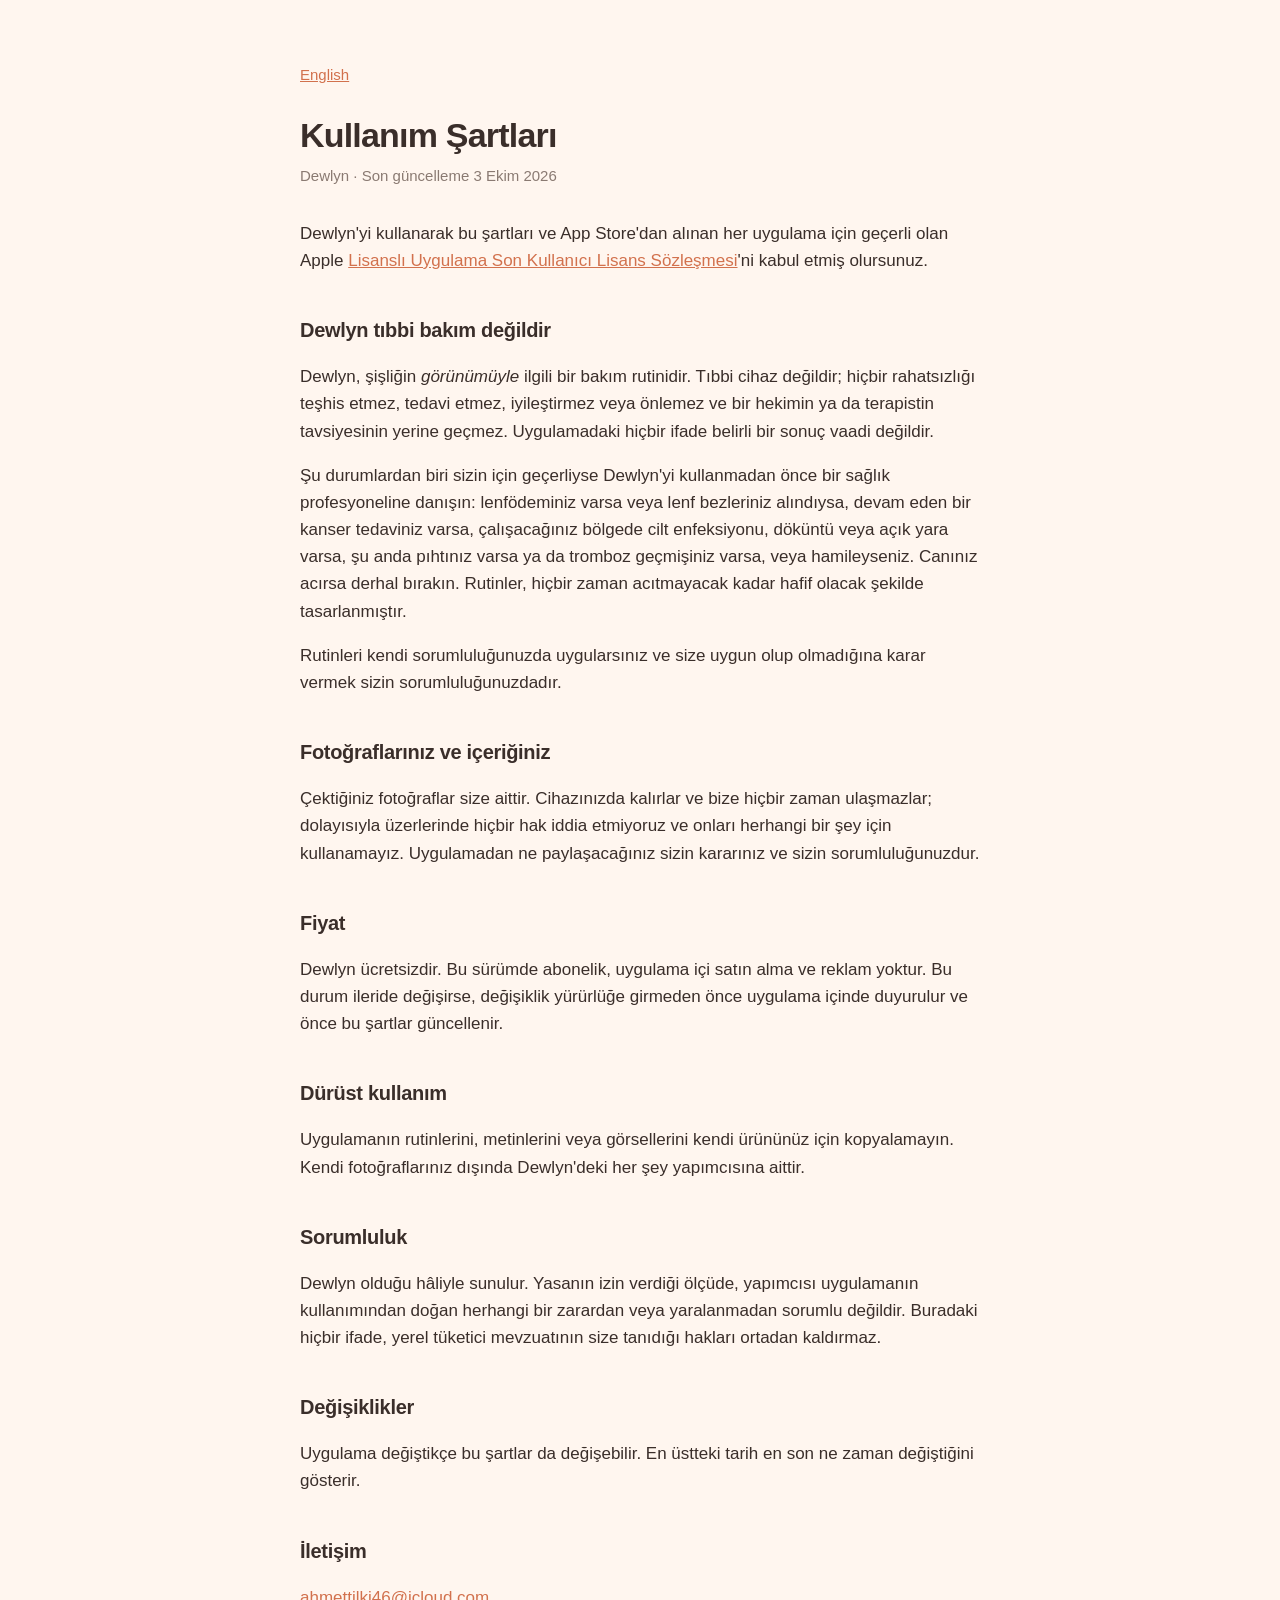
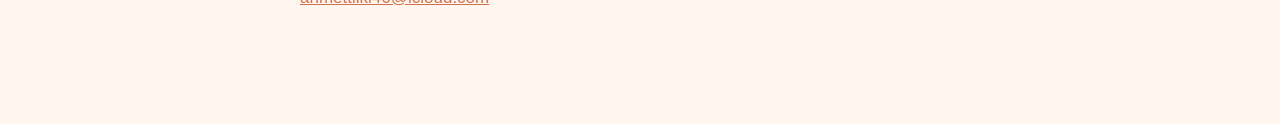
<file: dewlyn/kullanim-sartlari.html>
<!doctype html>
<html lang="tr">
<head>
<meta charset="utf-8">
<meta name="viewport" content="width=device-width, initial-scale=1">
<title>Dewlyn — Kullanım Şartları</title>
<link rel="stylesheet" href="style.css">
</head>
<body>
<main>
  <p class="lang"><a href="terms.html">English</a></p>

  <h1>Kullanım Şartları</h1>
  <p class="updated">Dewlyn · Son güncelleme 3 Ekim 2026</p>

  <p>Dewlyn'yi kullanarak bu şartları ve App Store'dan alınan her uygulama için
  geçerli olan Apple
  <a href="https://www.apple.com/legal/internet-services/itunes/dev/stdeula/">
  Lisanslı Uygulama Son Kullanıcı Lisans Sözleşmesi</a>'ni kabul etmiş
  olursunuz.</p>

  <h2>Dewlyn tıbbi bakım değildir</h2>
  <p>Dewlyn, şişliğin <em>görünümüyle</em> ilgili bir bakım rutinidir. Tıbbi
  cihaz değildir; hiçbir rahatsızlığı teşhis etmez, tedavi etmez, iyileştirmez
  veya önlemez ve bir hekimin ya da terapistin tavsiyesinin yerine geçmez.
  Uygulamadaki hiçbir ifade belirli bir sonuç vaadi değildir.</p>
  <p>Şu durumlardan biri sizin için geçerliyse Dewlyn'yi kullanmadan önce bir
  sağlık profesyoneline danışın: lenfödeminiz varsa veya lenf bezleriniz
  alındıysa, devam eden bir kanser tedaviniz varsa, çalışacağınız bölgede cilt
  enfeksiyonu, döküntü veya açık yara varsa, şu anda pıhtınız varsa ya da
  tromboz geçmişiniz varsa, veya hamileyseniz. Canınız acırsa derhal bırakın.
  Rutinler, hiçbir zaman acıtmayacak kadar hafif olacak şekilde tasarlanmıştır.</p>
  <p>Rutinleri kendi sorumluluğunuzda uygularsınız ve size uygun olup
  olmadığına karar vermek sizin sorumluluğunuzdadır.</p>

  <h2>Fotoğraflarınız ve içeriğiniz</h2>
  <p>Çektiğiniz fotoğraflar size aittir. Cihazınızda kalırlar ve bize hiçbir
  zaman ulaşmazlar; dolayısıyla üzerlerinde hiçbir hak iddia etmiyoruz ve
  onları herhangi bir şey için kullanamayız. Uygulamadan ne paylaşacağınız
  sizin kararınız ve sizin sorumluluğunuzdur.</p>

  <h2>Fiyat</h2>
  <p>Dewlyn ücretsizdir. Bu sürümde abonelik, uygulama içi satın alma ve reklam
  yoktur. Bu durum ileride değişirse, değişiklik yürürlüğe girmeden önce
  uygulama içinde duyurulur ve önce bu şartlar güncellenir.</p>

  <h2>Dürüst kullanım</h2>
  <p>Uygulamanın rutinlerini, metinlerini veya görsellerini kendi ürününüz için
  kopyalamayın. Kendi fotoğraflarınız dışında Dewlyn'deki her şey yapımcısına
  aittir.</p>

  <h2>Sorumluluk</h2>
  <p>Dewlyn olduğu hâliyle sunulur. Yasanın izin verdiği ölçüde, yapımcısı
  uygulamanın kullanımından doğan herhangi bir zarardan veya yaralanmadan
  sorumlu değildir. Buradaki hiçbir ifade, yerel tüketici mevzuatının size
  tanıdığı hakları ortadan kaldırmaz.</p>

  <h2>Değişiklikler</h2>
  <p>Uygulama değiştikçe bu şartlar da değişebilir. En üstteki tarih en son ne
  zaman değiştiğini gösterir.</p>

  <h2>İletişim</h2>
  <p><a href="mailto:ahmettilki46@icloud.com">ahmettilki46@icloud.com</a></p>
</main>
</body>
</html>
</file>
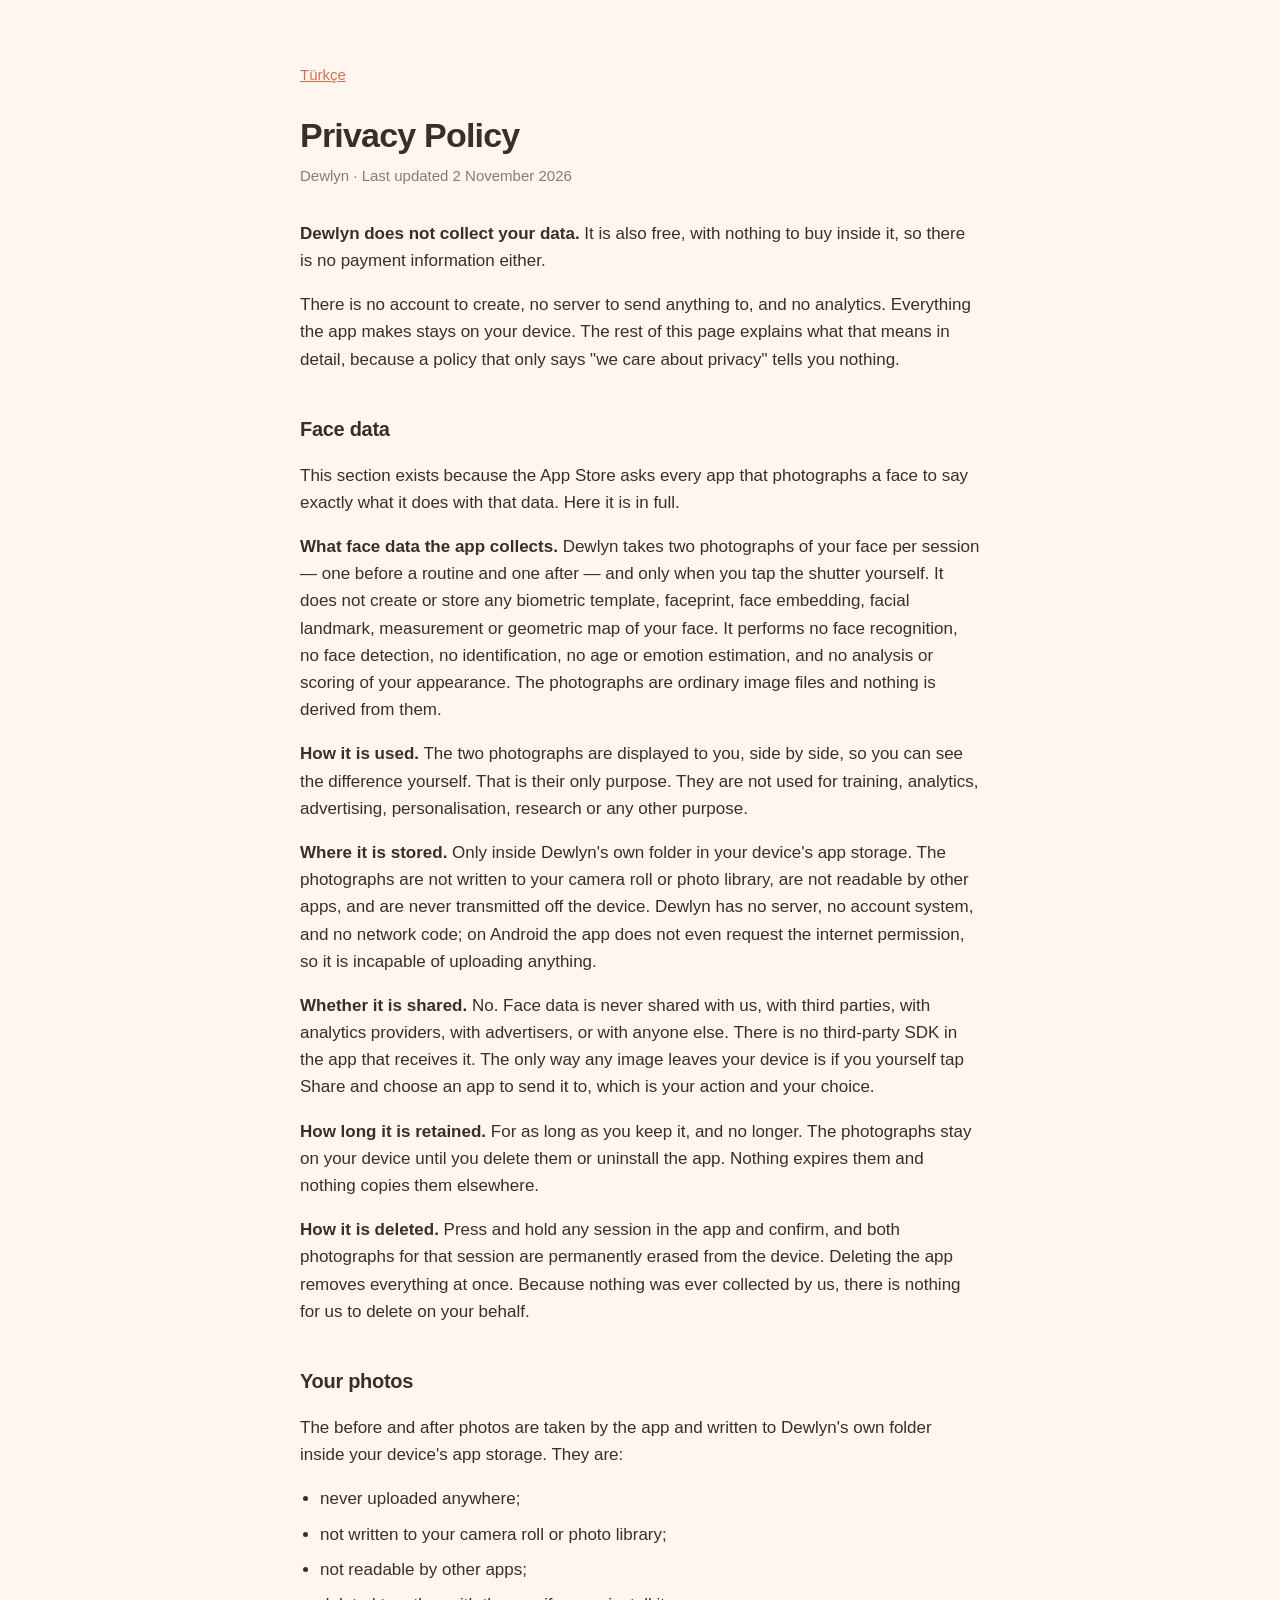
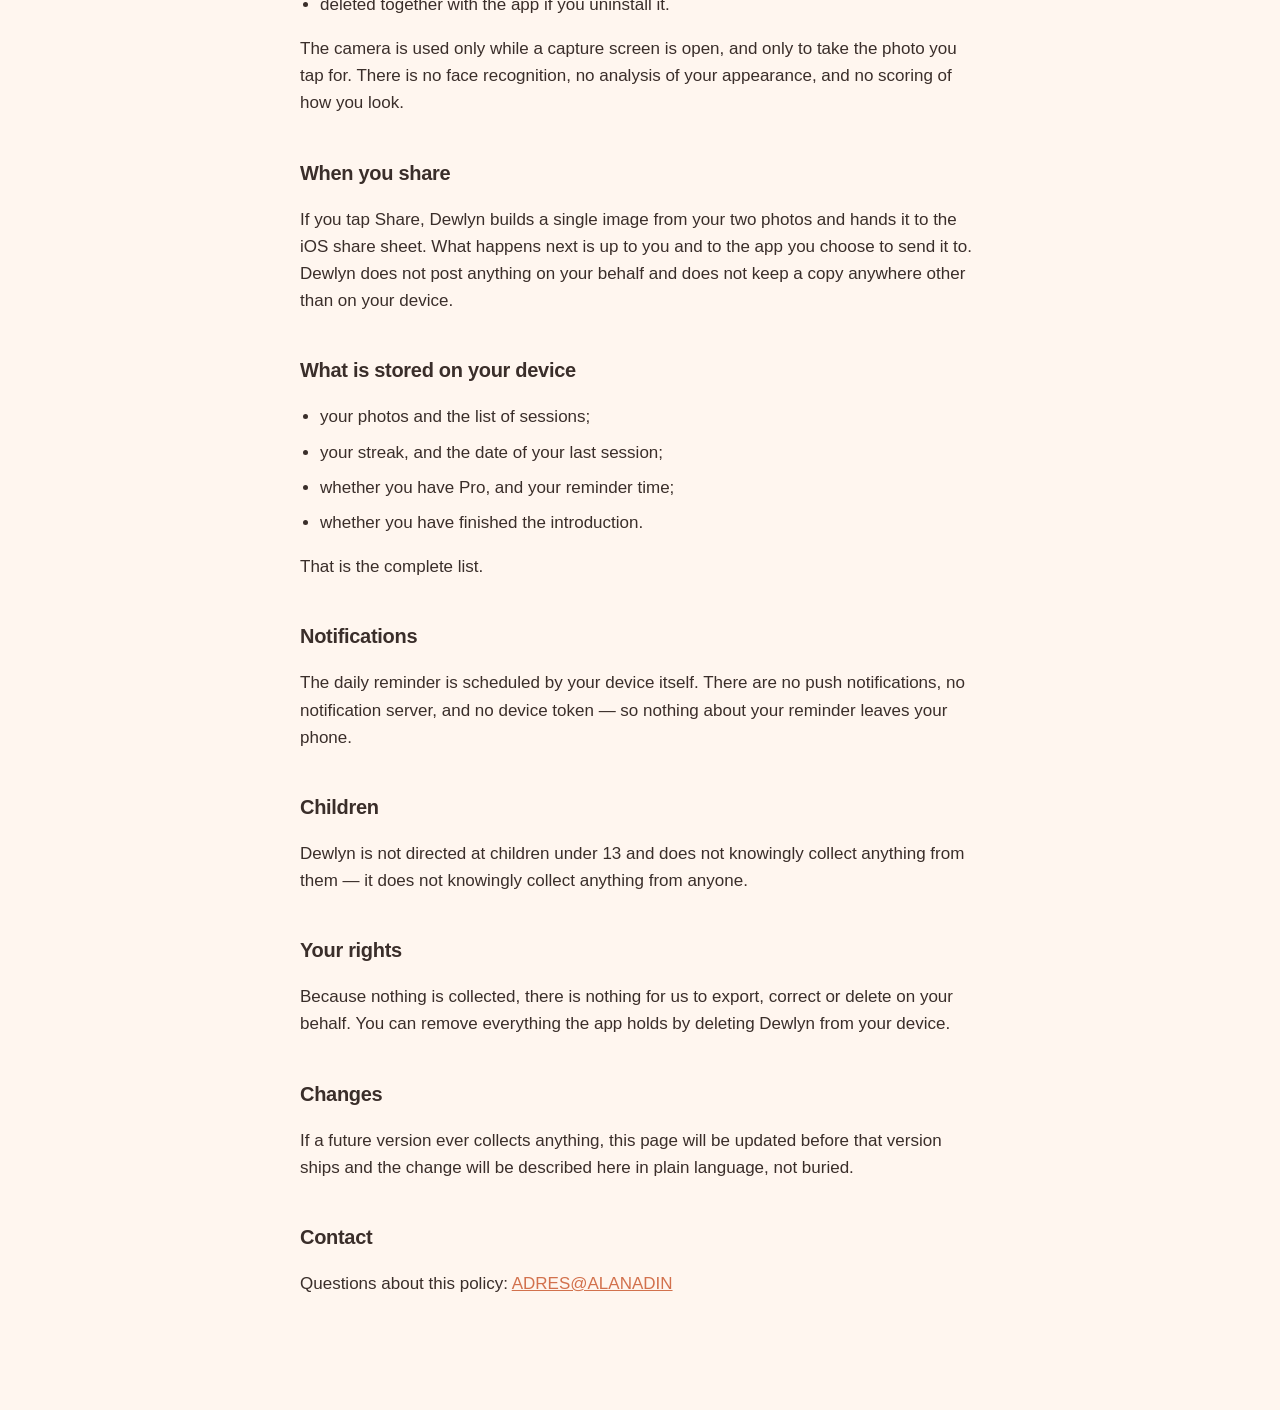
<file: dewlyn/privacy.html>
<!doctype html>
<html lang="en">
<head>
<meta charset="utf-8">
<meta name="viewport" content="width=device-width, initial-scale=1">
<title>Dewlyn — Privacy Policy</title>
<link rel="stylesheet" href="style.css">
</head>
<body>
<main>
  <p class="lang"><a href="gizlilik.html">Türkçe</a></p>

  <h1>Privacy Policy</h1>
  <p class="updated">Dewlyn · Last updated 2 November 2026</p>

 <p><strong>Dewlyn does not collect your data.</strong> It is also free, with nothing to buy inside it, so there is no payment information either.</p>

  <p>There is no account to create, no server to send anything to, and no analytics. Everything the app
  makes stays on your device. The rest of this page explains what that means
  in detail, because a policy that only says "we care about privacy" tells you
  nothing.</p>

  <h2>Face data</h2>
  <p>This section exists because the App Store asks every app that photographs
  a face to say exactly what it does with that data. Here it is in full.</p>
  <p><strong>What face data the app collects.</strong> Dewlyn takes two
  photographs of your face per session — one before a routine and one after —
  and only when you tap the shutter yourself. It does not create or store any
  biometric template, faceprint, face embedding, facial landmark, measurement
  or geometric map of your face. It performs no face recognition, no face
  detection, no identification, no age or emotion estimation, and no analysis
  or scoring of your appearance. The photographs are ordinary image files and
  nothing is derived from them.</p>
  <p><strong>How it is used.</strong> The two photographs are displayed to you,
  side by side, so you can see the difference yourself. That is their only
  purpose. They are not used for training, analytics, advertising,
  personalisation, research or any other purpose.</p>
  <p><strong>Where it is stored.</strong> Only inside Dewlyn's own folder in
  your device's app storage. The photographs are not written to your camera
  roll or photo library, are not readable by other apps, and are never
  transmitted off the device. Dewlyn has no server, no account system, and no
  network code; on Android the app does not even request the internet
  permission, so it is incapable of uploading anything.</p>
  <p><strong>Whether it is shared.</strong> No. Face data is never shared with
  us, with third parties, with analytics providers, with advertisers, or with
  anyone else. There is no third-party SDK in the app that receives it. The
  only way any image leaves your device is if you yourself tap Share and choose
  an app to send it to, which is your action and your choice.</p>
  <p><strong>How long it is retained.</strong> For as long as you keep it, and
  no longer. The photographs stay on your device until you delete them or
  uninstall the app. Nothing expires them and nothing copies them elsewhere.</p>
  <p><strong>How it is deleted.</strong> Press and hold any session in the app
  and confirm, and both photographs for that session are permanently erased
  from the device. Deleting the app removes everything at once. Because nothing
  was ever collected by us, there is nothing for us to delete on your behalf.</p>

  <h2>Your photos</h2>
  <p>The before and after photos are taken by the app and written to Dewlyn's
  own folder inside your device's app storage. They are:</p>
  <ul>
    <li>never uploaded anywhere;</li>
    <li>not written to your camera roll or photo library;</li>
    <li>not readable by other apps;</li>
    <li>deleted together with the app if you uninstall it.</li>
  </ul>
  <p>The camera is used only while a capture screen is open, and only to take
  the photo you tap for. There is no face recognition, no analysis of your
  appearance, and no scoring of how you look.</p>

  <h2>When you share</h2>
  <p>If you tap Share, Dewlyn builds a single image from your two photos and
  hands it to the iOS share sheet. What happens next is up to you and to the
  app you choose to send it to. Dewlyn does not post anything on your behalf and
  does not keep a copy anywhere other than on your device.</p>

  <h2>What is stored on your device</h2>
  <ul>
    <li>your photos and the list of sessions;</li>
    <li>your streak, and the date of your last session;</li>
    <li>whether you have Pro, and your reminder time;</li>
    <li>whether you have finished the introduction.</li>
  </ul>
  <p>That is the complete list.</p>

  <h2>Notifications</h2>
  <p>The daily reminder is scheduled by your device itself. There are no push
  notifications, no notification server, and no device token — so nothing about
  your reminder leaves your phone.</p>

  <h2>Children</h2>
  <p>Dewlyn is not directed at children under 13 and does not knowingly collect
  anything from them — it does not knowingly collect anything from anyone.</p>

  <h2>Your rights</h2>
  <p>Because nothing is collected, there is nothing for us to export, correct
  or delete on your behalf. You can remove everything the app holds by deleting
  Dewlyn from your device.</p>

  <h2>Changes</h2>
  <p>If a future version ever collects anything, this page will be updated
  before that version ships and the change will be described here in plain
  language, not buried.</p>

  <h2>Contact</h2>
  <p>Questions about this policy: <a href="mailto:ADRES@ALANADIN">ADRES@ALANADIN</a></p>
</main>
</body>
</html>
</file>
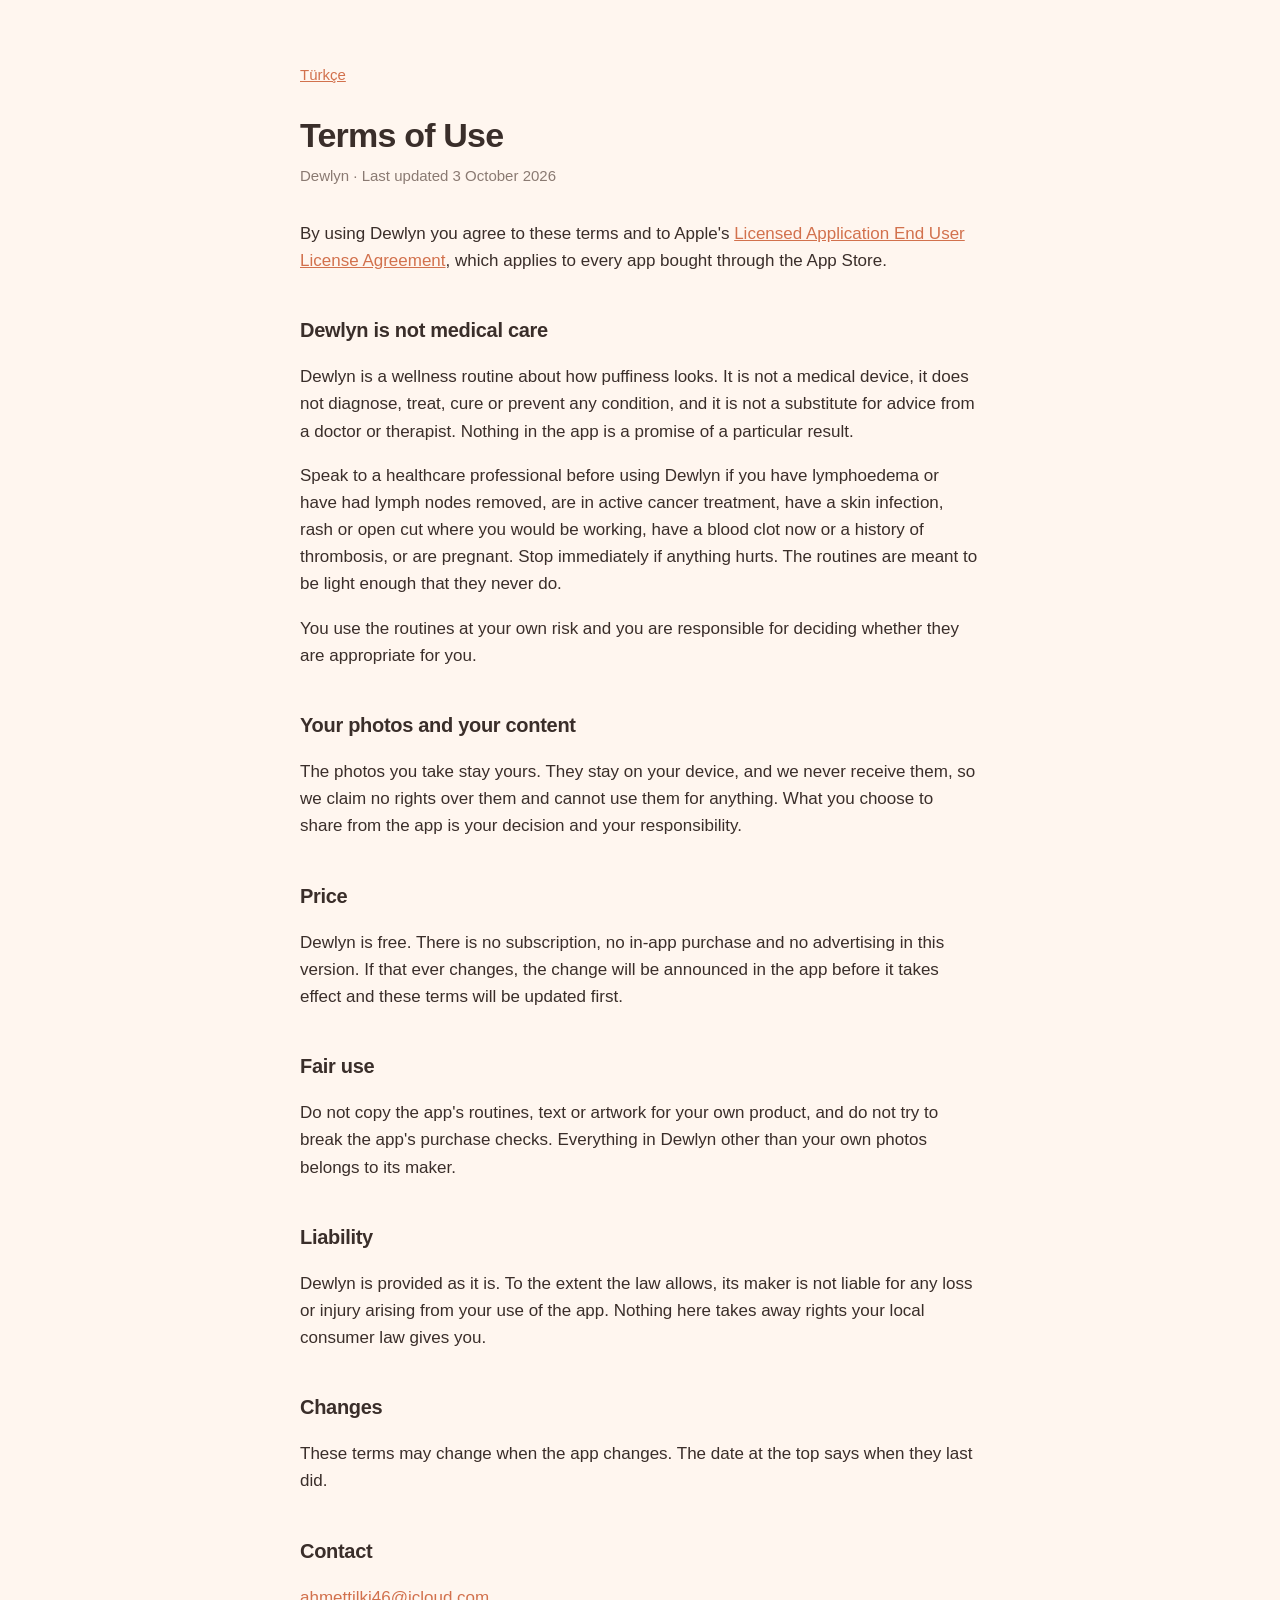
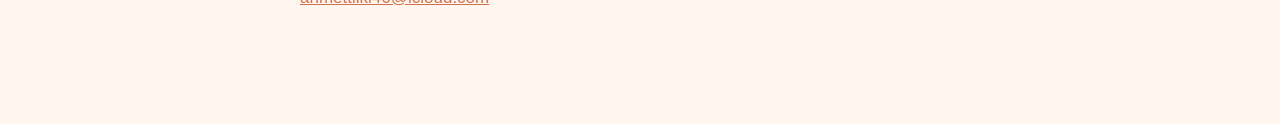
<file: dewlyn/terms.html>
<!doctype html>
<html lang="en">
<head>
<meta charset="utf-8">
<meta name="viewport" content="width=device-width, initial-scale=1">
<title>Dewlyn — Terms of Use</title>
<link rel="stylesheet" href="style.css">
</head>
<body>
<main>
  <p class="lang"><a href="kullanim-sartlari.html">Türkçe</a></p>

  <h1>Terms of Use</h1>
  <p class="updated">Dewlyn · Last updated 3 October 2026</p>

  <p>By using Dewlyn you agree to these terms and to Apple's
  <a href="https://www.apple.com/legal/internet-services/itunes/dev/stdeula/">
  Licensed Application End User License Agreement</a>, which applies to every
  app bought through the App Store.</p>

  <h2>Dewlyn is not medical care</h2>
  <p>Dewlyn is a wellness routine about how puffiness looks. It is not a medical
  device, it does not diagnose, treat, cure or prevent any condition, and it is
  not a substitute for advice from a doctor or therapist. Nothing in the app is
  a promise of a particular result.</p>
  <p>Speak to a healthcare professional before using Dewlyn if you have
  lymphoedema or have had lymph nodes removed, are in active cancer treatment,
  have a skin infection, rash or open cut where you would be working, have a
  blood clot now or a history of thrombosis, or are pregnant. Stop immediately
  if anything hurts. The routines are meant to be light enough that they never
  do.</p>
  <p>You use the routines at your own risk and you are responsible for deciding
  whether they are appropriate for you.</p>

  <h2>Your photos and your content</h2>
  <p>The photos you take stay yours. They stay on your device, and we never
  receive them, so we claim no rights over them and cannot use them for
  anything. What you choose to share from the app is your decision and your
  responsibility.</p>

  <h2>Price</h2>
  <p>Dewlyn is free. There is no subscription, no in-app purchase and no
  advertising in this version. If that ever changes, the change will be
  announced in the app before it takes effect and these terms will be updated
  first.</p>

  <h2>Fair use</h2>
  <p>Do not copy the app's routines, text or artwork for your own product, and
  do not try to break the app's purchase checks. Everything in Dewlyn other than
  your own photos belongs to its maker.</p>

  <h2>Liability</h2>
  <p>Dewlyn is provided as it is. To the extent the law allows, its maker is not
  liable for any loss or injury arising from your use of the app. Nothing here
  takes away rights your local consumer law gives you.</p>

  <h2>Changes</h2>
  <p>These terms may change when the app changes. The date at the top says when
  they last did.</p>

  <h2>Contact</h2>
  <p><a href="mailto:ahmettilki46@icloud.com">ahmettilki46@icloud.com</a></p>
</main>
</body>
</html>
</file>
<file: stil.css>
:root{--bg:#faf8f5;--card:#fff;--ink:#1c1a17;--mute:#6b645b;--line:#e8e2d9;--accent:#e2621b;--soft:#fbeee5}
@media (prefers-color-scheme:dark){:root{--bg:#141210;--card:#1d1a17;--ink:#f3eee7;--mute:#a59d92;--line:#2e2a25;--accent:#ff8a4c;--soft:#2a1f18}}
*{box-sizing:border-box}
body{margin:0;background:var(--bg);color:var(--ink);font:17px/1.65 -apple-system,BlinkMacSystemFont,"Segoe UI",Roboto,sans-serif}
main{max-width:760px;margin:0 auto;padding:56px 16px 80px}
header{display:flex;gap:28px;align-items:center;flex-wrap:wrap}
.foto{position:relative;width:140px;height:140px;border-radius:50%;overflow:hidden;background:var(--accent);flex:none;display:grid;place-items:center;color:#fff;font-size:48px;font-weight:700}
.foto img{position:absolute;inset:0;width:100%;height:100%;object-fit:cover}
h1{margin:0;font-size:42px;line-height:1.1;letter-spacing:-.02em}
.rol{color:var(--mute);margin:8px 0 0;font-size:18px}
.kunye{margin:36px 0 0;background:var(--card);border:1px solid var(--line);border-radius:14px;padding:6px 20px}
.kunye div{display:flex;gap:16px;padding:11px 0;border-bottom:1px solid var(--line);font-size:15px}
.kunye div:last-child{border-bottom:0}
.kunye dt{width:130px;flex:none;color:var(--mute)}
.kunye dd{margin:0;font-weight:500}
h2{font-size:13px;text-transform:uppercase;letter-spacing:.09em;color:var(--mute);margin:52px 0 16px}
p{margin:0 0 14px}
.kart{display:flex;gap:16px;align-items:flex-start;background:var(--card);border:1px solid var(--line);border-radius:14px;padding:18px;margin-bottom:12px}
.logo{width:56px;height:56px;border-radius:13px;flex:none;object-fit:contain;background:#fff;border:1px solid var(--line)}
.harf{display:grid;place-items:center;font-weight:700;font-size:24px;color:#fff;border:0}
.kart h3{margin:0;font-size:19px;line-height:1.3}
.etiket{display:inline-block;font-size:12px;font-weight:600;color:var(--accent);background:var(--soft);border-radius:99px;padding:2px 10px;margin-top:4px}
.kart p{margin:8px 0 0;color:var(--mute);font-size:15px}
.zaman{list-style:none;margin:0;padding:0;border-left:2px solid var(--line)}
.zaman li{position:relative;padding:0 0 18px 22px;font-size:15px}
.zaman li::before{content:"";position:absolute;left:-7px;top:6px;width:12px;height:12px;border-radius:50%;background:var(--accent)}
.zaman b{display:block;font-size:14px;color:var(--accent)}
.buyuk{margin:28px 0 0}.buyuk img{display:block;width:100%;max-height:560px;object-fit:cover;object-position:center 72%;border-radius:14px}
.iletisim{display:grid;gap:10px}.iletisim a{display:flex;flex-direction:column;background:var(--card);border:1px solid var(--line);border-radius:14px;padding:14px 18px;text-decoration:none;color:var(--ink);font-weight:600;overflow-wrap:anywhere}.iletisim a:hover{border-color:var(--accent)}.iletisim span{font-size:12px;font-weight:600;color:var(--mute);text-transform:uppercase;letter-spacing:.06em}
footer{margin-top:56px;padding-top:20px;border-top:1px solid var(--line);color:var(--mute);font-size:14px}
a{color:var(--accent)}
@media (max-width:480px){h1{font-size:34px}.kunye dt{width:105px}}

.ust{display:flex;align-items:center;gap:10px;margin:0 0 28px;font-size:14px}
.ust a{text-decoration:none;font-weight:600}
.proje-bas{display:flex;gap:18px;align-items:center;margin:0 0 8px}
.proje-bas img,.proje-bas .harf{width:72px;height:72px;border-radius:16px;flex:none;object-fit:contain;background:#fff;border:1px solid var(--line)}
.proje-bas h1{font-size:34px}
.ozet{color:var(--mute);font-size:18px;margin:0 0 28px}
ul.ozellik{margin:0 0 14px;padding-left:20px}
ul.ozellik li{margin-bottom:8px}
.digerleri{display:grid;gap:10px;margin-top:14px}
.digerleri a{background:var(--card);border:1px solid var(--line);border-radius:12px;padding:12px 16px;text-decoration:none;color:var(--ink);font-weight:600}
.digerleri a:hover{border-color:var(--accent)}

.kart h3 a{color:inherit;text-decoration:none}
.kart h3 a:hover{color:var(--accent)}

.galeri{display:grid;grid-template-columns:repeat(3,1fr);gap:10px;margin:28px 0 0}
.galeri img{display:block;width:100%;aspect-ratio:3/4;object-fit:cover;object-position:center 30%;border-radius:12px}
@media (max-width:600px){.galeri{grid-template-columns:1fr 1fr}.galeri img:first-child{grid-column:span 2;aspect-ratio:4/3;object-position:center 40%}}


.siluet{margin:28px 0;text-align:center}
.siluet svg{width:200px;max-width:60%;height:auto;color:var(--ink)}
.siluet figcaption{margin-top:12px;font-size:14px;color:var(--mute);line-height:1.5;text-align:left}

.sss details{background:var(--card);border:1px solid var(--line);border-radius:14px;padding:0 18px;margin-bottom:10px}
.sss summary{cursor:pointer;padding:15px 0;font-weight:600;list-style:none;display:flex;justify-content:space-between;align-items:center;gap:12px}
.sss summary::-webkit-details-marker{display:none}
.sss summary::after{content:"+";color:var(--accent);font-size:20px;font-weight:600;line-height:1}
.sss details[open] summary::after{content:"\2212"}
.sss details[open] summary{border-bottom:1px solid var(--line)}
.sss p{margin:0;padding:14px 0 18px;color:var(--mute);font-size:15px}

.galeri.dort{grid-template-columns:repeat(4,1fr)}
@media (max-width:600px){.galeri.dort{grid-template-columns:1fr 1fr}.galeri.dort img:first-child{grid-column:auto;aspect-ratio:3/4;object-position:center 30%}}

.ekip-bas{font-size:38px;margin:0 0 8px}
.ekip{display:grid;gap:12px;margin:28px 0 0}
.uye{display:flex;gap:18px;align-items:flex-start;background:var(--card);border:1px solid var(--line);border-radius:14px;padding:20px}
.uye .bas{width:56px;height:56px;border-radius:14px;flex:none;display:grid;place-items:center;background:var(--accent);color:#fff;font-weight:700;font-size:19px;letter-spacing:.02em}
img.uye-foto,.uye img.bas{object-fit:cover;object-position:center 35%}
.uye h2{margin:0;font-size:20px;text-transform:none;letter-spacing:0;color:var(--ink)}
.uye p{margin:10px 0 0;color:var(--mute);font-size:15px}

.uye h3{margin:0;font-size:19px}
.ekip-link{margin-top:16px;font-weight:600}
.ekip-link a{text-decoration:none}
</file>
<file: dewlyn/style.css>
:root {
  --cream: #fff6ef;
  --ink: #3a2e2a;
  --soft: #8a7a72;
  --peach: #d2714d;
  --line: #e8d5c7;
}
* { box-sizing: border-box; }
body {
  margin: 0;
  padding: 48px 20px 96px;
  background: var(--cream);
  color: var(--ink);
  font: 17px/1.6 -apple-system, BlinkMacSystemFont, "Segoe UI", Roboto, sans-serif;
}
main { max-width: 680px; margin: 0 auto; }
h1 { font-size: 34px; line-height: 1.2; letter-spacing: -0.8px; margin: 0 0 8px; }
h2 { font-size: 20px; margin: 40px 0 10px; letter-spacing: -0.3px; }
.updated { color: var(--soft); font-size: 15px; margin: 0 0 32px; }
p, li { color: var(--ink); }
.soft { color: var(--soft); }
a { color: var(--peach); }
ul { padding-left: 20px; }
li { margin-bottom: 8px; }
hr { border: 0; border-top: 1px solid var(--line); margin: 40px 0; }
.lang { font-size: 15px; margin-bottom: 28px; }
</file>
